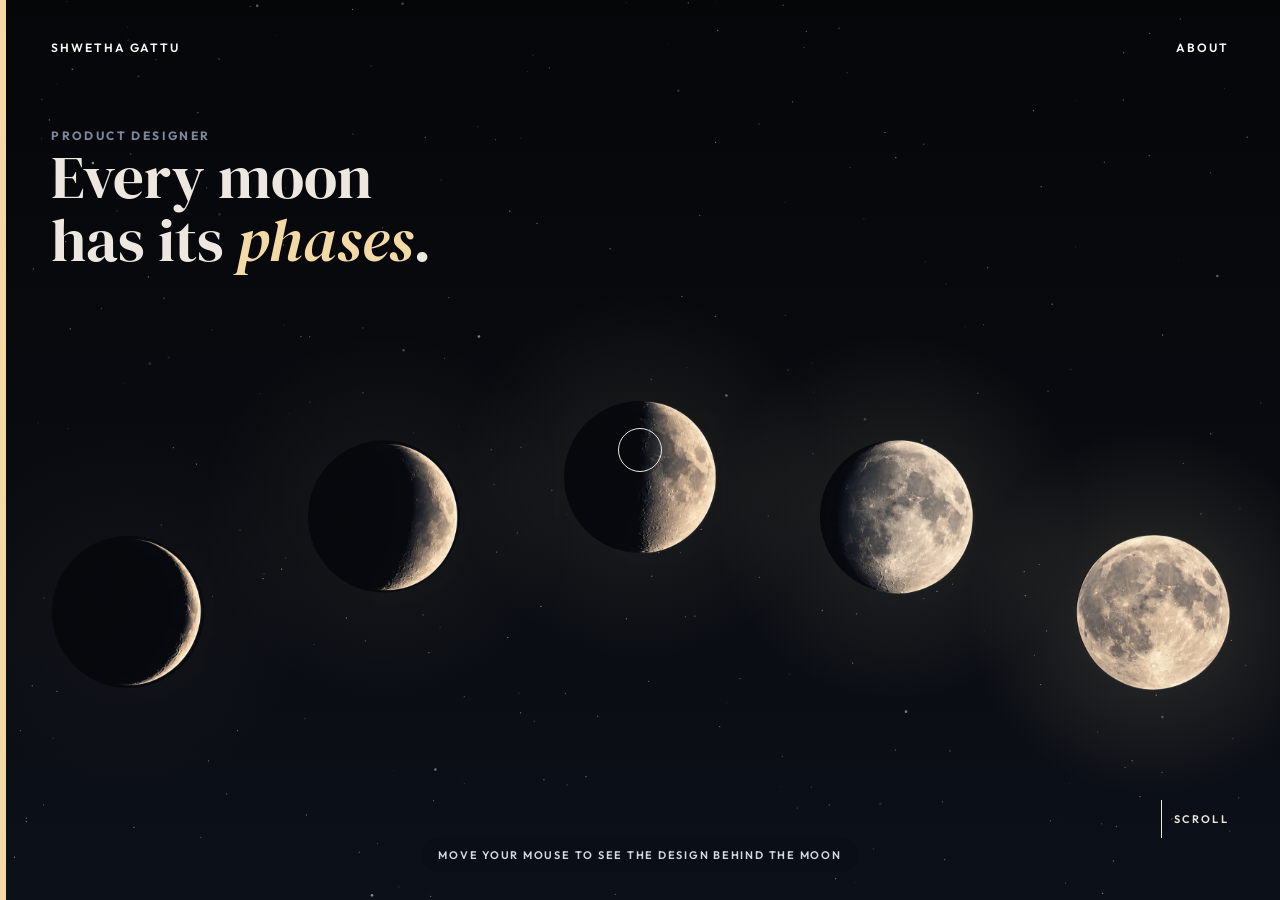
<file: index.html>
<!doctype html>
<html lang="en">
<head>
<meta charset="utf-8">
<meta name="viewport" content="width=device-width, initial-scale=1, viewport-fit=cover">
<title>Shwetha Gattu Portfolio</title>
<meta name="description" content="Shwetha Gattu is a product designer with 8+ years of UI/UX experience across healthcare, property and finance.">
<meta name="claude:viewport-fit-sides" content="cover">
<link rel="preconnect" href="https://fonts.googleapis.com">
<link rel="preconnect" href="https://fonts.gstatic.com" crossorigin>
<link rel="stylesheet" href="https://fonts.googleapis.com/css2?family=DM+Serif+Display:ital@0;1&family=Outfit:wght@300;400;500;600;700&display=swap">
<style>
/* Layout: one screen at a time, moved by wheel, swipe or keys.
   Intro (name + speech bubble) → one full-colour screen per project with a curved image track → contact. */
:root{
  --bg:#0D0D0D; --fg:#F4F2EE; --title:#6E8FB3; --strip:#6E8FB3;
  --f-display:"DM Serif Display",Georgia,"Times New Roman",serif;
  --f-body:"Outfit",system-ui,-apple-system,"Segoe UI",sans-serif;
  --ease:cubic-bezier(.77,0,.18,1); --out:cubic-bezier(.2,.8,.2,1);
  color-scheme:dark;
}
*{box-sizing:border-box}
html,body{height:100%;overflow:hidden;margin:0}
body{background:var(--bg);color:var(--fg);font-family:var(--f-body);-webkit-font-smoothing:antialiased;transition:background-color 1s var(--ease),color .8s var(--ease);touch-action:none}
a{color:inherit;text-decoration:none}
button{font:inherit;color:inherit;background:none;border:0;padding:0;cursor:pointer}
:focus-visible{outline:2px solid currentColor;outline-offset:4px;border-radius:2px}
.gut{padding-left:max(clamp(20px,4vw,80px),env(safe-area-inset-left,0px));padding-right:max(clamp(20px,4vw,80px),env(safe-area-inset-right,0px))}

/* coloured edge on the left, like the reference */
.strip{position:fixed;left:0;top:0;bottom:0;width:6px;background:var(--strip);z-index:30;transition:background-color 1s var(--ease)}

header{position:fixed;inset:0 0 auto;z-index:20;display:flex;justify-content:space-between;align-items:center;padding-top:calc(env(safe-area-inset-top,0px) + 40px);font-size:12px;font-weight:600;letter-spacing:.16em;text-transform:uppercase;transition:opacity .6s}
.brand{transition:opacity .6s}
header nav{display:flex;gap:32px}
header a{position:relative}
header a::after{content:"";position:absolute;left:0;right:0;bottom:-5px;height:1px;background:currentColor;transform:scaleX(0);transform-origin:right;transition:transform .5s var(--out)}
header a:hover::after{transform:scaleX(1);transform-origin:left}

.screen{position:fixed;inset:0;z-index:5;pointer-events:none;opacity:0;visibility:hidden;transition:opacity .7s var(--ease),visibility 0s .7s}
.screen.on{opacity:1;visibility:visible;pointer-events:auto;transition:opacity .9s var(--ease) .15s,visibility 0s}

/* intro: moon hero (drawn by moon.js) */
.moon,.moon canvas{position:absolute;inset:0;width:100%;height:100%;display:block}
.sr{position:absolute;width:1px;height:1px;overflow:hidden;clip:rect(0 0 0 0);white-space:nowrap;margin:0}
.peek{position:absolute;left:0;right:0;margin-inline:auto;width:max-content;max-width:calc(100vw - 32px);box-sizing:border-box;bottom:calc(env(safe-area-inset-bottom,0px) + 28px);font-size:11px;font-weight:600;letter-spacing:.16em;text-transform:uppercase;color:#D5D8E0;background:rgba(10,14,24,.72);-webkit-backdrop-filter:blur(8px);backdrop-filter:blur(8px);padding:10px 16px;border-radius:99px;white-space:nowrap;pointer-events:none;animation:fade 1s 1.2s var(--out) both}
.peek b{font-weight:600}.peek .t{display:none}
@media (hover:none){.peek .m{display:none}.peek .t{display:inline}}
#intro .hint{color:#EDE8DF}
/* name and links turn dark over the light reveal */
body.at-intro header{mix-blend-mode:difference;color:#fff}
@media (max-width:760px){#intro .hint{display:none}}
/* intro (old) */
#intro .in{position:absolute;inset:0;display:grid;grid-template-rows:auto 1fr auto;padding-block:calc(env(safe-area-inset-top,0px) + 40px) calc(env(safe-area-inset-bottom,0px) + 56px)}
.name{font-family:var(--f-display);font-weight:400;font-size:clamp(48px,6.6vw,104px);line-height:1;letter-spacing:-.02em;margin:0;color:var(--title)}
.name .w{display:inline-block;overflow:hidden;vertical-align:top;padding-bottom:.08em}
.name .c{display:inline-block;animation:up 1.1s var(--out) both}
@keyframes up{from{transform:translateY(105%)}to{transform:none}}
.role{margin:14px 0 0 3px;font-size:12px;font-weight:600;letter-spacing:.18em;text-transform:uppercase;animation:fade 1s .7s var(--out) both}
@keyframes fade{from{opacity:0;transform:translateY(12px)}to{opacity:1;transform:none}}
.bubble{align-self:end;justify-self:start;max-width:340px;background:#262626;color:#E9E6E1;border-radius:20px 20px 20px 4px;padding:18px 22px;font-size:14px;font-style:italic;line-height:1.45;animation:fade 1s 1.1s var(--out) both;min-height:3.7em}
.bubble span{display:block;transition:opacity .5s,transform .5s var(--out)}
.bubble span.out{opacity:0;transform:translateY(-8px)}
.hint{position:absolute;right:max(clamp(20px,4vw,80px),env(safe-area-inset-right,0px));bottom:calc(env(safe-area-inset-bottom,0px) + 62px);font-size:11px;font-weight:600;letter-spacing:.2em;text-transform:uppercase;opacity:.5;display:flex;align-items:center;gap:12px;animation:fade 1s 1.4s var(--out) both}
.hint i{width:1px;height:38px;background:currentColor;transform-origin:top;animation:drip 1.8s var(--ease) infinite}
@keyframes drip{0%{transform:scaleY(0)}50%{transform:scaleY(1);transform-origin:top}51%{transform-origin:bottom}100%{transform:scaleY(0);transform-origin:bottom}}

/* project screens */
#gl,#fallback{position:fixed;inset:0;width:100%;height:100%;z-index:3;pointer-events:none;opacity:0;transition:opacity .8s var(--ease)}
body.at-work #gl,body.at-work #fallback{opacity:1}
#fallback{perspective:1400px}
#fallback figure{position:absolute;margin:0;border-radius:2px;overflow:hidden;transform-origin:50% 50%;transition:transform 1.2s var(--ease),filter 1s,top 1.2s var(--ease)}
#fallback img{width:100%;height:100%;object-fit:cover;display:block}
#fallback figure::after{content:"";position:absolute;inset:0;background:var(--bg);opacity:var(--tint,0);transition:opacity 1s,background-color 1s}

#work{z-index:6;pointer-events:none}
#work.on .copy a,#work.on .dots button,#work.on .hit{pointer-events:auto}
#work .copy{position:absolute;left:max(clamp(20px,4vw,80px),env(safe-area-inset-left,0px));top:50%;transform:translateY(-50%);width:min(44vw,560px);display:grid;gap:26px}
.tstack{display:grid}
.tstack h2{grid-area:1/1;align-self:end;margin:0;font-family:var(--f-display);font-weight:400;font-size:clamp(60px,8.4vw,132px);line-height:.95;letter-spacing:-.02em;color:var(--title);transition:color 1s var(--ease)}
.tstack .w{display:inline-block;overflow:hidden;vertical-align:top;padding-bottom:.1em;margin-bottom:-.1em}
.tstack .c{display:inline-block;transform:translateY(110%)}
.dstack{display:grid}
.dstack p{grid-area:1/1;margin:0;font-size:clamp(16px,1.35vw,19px);line-height:1.55;font-weight:300;max-width:40ch;opacity:0;transform:translateY(14px);transition:opacity .5s var(--out),transform .5s var(--out)}
.dstack p.on{opacity:1;transform:none;transition-delay:.45s}
.open{justify-self:start;display:inline-flex;align-items:center;gap:12px;font-size:12px;font-weight:600;letter-spacing:.18em;text-transform:uppercase;opacity:0;transform:translateY(10px);transition:opacity .5s,transform .5s var(--out)}
#work.on .open{opacity:1;transform:none;transition-delay:.6s}
.open svg{color:var(--title);transition:transform .4s var(--out)}
.open:hover svg{transform:translateX(5px)}
.hit{position:absolute;z-index:4;display:block;-webkit-user-drag:none;user-select:none}

.dots{position:absolute;right:max(clamp(20px,4vw,80px),env(safe-area-inset-right,0px));top:50%;transform:translateY(-50%);display:grid;gap:12px;z-index:7}
.dots button{width:6px;height:14px;border-radius:3px;background:currentColor;opacity:.35;transition:opacity .4s,height .5s var(--out)}
.dots button[aria-current="true"]{opacity:1;height:24px;background:var(--title)}
.dots button:hover{opacity:.8}
.count{position:absolute;left:max(clamp(20px,4vw,80px),env(safe-area-inset-left,0px));bottom:calc(env(safe-area-inset-bottom,0px) + 44px);font-size:12px;font-weight:600;letter-spacing:.18em;font-variant-numeric:tabular-nums;opacity:.6}

/* contact */
#contact .in{position:absolute;inset:0;display:grid;align-content:center;gap:36px;padding-block:120px 56px}
.big{font-family:var(--f-display);font-weight:400;font-size:clamp(48px,8vw,128px);line-height:.98;letter-spacing:-.02em;margin:0;color:var(--title);text-wrap:balance}
.links{display:flex;flex-wrap:wrap;gap:14px 40px;font-size:clamp(18px,2vw,24px)}
.links a{position:relative;padding-bottom:3px}
.links a::after{content:"";position:absolute;left:0;right:0;bottom:0;height:1px;background:currentColor;transform:scaleX(.25);transform-origin:left;transition:transform .5s var(--out)}
.links a:hover::after{transform:scaleX(1)}
.back{justify-self:start;font-size:12px;font-weight:600;letter-spacing:.18em;text-transform:uppercase;opacity:.6}
.back:hover{opacity:1}

/* curtain + cursor */
.curtain{position:fixed;inset:0;z-index:40;pointer-events:none;background:#D4D4D4;clip-path:inset(100% 0 0 0)}
.curtain.out{animation:rise .8s var(--ease) both}
.curtain.fadein{clip-path:none;animation:fadein .5s ease both}
@keyframes fadein{from{opacity:0}to{opacity:1}}
body.opening #work .copy,body.opening .dots,body.opening .count,body.opening header,body.opening .strip{opacity:0;transition:opacity .45s var(--ease)}
body.opening .cursor{opacity:0}
@keyframes rise{from{clip-path:inset(100% 0 0 0)}to{clip-path:inset(0 0 0 0)}}
.cursor{position:fixed;left:0;top:0;z-index:50;width:44px;height:44px;margin:-22px 0 0 -22px;border-radius:50%;border:1px solid currentColor;pointer-events:none;display:grid;place-items:center;transition:width .4s var(--out),height .4s var(--out),margin .4s var(--out),background-color .4s,border-color .4s;opacity:0}
.cursor span{font-size:10px;font-weight:600;letter-spacing:.16em;text-transform:uppercase;opacity:0;transition:opacity .3s;color:var(--bg)}
.cursor.big{width:96px;height:96px;margin:-48px 0 0 -48px;background:var(--fg);border-color:var(--fg)}
.cursor.big span{opacity:1}
.cursor.link{width:16px;height:16px;margin:-8px 0 0 -8px;background:currentColor}
@media (hover:hover) and (pointer:fine){.cursor{opacity:1} body,a,button{cursor:none}}

@media (max-width:760px){
  #work .copy{top:auto;bottom:calc(env(safe-area-inset-bottom,0px) + 70px);transform:none;width:auto;right:max(20px,env(safe-area-inset-right,0px));gap:16px}
  .tstack h2{font-size:clamp(46px,13vw,64px)}
  .dots{top:calc(env(safe-area-inset-top,0px) + 110px);transform:none;grid-auto-flow:column}
  .dots button{width:14px;height:6px}
  .dots button[aria-current="true"]{width:24px;height:6px}
  .count{display:none}
  header{padding-top:calc(env(safe-area-inset-top,0px) + 26px)}
}
@media (prefers-reduced-motion:reduce){
  .peek,.hint,.hint i{animation:none}
  .screen,#gl,#fallback{transition-duration:.01s!important}
}
</style>
</head>
<body class="at-intro">
<div class="strip" aria-hidden="true"></div>
<header class="gut">
  <a class="brand" href="#" id="home">Shwetha Gattu</a>
  <nav aria-label="Main"><a class="pt" href="about.html">About</a></nav>
</header>

<main>
  <section class="screen on" id="intro" aria-label="Introduction">
    <div id="moon" class="moon"></div>
    <h1 class="sr">Shwetha Gattu, product designer. Every moon has its phases. So does every design: listen, sketch, wireframe, design, launch.</h1>
    <span class="peek" aria-hidden="true"><b class="m">Move your mouse to see the design behind the moon</b><b class="t">Touch to see the design</b></span>
    <span class="hint" aria-hidden="true"><i></i>Scroll</span>
  </section>

  <canvas id="gl" aria-hidden="true"></canvas>
  <div id="fallback" aria-hidden="true" hidden></div>

  <section class="screen" id="work" aria-label="Selected projects">
    <a class="hit pt" id="hit" draggable="false" href="merck.html" aria-label="Open the Merck case study"></a>
    <div class="copy">
      <div class="tstack" id="tstack"></div>
      <div class="dstack" id="dstack"></div>
      <a class="open pt" id="open" href="merck.html">Open case study <svg width="16" height="12" viewBox="0 0 16 12" fill="none" aria-hidden="true"><path d="M0 6h14M9 1l5 5-5 5" stroke="currentColor" stroke-width="1.5"/></svg></a>
    </div>
    <nav class="dots" id="dots" aria-label="Projects"></nav>
    <span class="count" id="count">01 / 03</span>
  </section>

  <section class="screen" id="contact" aria-label="Contact">
    <div class="in gut">
      <h2 class="big">Let’s get to know each other.</h2>
      <div class="links">
        <a href="https://www.linkedin.com/in/shwetha-gattu-ab0286190/">LinkedIn</a>
        <a href="https://www.behance.net/shwethagatb5f4">Behance</a>
        <a href="https://www.instagram.com/shwe.uix/">Instagram</a>
        <a class="pt" href="about.html">About me</a>
      </div>
      <button class="back" id="back" type="button">↑ Back to start</button>
    </div>
  </section>
</main>
<div class="curtain" id="curtain" aria-hidden="true"></div>
<div class="cursor" id="cursor" aria-hidden="true"><span>View</span></div>

<script>
(function(){
const INTRO={bg:'#0A0E18',fg:'#EDE8DF',title:'#F2D9A6'};
const P=[
 {name:'Merck',href:'merck.html',img:'merck-home.webp',hero:'#D3DDDA',bg:'#E7EFED',fg:'#14211F',title:'#0F7A6E',
  desc:'A medical portal that gives healthcare professionals one trusted place for information, storage guidance and expert support.'},
 {name:'Property Advisor',href:'property-advisor.html',img:'pa-home2.webp',hero:'#D4D8DF',bg:'#2E4466',fg:'#F1ECE3',title:'#EBD9BA',
  desc:'A real estate platform with verified listings, transparent pricing and direct contact with builders, so buyers can trust what they see.'},
 {name:'Monzo',href:'monzo.html',img:'monzo-home.webp',hero:'#E4D6D3',bg:'#FFFFFF',fg:'#14233C',title:'#FF4F40',
  desc:'A redesign of Monzo’s sign-up that tells newcomers what went wrong and how to fix it, instead of a dead end.'}
];
const CONTACT={bg:'#141414',fg:'#F4F2EE',title:'#E9E6E1'};
const reduce=matchMedia('(prefers-reduced-motion: reduce)').matches;
const $=id=>document.getElementById(id), root=document.documentElement, body=document.body;
const screens={intro:$('intro'),work:$('work'),contact:$('contact')};

/* titles, descriptions, dots */
const tstack=$('tstack'),dstack=$('dstack'),dots=$('dots'),open=$('open'),hit=$('hit');
const titles=P.map((p,i)=>{const h=document.createElement('h2');h.setAttribute('aria-hidden',i?'true':'false');
  p.name.split(' ').forEach((wd,wi,a)=>{const w=document.createElement('span');w.className='w';[...wd].forEach(ch=>{const c=document.createElement('span');c.className='c';c.textContent=ch;w.appendChild(c)});h.appendChild(w);if(wi<a.length-1)h.appendChild(document.createTextNode(' '))});
  tstack.appendChild(h);const d=document.createElement('p');d.textContent=p.desc;dstack.appendChild(d);
  const b=document.createElement('button');b.type='button';b.setAttribute('aria-label',p.name);b.addEventListener('click',()=>go(i+1));dots.appendChild(b);return h});
function roll(i,inn,dir){const cs=[...titles[i].querySelectorAll('.c')];
  cs.forEach((c,k)=>{if(inn){c.style.transition='none';c.style.transform=`translateY(${dir>0?110:-110}%)`;c.offsetWidth;
      c.style.transition=`transform ${reduce?.01:.9}s cubic-bezier(.2,.8,.2,1) ${reduce?0:.3+k*.04}s`;c.style.transform='none'}
    else{c.style.transition=`transform ${reduce?.01:.55}s cubic-bezier(.77,0,.18,1) ${reduce?0:k*.02}s`;c.style.transform=`translateY(${dir>0?-110:110}%)`}});
  titles[i].setAttribute('aria-hidden',inn?'false':'true');}

function theme(t){root.style.setProperty('--bg',t.bg);root.style.setProperty('--fg',t.fg);root.style.setProperty('--title',t.title);root.style.setProperty('--strip',t.title)}

/* ---------- curved image track (WebGL, with a CSS 3D fallback) ---------- */
const canvas=$('gl');let gl=null;try{gl=canvas.getContext('webgl',{alpha:true,premultipliedAlpha:false,antialias:true})}catch(e){}
const T={pos:0,target:0,vel:0,bgc:[.05,.05,.05],bgt:[.05,.05,.05],t:0,hov:0,hovT:0,mx:.5,my:.5};
let prog,U={},tex=[],imgs=[],grid,gridN=0,ready=false;
const VS=`precision highp float;attribute vec2 a;uniform vec2 uR;uniform vec4 uRect;uniform float uBend,uRot,uVel,uT;varying vec2 vUv;varying float vDepth;
void main(){vUv=a;vec2 p=a-.5;float x=p.x*uRect.z,y=-p.y*uRect.w;
 float z=-uBend*(p.x*p.x)*uRect.z*.55+uVel*sin(a.y*3.14159)*260.+uVel*sin(a.x*6.2832+uT*3.)*40.;
 float c=cos(uRot),s=sin(uRot);vec3 q=vec3(x*c+z*s,y,-x*s+z*c);
 q.y+=q.x*-.06;q.x+=y*uVel*.18;
 float k=1400./(1400.-q.z);vec2 sp=vec2(uRect.x+q.x*k,uRect.y-q.y*k);
 vDepth=k;gl_Position=vec4(sp.x/uR.x*2.-1.,1.-sp.y/uR.y*2.,0.,1.);}`;
const FS=`#ifdef GL_FRAGMENT_PRECISION_HIGH
precision highp float;
#else
precision mediump float;
#endif
varying vec2 vUv;varying float vDepth;uniform sampler2D t;uniform float uTA,uRA,uTint,uVel,uHov,uT;uniform vec3 uBg;uniform vec2 uM;
void main(){vec2 s=uRA>uTA?vec2(1.,uTA/uRA):vec2(uRA/uTA,1.);vec2 uv=(vUv-.5)*s*(.94+.06*(1.-uTint))+.5;
 float d=distance(vUv,uM);uv+=normalize(vUv-uM+.0001)*sin(d*26.-uT*5.)*.004*uHov*exp(-d*3.);
 float sh=uVel*.03;vec3 c=vec3(texture2D(t,uv+vec2(sh,0)).r,texture2D(t,uv).g,texture2D(t,uv-vec2(sh,0)).b);
 float l=dot(c,vec3(.299,.587,.114));c=mix(c,vec3(l),uTint);c=mix(c,uBg,uTint*.45);c*=.92+.08*clamp((vDepth-.9)*4.,0.,1.);gl_FragColor=vec4(c,1.);}`;
function sh(type,src){const s=gl.createShader(type);gl.shaderSource(s,src);gl.compileShader(s);if(!gl.getShaderParameter(s,gl.COMPILE_STATUS))throw gl.getShaderInfoLog(s);return s}
function initGL(){
  prog=gl.createProgram();gl.attachShader(prog,sh(gl.VERTEX_SHADER,VS));gl.attachShader(prog,sh(gl.FRAGMENT_SHADER,FS));gl.linkProgram(prog);if(!gl.getProgramParameter(prog,gl.LINK_STATUS))throw gl.getProgramInfoLog(prog);gl.useProgram(prog);
  const N=40,v=[];for(let j=0;j<N;j++)for(let i=0;i<N;i++){const a=i/N,b=j/N,c=(i+1)/N,d=(j+1)/N;v.push(a,b,c,b,a,d,c,b,c,d,a,d)}
  gridN=v.length/2;grid=gl.createBuffer();gl.bindBuffer(gl.ARRAY_BUFFER,grid);gl.bufferData(gl.ARRAY_BUFFER,new Float32Array(v),gl.STATIC_DRAW);
  const al=gl.getAttribLocation(prog,'a');gl.enableVertexAttribArray(al);gl.vertexAttribPointer(al,2,gl.FLOAT,false,0,0);
  ['uR','uRect','uBend','uRot','uVel','t','uTA','uRA','uTint','uBg','uHov','uM','uT'].forEach(n=>U[n]=gl.getUniformLocation(prog,n));
  tex=imgs.map(im=>{const t=gl.createTexture();gl.bindTexture(gl.TEXTURE_2D,t);gl.texImage2D(gl.TEXTURE_2D,0,gl.RGBA,gl.RGBA,gl.UNSIGNED_BYTE,im);
    gl.texParameteri(gl.TEXTURE_2D,gl.TEXTURE_WRAP_S,gl.CLAMP_TO_EDGE);gl.texParameteri(gl.TEXTURE_2D,gl.TEXTURE_WRAP_T,gl.CLAMP_TO_EDGE);gl.texParameteri(gl.TEXTURE_2D,gl.TEXTURE_MIN_FILTER,gl.LINEAR);return t});
}
let L={};
function layout(){
  const W=innerWidth,H=innerHeight,mob=W<760;
  const w=mob?W*.86:Math.min(W*.42,720),h=w*.66;
  L={W,H,w,h,cx:mob?W/2:W*.69,cy:mob?H*.33:H*.47,gap:mob?H*.75:h*1.16,mob};
  const dpr=Math.min(devicePixelRatio||1,2);canvas.width=W*dpr;canvas.height=H*dpr;if(gl)gl.viewport(0,0,canvas.width,canvas.height);
  Object.assign(hit.style,{left:(L.cx-w/2)+'px',top:(L.cy-h/2)+'px',width:w+'px',height:h+'px'});
}
function hex(c){const n=parseInt(c.slice(1),16);return[(n>>16&255)/255,(n>>8&255)/255,(n&255)/255]}
function frame(now){
  T.t=now/1000;const prev=T.pos;T.pos+=(T.target-T.pos)*(reduce||T.drag?(T.drag?.4:1):.075);T.vel+=((T.pos-prev)*12-T.vel)*.18;
  T.hov+=(T.hovT-T.hov)*.08;for(let k=0;k<3;k++)T.bgc[k]+=(T.bgt[k]-T.bgc[k])*.06;
  const vel=reduce?0:Math.max(-1,Math.min(1,T.vel));
  if(gl&&ready){
    gl.clearColor(0,0,0,0);gl.clear(gl.COLOR_BUFFER_BIT);
    const dpr=canvas.width/innerWidth;gl.uniform2f(U.uR,canvas.width,canvas.height);gl.uniform3f(U.uBg,...T.bgc);gl.uniform1f(U.uT,T.t);
    const o=openE();
    P.forEach((p,i)=>{const d=i-T.pos;if(Math.abs(d)>1.8)return;if(o>0&&i!==T.openI)return;
      const y=L.cy+d*L.gap,ad=Math.min(1,Math.abs(d))*(1-o);
      const cx=L.cx+(innerWidth/2-L.cx)*o,cy=y+(innerHeight/2-y)*o,w=L.w+(innerWidth-L.w)*o,h=L.h+(innerHeight-L.h)*o;
      gl.activeTexture(gl.TEXTURE0);gl.bindTexture(gl.TEXTURE_2D,tex[i]);gl.uniform1i(U.t,0);
      gl.uniform4f(U.uRect,cx*dpr,cy*dpr,w*dpr,h*dpr);
      gl.uniform1f(U.uBend,((L.mob?.18:.32)+Math.abs(vel)*.4)*(1-o)+Math.sin(o*3.1416)*.25);gl.uniform1f(U.uRot,(L.mob?-.08:-.22-d*.05)*(1-o));gl.uniform1f(U.uVel,vel*(1-o));
      gl.uniform1f(U.uTA,imgs[i].naturalWidth/imgs[i].naturalHeight);gl.uniform1f(U.uRA,w/h);gl.uniform1f(U.uTint,ad);
      gl.uniform1f(U.uHov,i===Math.round(T.pos)?T.hov:0);gl.uniform2f(U.uM,T.mx,T.my);
      gl.drawArrays(gl.TRIANGLES,0,gridN)});
  }else if(ready&&T.openI<0){
    figs.forEach((f,i)=>{const d=i-T.pos;f.style.width=L.w+'px';f.style.height=L.h+'px';f.style.left=(L.cx-L.w/2)+'px';f.style.top=(L.cy-L.h/2+d*L.gap)+'px';
      f.style.transform=`rotateY(${L.mob?-6:-16}deg) rotateX(${vel*-8}deg) skewY(-2deg)`;f.style.setProperty('--tint',Math.min(1,Math.abs(d))*.62)})
  }
  requestAnimationFrame(frame);
}
let figs=[];
/* open a project: the image flattens and grows to fill the screen, then the case study loads */
T.openI=-1;T.open0=0;
function openE(){if(T.openI<0)return 0;const t=Math.min(1,(performance.now()-T.open0)/950);return t<.5?4*t*t*t:1-Math.pow(-2*t+2,3)/2}
function openProject(i,href){
  if(T.openI>=0)return;
  if(reduce){location.href=href;return}
  T.openI=i;T.open0=performance.now();T.hovT=0;body.classList.add('opening');
  if(!gl&&figs[i]){const f=figs[i];f.style.transition='all .95s cubic-bezier(.77,0,.18,1)';Object.assign(f.style,{left:'0px',top:'0px',width:innerWidth+'px',height:innerHeight+'px',transform:'none'});f.style.setProperty('--tint',0);figs.forEach((g,k)=>{if(k!==i)g.style.opacity=0})}
  setTimeout(()=>{const c=document.getElementById('curtain');c.style.background=P[i].hero;c.className='curtain fadein'},900);
  setTimeout(()=>{location.href=href},1400);
}
[hit,open].forEach(a=>a.addEventListener('click',e=>{if(e.defaultPrevented||e.metaKey||e.ctrlKey)return;e.preventDefault();e.stopImmediatePropagation();openProject(cur,a.getAttribute('href'))}));

/* ---------- steps: 0 intro, 1..3 projects, 4 contact ---------- */
let step=0,busy=false,cur=-1;
const secOf=k=>k===0?'intro':k===P.length+1?'contact':'work';
function setProject(i,dir){
  if(cur>=0&&cur!==i)roll(cur,false,dir);roll(i,true,dir);cur=i;
  [...dstack.children].forEach((d,k)=>d.classList.toggle('on',k===i));
  [...dots.children].forEach((b,k)=>b.setAttribute('aria-current',k===i?'true':'false'));
  open.href=hit.href=P[i].href;hit.setAttribute('aria-label','Open the '+P[i].name+' case study');
  $('count').textContent=String(i+1).padStart(2,'0')+' / '+String(P.length).padStart(2,'0');
}
function go(n){
  n=Math.max(0,Math.min(P.length+1,n));if(n===step||busy)return;
  const from=step,dir=n>from?1:-1;step=n;busy=true;setTimeout(()=>busy=false,reduce?250:1000);
  const s=secOf(n);Object.entries(screens).forEach(([k,el])=>{const on=k===s;el.classList.toggle('on',on);el.inert=!on;on?el.removeAttribute('aria-hidden'):el.setAttribute('aria-hidden','true')});
  body.classList.toggle('at-intro',s==='intro');body.classList.toggle('at-work',s==='work');
  const t=s==='intro'?INTRO:s==='contact'?CONTACT:P[n-1];theme(t);T.bgt=hex(t.bg);
  if(s==='work'){setProject(n-1,dir);T.target=n-1}else T.target=s==='intro'?-1.2:P.length+.2;
}
screens.work.inert=true;screens.contact.inert=true;
let wl=false,wt;
addEventListener('wheel',e=>{e.preventDefault();clearTimeout(wt);wt=setTimeout(()=>wl=false,220);if(wl||busy){wl=true;return}if(Math.abs(e.deltaY)<6)return;wl=true;go(step+(e.deltaY>0?1:-1))},{passive:false});
let ty=null;addEventListener('touchstart',e=>{ty=e.touches[0].clientY},{passive:true});
addEventListener('touchend',e=>{if(ty===null||T.drag||dragMoved)return;const d=ty-e.changedTouches[0].clientY;if(Math.abs(d)>40)go(step+(d>0?1:-1));ty=null});
/* flick the image: grab, drag, release */
let dragY=0,dragPos=0,dragMoved=false,lastY=0,lastT=0,flickV=0;
function onImg(x,y){return step>0&&step<=P.length&&Math.abs(x-L.cx)<L.w/2&&Math.abs(y-L.cy)<L.h/2}
addEventListener('pointerdown',e=>{if(!onImg(e.clientX,e.clientY)||busy)return;T.drag=true;dragMoved=false;dragY=lastY=e.clientY;lastT=performance.now();dragPos=T.target;flickV=0;
});
addEventListener('pointermove',e=>{if(!T.drag)return;const dy=e.clientY-dragY;if(Math.abs(dy)>6)dragMoved=true;
  const now=performance.now();flickV=(e.clientY-lastY)/Math.max(1,now-lastT);lastY=e.clientY;lastT=now;
  T.target=Math.max(-.4,Math.min(P.length-.6,dragPos-dy/L.gap*1.1))});
function endDrag(){if(!T.drag)return;T.drag=false;const moved=T.target-dragPos;
  const dir=(Math.abs(moved)>.18||Math.abs(flickV)>.45)?(Math.abs(moved)>.18?Math.sign(moved):-Math.sign(flickV)):0;
  const n=Math.max(1,Math.min(P.length,step+dir));if(n!==step&&dir)go(n);else T.target=step-1;}
addEventListener('pointerup',endDrag);addEventListener('pointercancel',endDrag);
hit.addEventListener('click',e=>{if(dragMoved){e.preventDefault();e.stopImmediatePropagation();dragMoved=false}},true);
addEventListener('keydown',e=>{if(['ArrowDown','PageDown',' '].includes(e.key)){e.preventDefault();go(step+1)}if(['ArrowUp','PageUp'].includes(e.key)){e.preventDefault();go(step-1)}});
$('home').addEventListener('click',e=>{e.preventDefault();go(0)});$('back').addEventListener('click',()=>go(0));

/* curtain to the next page */
document.querySelectorAll('a.pt').forEach(a=>a.addEventListener('click',e=>{if(reduce||e.metaKey||e.ctrlKey)return;e.preventDefault();
  $('curtain').style.background=a.getAttribute('href')==='about.html'?'#1B1B1B':'#D4D4D4';$('curtain').className='curtain out';setTimeout(()=>location.href=a.href,760)}));
addEventListener('pageshow',e=>{$('curtain').className='curtain';if(e.persisted&&T.openI>=0){T.openI=-1;body.classList.remove('opening')}});

/* cursor */
const cu=$('cursor');let cx=innerWidth/2,cy=innerHeight/2,tx=cx,ty2=cy;
addEventListener('pointermove',e=>{tx=e.clientX;ty2=e.clientY;
  const inImg=step>0&&step<=P.length&&Math.abs(e.clientX-L.cx)<L.w/2&&Math.abs(e.clientY-L.cy)<L.h/2;
  T.hovT=inImg?1:0;if(inImg){T.mx=(e.clientX-L.cx)/L.w+.5;T.my=(e.clientY-L.cy)/L.h+.5}
  const over=e.target.closest&&e.target.closest('a,button');cu.classList.toggle('big',inImg);cu.classList.toggle('link',!!over&&!inImg)});
(function loop(){cx+=(tx-cx)*.2;cy+=(ty2-cy)*.2;cu.style.transform=`translate3d(${cx}px,${cy}px,0)`;requestAnimationFrame(loop)})();

/* boot */
T.pos=T.target=-1.2;theme(INTRO);layout();addEventListener('resize',layout);
/* arriving from 'See my work': open straight on the first project */
if(location.hash==='#work'){go(1);T.pos=0;history.replaceState(null,'',location.pathname)}
Promise.all(P.map(p=>new Promise(r=>{const im=new Image();im.onload=()=>r(im);im.onerror=()=>r(null);im.src=p.img}))).then(list=>{
  imgs=list;let ok=gl&&list.every(Boolean);
  if(ok){try{initGL()}catch(e){ok=false}}
  if(!ok){gl=null;canvas.hidden=true;const fb=$('fallback');fb.hidden=false;
    figs=P.map((p,i)=>{const f=document.createElement('figure');const im=document.createElement('img');im.src=p.img;im.alt='';f.appendChild(im);fb.appendChild(f);return f})}
  ready=true;requestAnimationFrame(frame);
});
})();
</script>
<script src="moon.js"></script>
</body>
</html>
</file>
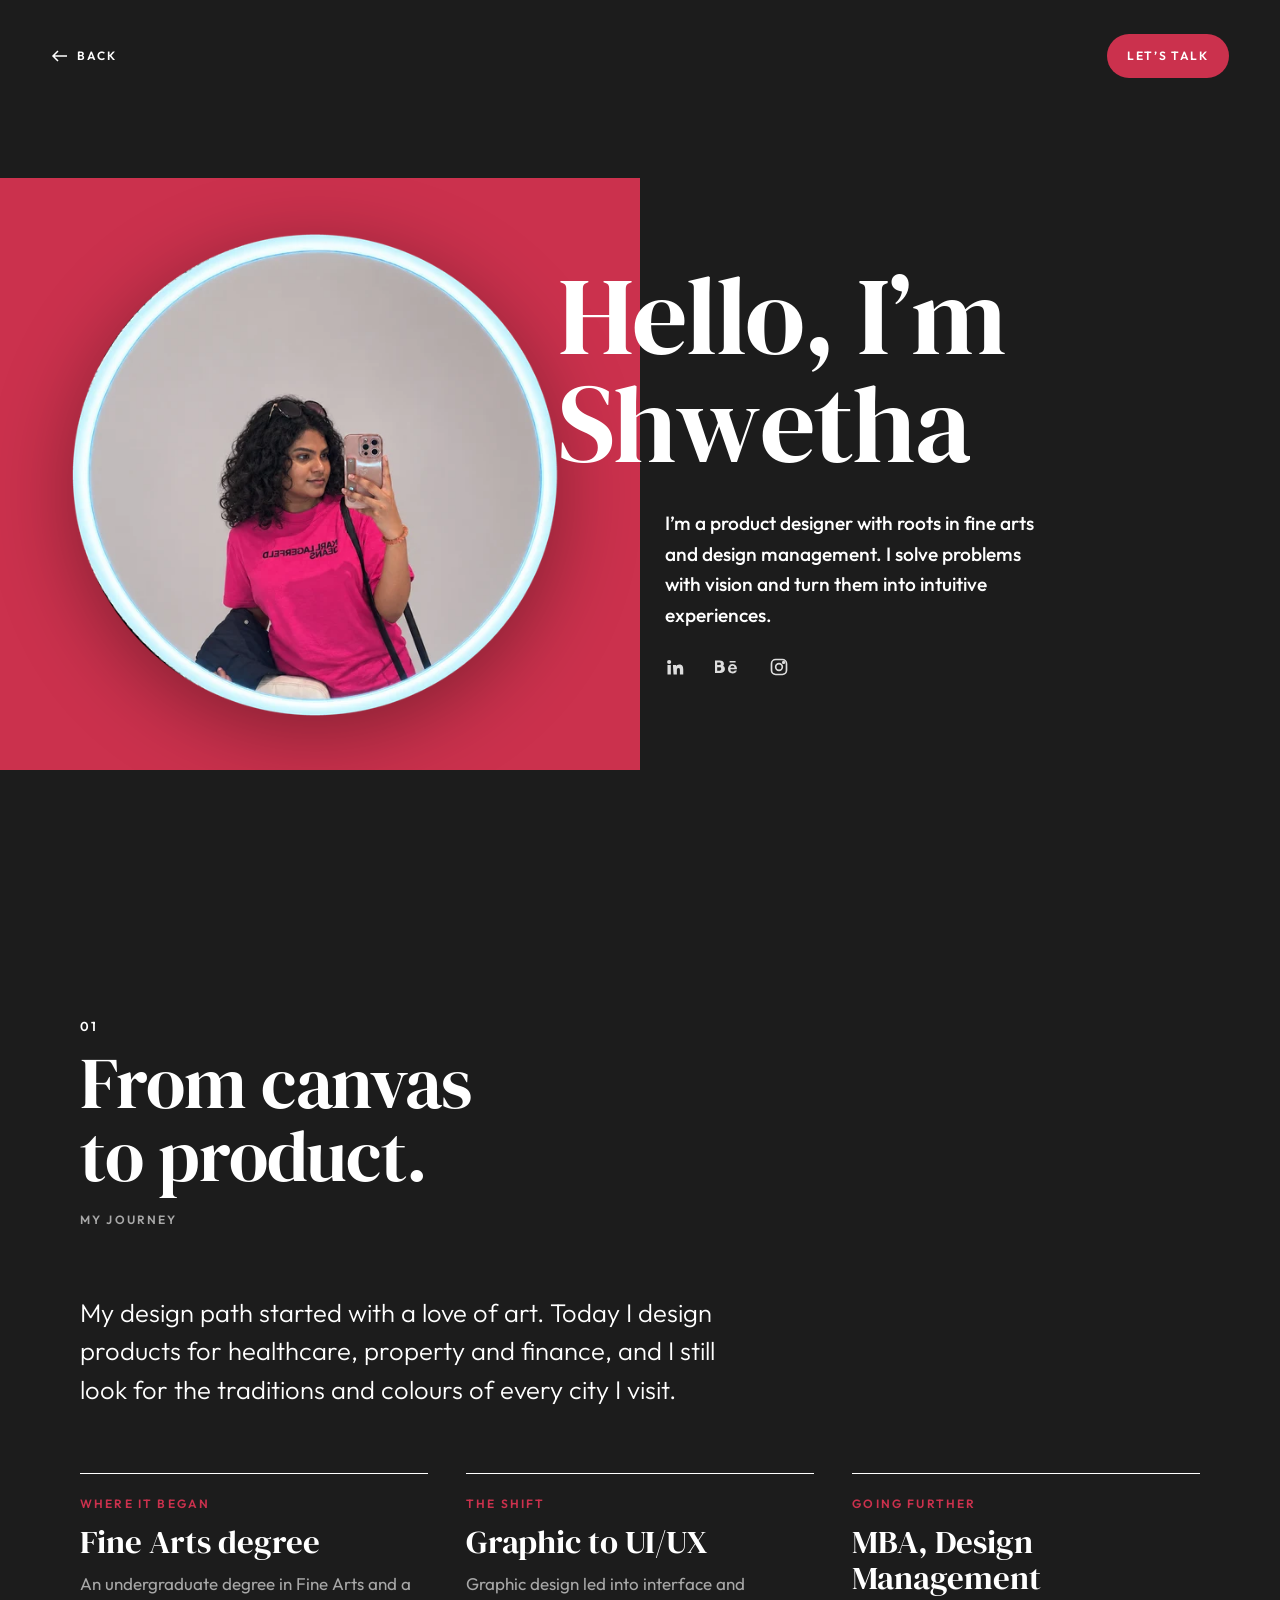
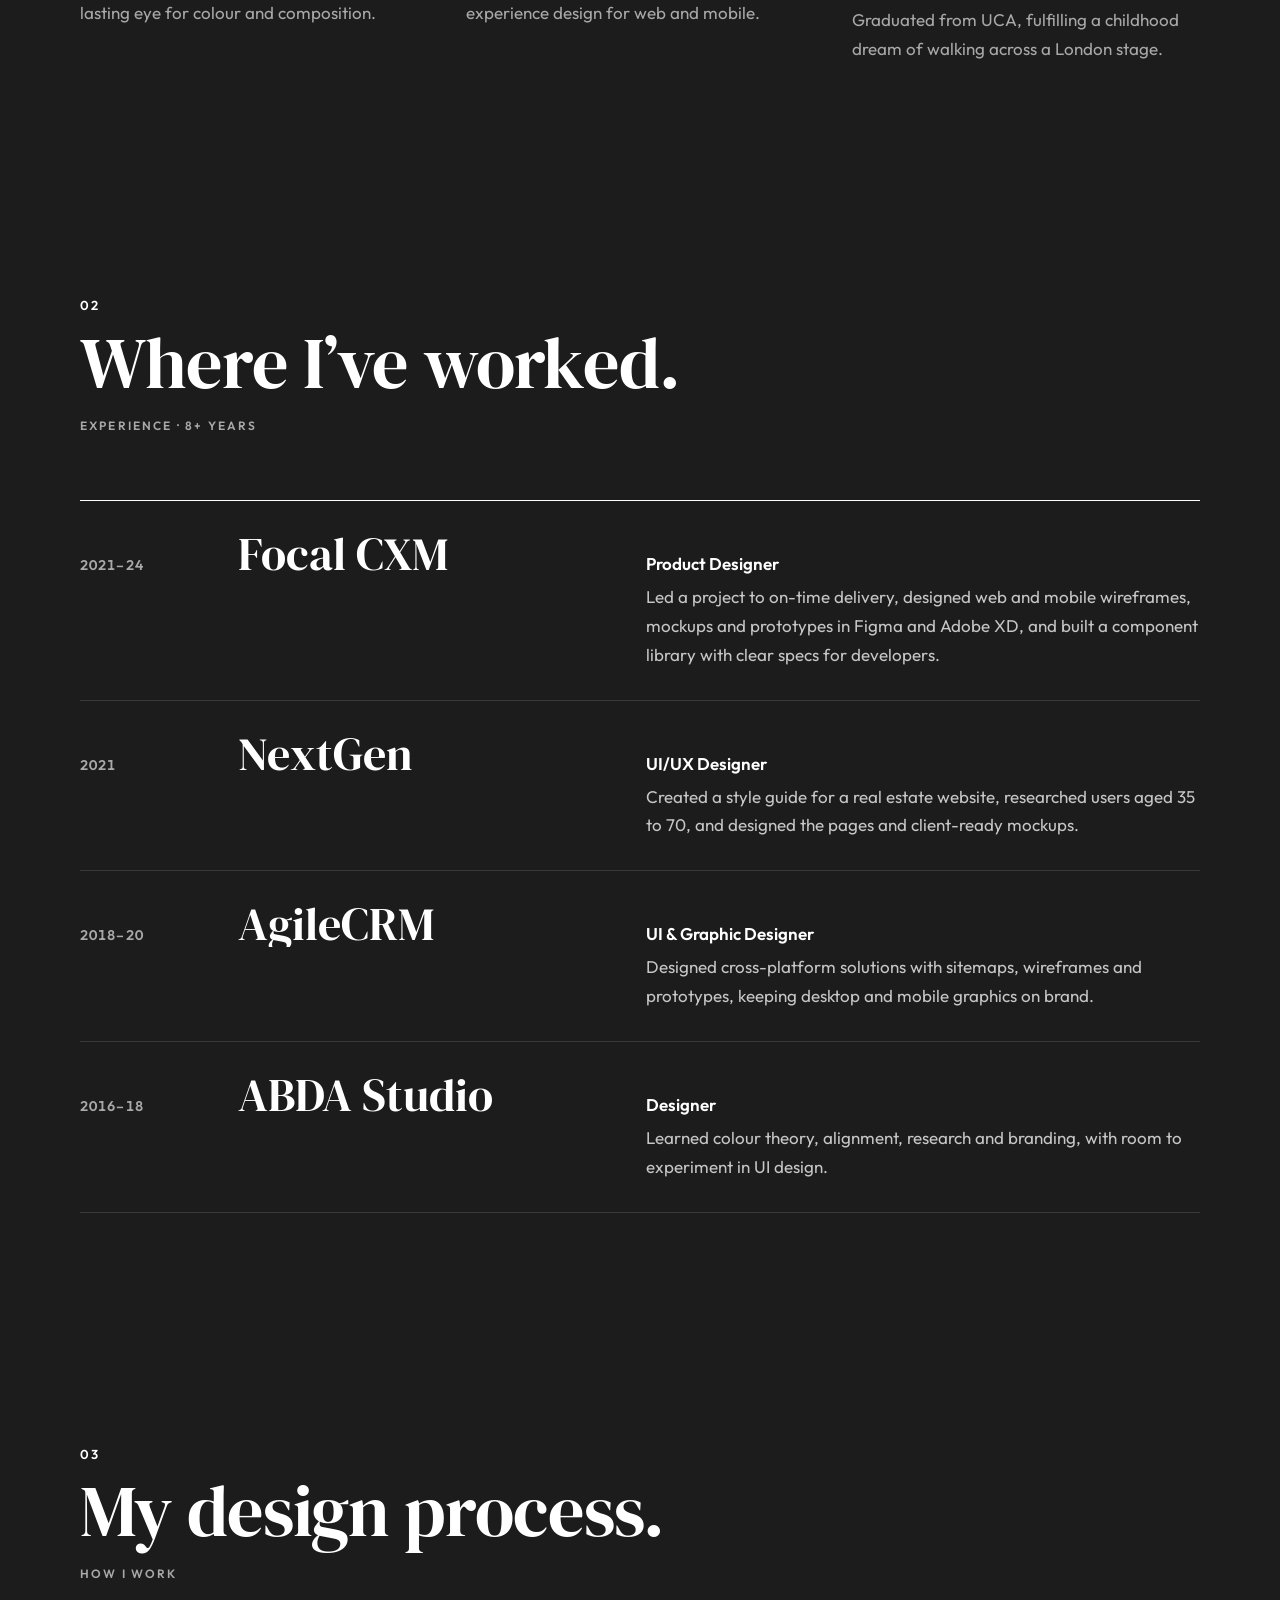
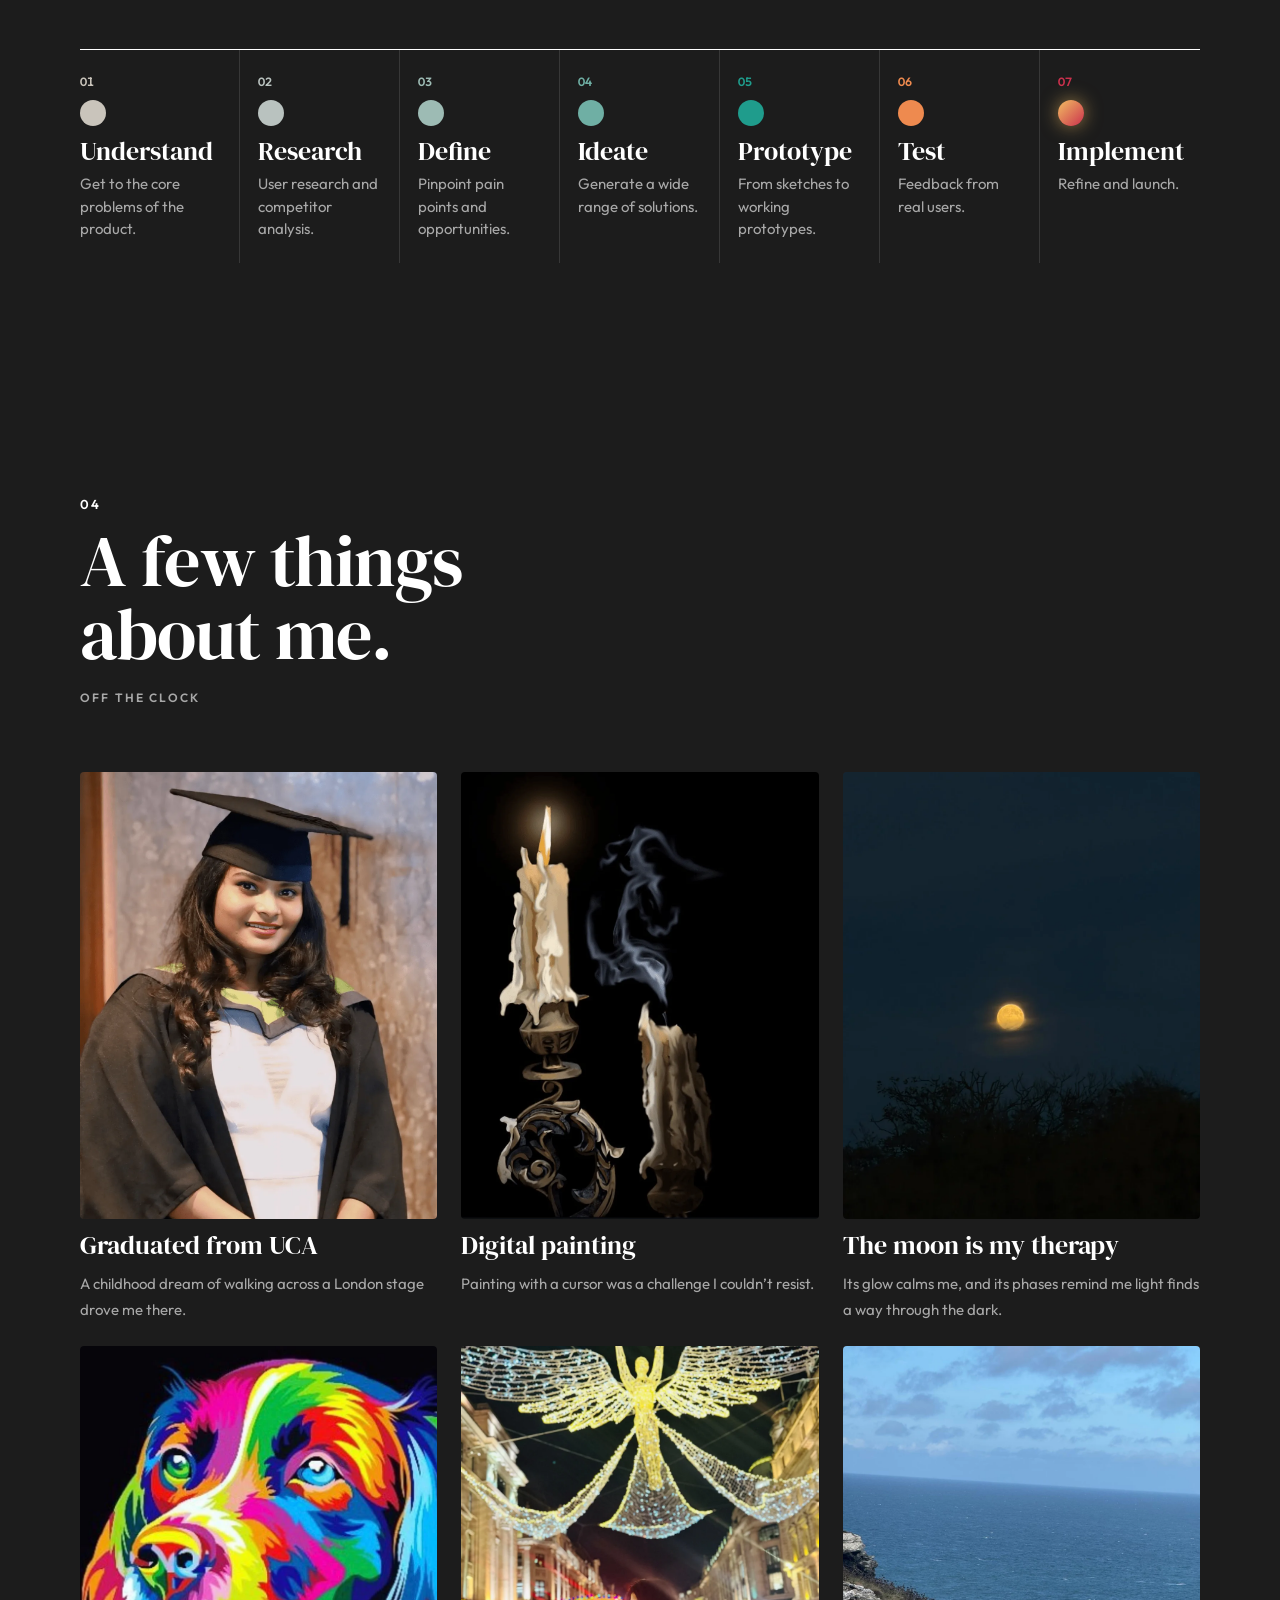
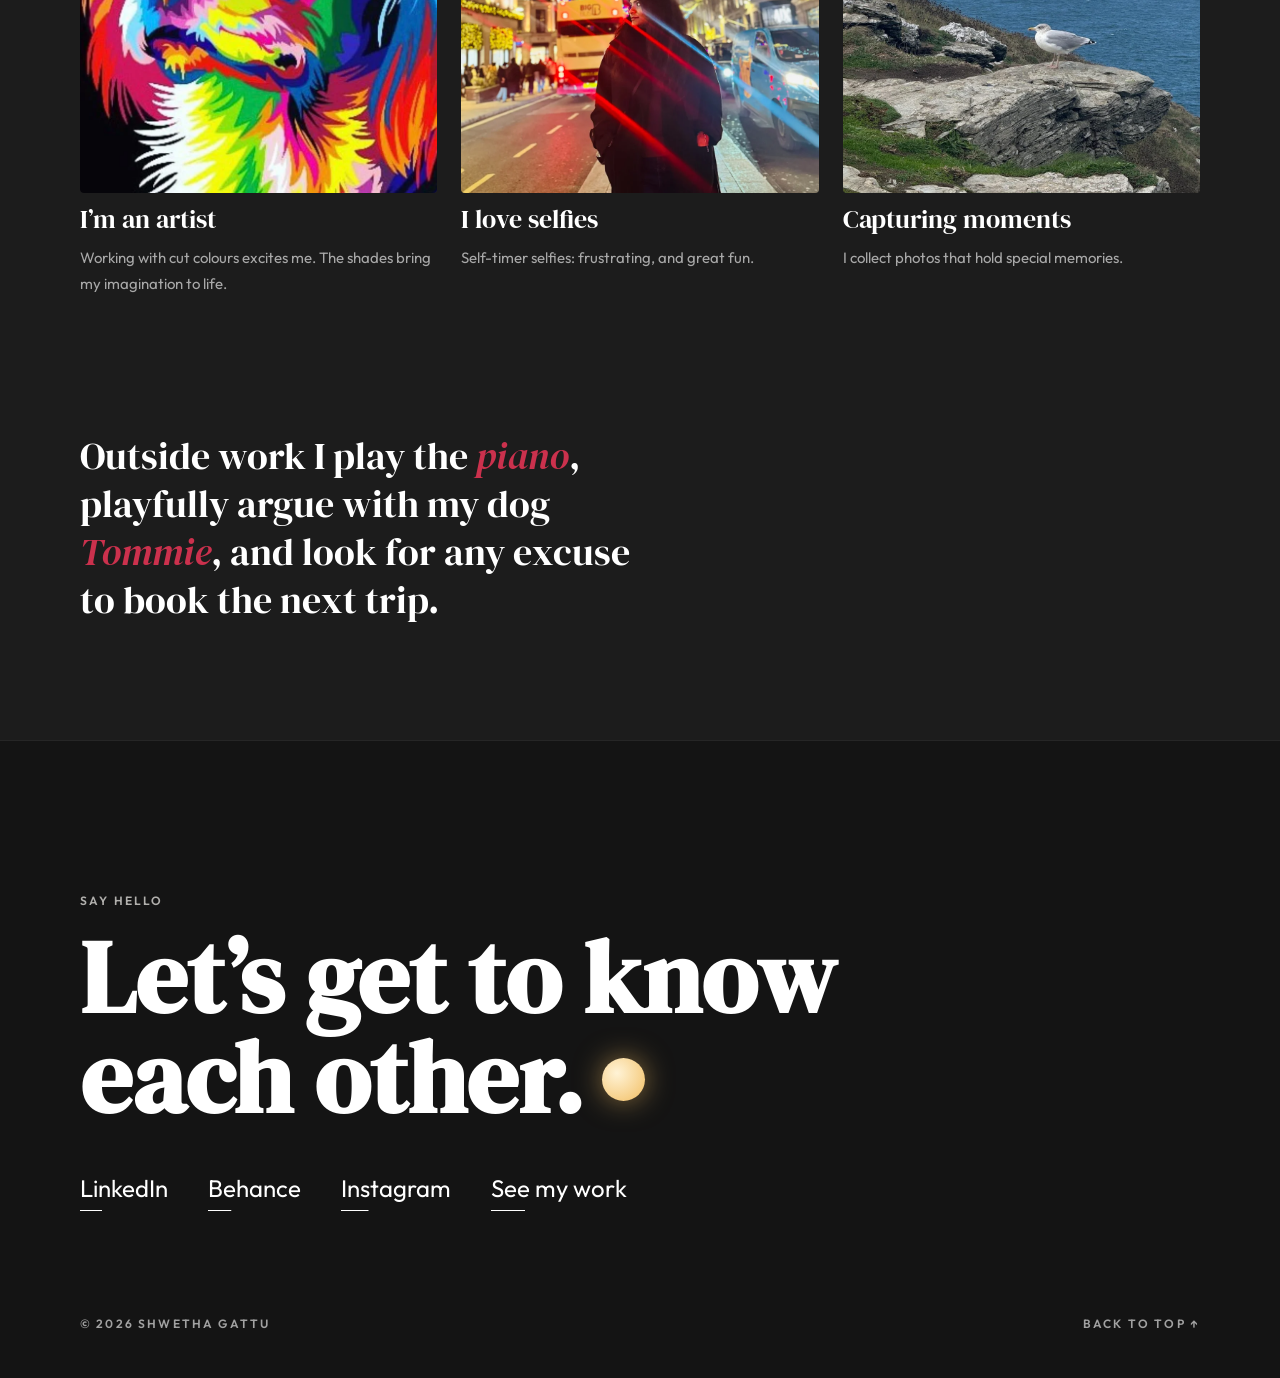
<file: about.html>
<!doctype html>
<html lang="en">
<head>
<meta charset="utf-8">
<meta name="viewport" content="width=device-width, initial-scale=1, viewport-fit=cover">
<title>About Shwetha Gattu</title>
<meta name="description" content="Shwetha Gattu is a product designer with a background in fine arts and design management.">
<meta name="claude:viewport-fit-sides" content="cover">
<link rel="preconnect" href="https://fonts.googleapis.com">
<link rel="preconnect" href="https://fonts.gstatic.com" crossorigin>
<link rel="stylesheet" href="https://fonts.googleapis.com/css2?family=DM+Serif+Display:ital@0;1&family=Outfit:wght@300;400;500;600;700&display=swap">
<link rel="stylesheet" href="case.css">
<style>
/* Layout: the reference's dark "Bonjour" screen (photo on a colour block, big serif greeting),
   then the rest of the story on the light editorial page. */
:root{--accent:#CB314D;--hero:#1C1C1C;--page:#1C1C1C;--ink:#FFFFFF;--mut:rgba(255,255,255,.62);--line:rgba(255,255,255,.12);--soft:#262626;color-scheme:dark;--gold:#F2D9A6;--teal:#1F9C8C;--night:#0A0E18}
.about-hero{background:#1C1C1C;color:#FFFFFF;min-height:100vh;min-height:100dvh;display:grid;align-items:center;position:relative;overflow:hidden;padding-block:120px 72px}
.about-hero .grid{display:grid;grid-template-columns:minmax(0,1fr) minmax(0,1fr);align-items:center;position:relative}
.photo{position:relative;margin:0 0 0 calc(-1 * max(clamp(20px,4vw,80px),env(safe-area-inset-left,0px)));background:#CB314D;aspect-ratio:1.08;overflow:hidden;clip-path:inset(0 100% 0 0);animation:open 1.3s .2s var(--ease) forwards}
.photo img{position:absolute;left:18%;bottom:0;width:66%;height:auto;object-fit:cover;transform:scale(1.08);animation:settle 1.8s .2s var(--out) forwards}
@keyframes open{to{clip-path:inset(0 0 0 0)}}
@keyframes settle{to{transform:none}}
.hello{position:relative;z-index:2;margin-left:-14%;display:grid;gap:30px}
.hello h1{font-family:var(--f-display);font-weight:400;font-size:clamp(60px,8.6vw,138px);line-height:.98;letter-spacing:-.015em;margin:0;color:#FFFFFF}
.hello .txt{margin-left:16%;display:grid;gap:26px;animation:fade 1s 1.1s var(--out) both}
.hello p{margin:0;font-size:clamp(17px,1.5vw,20px);line-height:1.6;max-width:30ch;font-weight:500}
.icons{display:flex;gap:30px;align-items:center}
.icons a{opacity:.85;transition:opacity .3s,transform .4s var(--out)}
.icons a:hover{opacity:1;transform:translateY(-3px)}
.pill{background:var(--accent);color:#fff;border-radius:99px;padding:12px 20px;font-size:12px;font-weight:600;letter-spacing:.14em;text-transform:uppercase;transition:transform .4s var(--out),background .3s}
.pill:hover{transform:scale(1.04)}
.about-head{color:#FFFFFF}
.about-head.solid{background:rgba(28,28,28,.94);box-shadow:0 1px 0 rgba(255,255,255,.08)}
.about-hero .icons a{color:#FFFFFF}
.contact{background:#141414!important;color:#FFFFFF!important;border-top:1px solid rgba(255,255,255,.08)}
.contact .big{color:#FFFFFF!important}
.contact .big::after{content:"";display:inline-block;width:.42em;height:.42em;margin-left:.18em;border-radius:50%;background:radial-gradient(circle at 35% 35%,#FFF3D6,#F2BE62);box-shadow:0 0 28px rgba(242,190,98,.55);vertical-align:.12em}
.contact a:hover{color:var(--gold)}
.readbar{background:linear-gradient(90deg,#D8D4CD,#1F9C8C 70%,#CB314D)!important}
.scrolldown{position:absolute;left:50%;bottom:28px;transform:translateX(-50%);font-size:11px;font-weight:600;letter-spacing:.2em;text-transform:uppercase;opacity:.5;display:grid;justify-items:center;gap:10px}
.scrolldown i{width:1px;height:34px;background:currentColor;animation:drip 1.8s var(--ease) infinite;transform-origin:top}
@keyframes drip{0%{transform:scaleY(0)}50%{transform:scaleY(1)}100%{transform:scaleY(0)}}

/* journey timeline */
.milestones{display:grid;grid-template-columns:repeat(3,minmax(0,1fr));gap:clamp(20px,3vw,40px);list-style:none;margin:0;padding:0}
.milestones li{border-top:1px solid var(--ink);padding-top:20px;display:grid;gap:10px;align-content:start}
.milestones .when{font-size:12px;font-weight:600;letter-spacing:.18em;text-transform:uppercase;color:var(--accent)}
.milestones h3{margin:0;font-family:var(--f-display);font-weight:400;font-size:clamp(26px,2.6vw,36px);line-height:1.08}
.milestones p{margin:0;color:var(--mut)}

/* experience rows */
.xp{list-style:none;margin:0;padding:0;border-top:1px solid var(--ink)}
.xp li{display:grid;grid-template-columns:120px minmax(0,1fr) minmax(0,1.5fr);gap:clamp(16px,3vw,40px);align-items:baseline;padding-block:30px;border-bottom:1px solid var(--line);position:relative;overflow:hidden}
.xp li::before{content:"";position:absolute;inset:0;background:var(--soft);transform:scaleY(0);transform-origin:bottom;transition:transform .55s var(--ease);z-index:-1}
.xp li:hover::before{transform:scaleY(1)}
.xp .yr{font-size:14px;font-weight:600;letter-spacing:.08em;color:var(--mut);font-variant-numeric:tabular-nums}
.xp h3{margin:0;font-family:var(--f-display);font-weight:400;font-size:clamp(30px,3.6vw,52px);line-height:1;display:inline-block;overflow:hidden;position:relative}
.xp h3 span{display:block;transition:transform .6s var(--out)}
.xp h3 span+span{position:absolute;inset:0;transform:translateY(105%);color:var(--accent)}
.xp li:hover h3 span:first-child{transform:translateY(-105%)}
.xp li:hover h3 span+span{transform:none}
.xp p{margin:0;color:rgba(255,255,255,.75)}
.xp .role{display:block;font-weight:600;color:var(--ink);margin-bottom:4px}

/* process steps */
.process{display:grid;grid-template-columns:repeat(auto-fit,minmax(150px,1fr));gap:0;counter-reset:p;list-style:none;margin:0;padding:0;border-top:1px solid var(--ink)}
.process li{counter-increment:p;padding:22px 18px 22px 0;display:grid;gap:8px;align-content:start;border-right:1px solid var(--line);padding-left:18px;transition:background .4s}
.process li:first-child{padding-left:0}
.process li:last-child{border-right:0}
.process li::before{content:counter(p,decimal-leading-zero);font-size:12px;font-weight:600;color:var(--c,var(--accent));font-variant-numeric:tabular-nums}
/* the process goes from grey to colour, like the home page */
.process li h3::before{content:"";display:block;width:26px;height:26px;border-radius:50%;margin-bottom:12px;background:var(--c)}
.process li:nth-child(1){--c:#C9C4BB}.process li:nth-child(2){--c:#B9C2BF}.process li:nth-child(3){--c:#9DBBB4}.process li:nth-child(4){--c:#6FAFA4}.process li:nth-child(5){--c:#1F9C8C}.process li:nth-child(6){--c:#EE8A4F}
.process li:nth-child(7) h3::before{background:linear-gradient(135deg,#F2BE62,#CB314D);box-shadow:0 0 18px rgba(242,190,98,.6)}.process li:nth-child(7){--c:#CB314D}
.process h3{margin:0;font-family:var(--f-display);font-weight:400;font-size:26px;line-height:1.05}
.process p{margin:0;font-size:15px;color:var(--mut);line-height:1.5}

/* moments */
.moments{display:grid;grid-template-columns:repeat(3,minmax(0,1fr));gap:clamp(14px,2vw,24px)}
.m{margin:0;display:grid;gap:12px;align-content:start}
.m .ph{aspect-ratio:4/5;overflow:hidden;border-radius:4px;background:var(--soft);perspective:900px}
.m img{width:100%;height:100%;object-fit:cover;transition:transform .9s var(--out)}
.m:hover img{transform:scale(1.05)}
.m h3{margin:0;font-family:var(--f-display);font-weight:400;font-size:26px;line-height:1.1}
.m p{margin:0;color:var(--mut);font-size:15px}
.m .art{display:grid;place-items:center;height:100%;background:#111111}
.swatches{display:grid;grid-template-columns:repeat(4,40px);gap:8px;transform:rotate(-8deg)}
.swatches i{height:64px;border-radius:3px;background:var(--c)}
.off{margin:clamp(40px,6vw,72px) 0 0;font-family:var(--f-display);font-size:clamp(26px,3vw,40px);line-height:1.25;max-width:30ch}
.off em{font-style:italic;color:var(--accent)}

@media (max-width:860px){
  .about-hero .grid{grid-template-columns:1fr;gap:28px}
  .photo{margin-right:calc(-1 * max(20px,env(safe-area-inset-right,0px)));aspect-ratio:1.2}
  .hello{margin-left:0;margin-top:-90px}
  .hello .txt{margin-left:0}
  .milestones,.xp li{grid-template-columns:1fr}
  .xp li{gap:6px}
  .moments{grid-template-columns:repeat(2,minmax(0,1fr))}
  .process li{border-right:0;border-bottom:1px solid var(--line);padding-left:0}
}
@media (max-width:520px){.moments{grid-template-columns:1fr}}
@media (prefers-reduced-motion:reduce){.photo{animation:none;clip-path:none}.photo img{animation:none;transform:none}.hello .txt{animation:none}}
/* static page: no motion, colours only */
body.static .photo{animation:none;clip-path:none}
body.static .photo img{animation:none;transform:none}
/* round profile picture, centred on the raspberry square */
.photo.round img{left:50%;top:50%;bottom:auto;width:min(82%,520px);height:auto;transform:translate(-50%,-50%)!important;filter:drop-shadow(0 18px 40px rgba(0,0,0,.35))}
@media (max-width:860px){.photo.round img{width:56%;top:40%}}
body.static .hello .txt{animation:none}
body.static .icons a,body.static .icons a:hover,body.static .pill,body.static .pill:hover{transition:none;transform:none}
body.static .xp li::before{display:none}
body.static .xp h3 span{transition:none}
body.static .xp h3 span+span{display:none}
body.static .xp li:hover h3 span:first-child{transform:none}
body.static .m img,body.static .m:hover img{transition:none;transform:none}
body.static .process li{transition:none}
body.static .readbar{display:none}
body.static .site-head{transition:none}
</style>
</head>
<body class="static">
<div class="readbar" aria-hidden="true"></div>
<header class="site-head about-head gut">
  <a class="backlink pt" href="index.html"><svg width="16" height="12" viewBox="0 0 16 12" fill="none" aria-hidden="true"><path d="M16 6H2M7 1 2 6l5 5" stroke="currentColor" stroke-width="1.5"/></svg>Back</a>
  <a class="pill" href="https://www.linkedin.com/in/shwetha-gattu-ab0286190/">Let’s talk</a>
</header>

<main>
  <section class="about-hero hero gut">
    <div class="grid wide-wrap" style="width:100%">
      <figure class="photo round"><img src="me-avatar2.webp" alt="Shwetha Gattu taking a mirror selfie in a pink t-shirt"></figure>
      <div class="hello">
        <h1 class="roll">Hello, I’m Shwetha</h1>
        <div class="txt">
          <p>I’m a product designer with roots in fine arts and design management. I solve problems with vision and turn them into intuitive experiences.</p>
          <div class="icons">
            <a href="https://www.linkedin.com/in/shwetha-gattu-ab0286190/" aria-label="LinkedIn"><svg width="20" height="20" viewBox="0 0 24 24" fill="currentColor" aria-hidden="true"><path d="M4.98 3.5a2.5 2.5 0 1 1 0 5 2.5 2.5 0 0 1 0-5zM3 9.5h4V21H3zM9.5 9.5h3.8v1.6h.05c.53-1 1.83-2.05 3.77-2.05 4.03 0 4.78 2.65 4.78 6.1V21h-4v-5.1c0-1.22-.02-2.79-1.7-2.79-1.7 0-1.96 1.33-1.96 2.7V21h-4z"/></svg></a>
            <a href="https://www.behance.net/shwethagatb5f4" aria-label="Behance"><svg width="24" height="20" viewBox="0 0 24 16" fill="currentColor" aria-hidden="true"><path d="M7.1 7.6c1.2-.6 1.8-1.5 1.8-2.8C8.9 2.2 7 1.5 4.8 1.5H0V14h4.9c2.6 0 5-1.2 5-4 0-1.7-.8-2.9-2.8-3.4zM2.2 3.6h2.1c.8 0 1.5.2 1.5 1.1 0 .8-.6 1.2-1.4 1.2H2.2zm2.3 8.1H2.2V8.3h2.4c1 0 1.6.4 1.6 1.5 0 1-.7 1.9-1.7 1.9zM20.6 2.1h-6V3.6h6zm1.4 7.8c0-2.7-1.6-4.9-4.4-4.9-2.8 0-4.6 2.1-4.6 4.8 0 2.8 1.7 4.7 4.6 4.7 2.2 0 3.6-1 4.3-3h-2.2c-.3.7-1.1 1.1-2 1.1-1.5 0-2.3-.9-2.3-2.4h6.6zm-6.6-1.1c.1-1.2.9-2 2.1-2 1.3 0 1.9.8 2 2z"/></svg></a>
            <a href="https://www.instagram.com/shwe.uix/" aria-label="Instagram"><svg width="20" height="20" viewBox="0 0 24 24" fill="none" stroke="currentColor" stroke-width="2" aria-hidden="true"><rect x="3" y="3" width="18" height="18" rx="5"/><circle cx="12" cy="12" r="4"/><circle cx="17.5" cy="6.5" r="1" fill="currentColor"/></svg></a>
          </div>
        </div>
      </div>
    </div>
      </section>

  <section class="sec gut"><div class="wrap">
    <span class="idx rv">01</span>
    <h2 class="h2 serif rv">From canvas to product.</h2>
    <p class="label kicker rv">My journey</p>
    <div class="body">
      <p class="big-p rv" style="margin:0">My design path started with a love of art. Today I design products for healthcare, property and finance, and I still look for the traditions and colours of every city I visit.</p>
      <ol class="milestones">
        <li class="rv"><span class="when">Where it began</span><h3>Fine Arts degree</h3><p>An undergraduate degree in Fine Arts and a lasting eye for colour and composition.</p></li>
        <li class="rv"><span class="when">The shift</span><h3>Graphic to UI/UX</h3><p>Graphic design led into interface and experience design for web and mobile.</p></li>
        <li class="rv"><span class="when">Going further</span><h3>MBA, Design Management</h3><p>Graduated from UCA, fulfilling a childhood dream of walking across a London stage.</p></li>
      </ol>
    </div>
  </div></section>

  <section class="sec gut"><div class="wrap">
    <span class="idx rv">02</span>
    <h2 class="h2 serif rv">Where I’ve worked.</h2>
    <p class="label kicker rv">Experience · 8+ years</p>
    <div class="body">
      <ul class="xp">
        <li class="rv"><span class="yr">2021–24</span><h3><span>Focal CXM</span><span aria-hidden="true">Focal CXM</span></h3><p><span class="role">Product Designer</span>Led a project to on-time delivery, designed web and mobile wireframes, mockups and prototypes in Figma and Adobe XD, and built a component library with clear specs for developers.</p></li>
        <li class="rv"><span class="yr">2021</span><h3><span>NextGen</span><span aria-hidden="true">NextGen</span></h3><p><span class="role">UI/UX Designer</span>Created a style guide for a real estate website, researched users aged 35 to 70, and designed the pages and client-ready mockups.</p></li>
        <li class="rv"><span class="yr">2018–20</span><h3><span>AgileCRM</span><span aria-hidden="true">AgileCRM</span></h3><p><span class="role">UI & Graphic Designer</span>Designed cross-platform solutions with sitemaps, wireframes and prototypes, keeping desktop and mobile graphics on brand.</p></li>
        <li class="rv"><span class="yr">2016–18</span><h3><span>ABDA Studio</span><span aria-hidden="true">ABDA Studio</span></h3><p><span class="role">Designer</span>Learned colour theory, alignment, research and branding, with room to experiment in UI design.</p></li>
      </ul>
    </div>
  </div></section>

  <section class="sec gut"><div class="wrap">
    <span class="idx rv">03</span>
    <h2 class="h2 serif rv">My design process.</h2>
    <p class="label kicker rv">How I work</p>
    <div class="body">
      <ol class="process rv">
        <li><h3>Understand</h3><p>Get to the core problems of the product.</p></li>
        <li><h3>Research</h3><p>User research and competitor analysis.</p></li>
        <li><h3>Define</h3><p>Pinpoint pain points and opportunities.</p></li>
        <li><h3>Ideate</h3><p>Generate a wide range of solutions.</p></li>
        <li><h3>Prototype</h3><p>From sketches to working prototypes.</p></li>
        <li><h3>Test</h3><p>Feedback from real users.</p></li>
        <li><h3>Implement</h3><p>Refine and launch.</p></li>
      </ol>
    </div>
  </div></section>

  <section class="sec gut"><div class="wrap">
    <span class="idx rv">04</span>
    <h2 class="h2 serif rv">A few things about me.</h2>
    <p class="label kicker rv">Off the clock</p>
    <div class="body">
      <div class="moments">
        <figure class="m rv"><div class="ph"><img src="me-graduation.webp" alt="Shwetha at her UCA graduation" loading="lazy"></div><h3>Graduated from UCA</h3><p>A childhood dream of walking across a London stage drove me there.</p></figure>
        <figure class="m rv"><div class="ph"><img src="me-candles.webp" alt="Digital painting of two candles, one lit and one just blown out" loading="lazy"></div><h3>Digital painting</h3><p>Painting with a cursor was a challenge I couldn’t resist.</p></figure>
        <figure class="m rv"><div class="ph"><img src="me-moonphoto.webp" alt="A glowing full moon rising over dark trees" loading="lazy" style="object-position:50% 60%"></div><h3>The moon is my therapy</h3><p>Its glow calms me, and its phases remind me light finds a way through the dark.</p></figure>
        <figure class="m rv"><div class="ph"><img src="me-art.webp" alt="A colourful cut-colour painting of a dog on a black background" loading="lazy" style="object-position:68% 50%"></div><h3>I’m an artist</h3><p>Working with cut colours excites me. The shades bring my imagination to life.</p></figure>
        <figure class="m rv"><div class="ph"><img src="me-lights.webp" alt="Shwetha under the Regent Street Christmas angel lights in London" loading="lazy" style="object-position:50% 55%"></div><h3>I love selfies</h3><p>Self-timer selfies: frustrating, and great fun.</p></figure>
        <figure class="m rv"><div class="ph"><img src="me-gull.webp" alt="A seagull resting on a cliff edge above the sea" loading="lazy" style="object-position:55% 60%"></div><h3>Capturing moments</h3><p>I collect photos that hold special memories.</p></figure>
      </div>
      <p class="off rv">Outside work I play the <em>piano</em>, playfully argue with my dog <em>Tommie</em>, and look for any excuse to book the next trip.</p>
    </div>
  </div></section>
</main>

<footer class="contact gut"><div class="wrap">
  <p class="label">Say hello</p>
  <h2 class="big">Let’s get to know each other.</h2>
  <div class="links">
    <a class="ul" href="https://www.linkedin.com/in/shwetha-gattu-ab0286190/">LinkedIn</a>
    <a class="ul" href="https://www.behance.net/shwethagatb5f4">Behance</a>
    <a class="ul" href="https://www.instagram.com/shwe.uix/">Instagram</a>
    <a class="ul pt" href="index.html#work">See my work</a>
  </div>
  <div class="foot"><span>© 2026 Shwetha Gattu</span><a href="#" data-top>Back to top ↑</a></div>
</div></footer>
<div class="cursor" aria-hidden="true"><span>Drag</span></div>
<script src="case.js"></script>
</body>
</html>
</file>
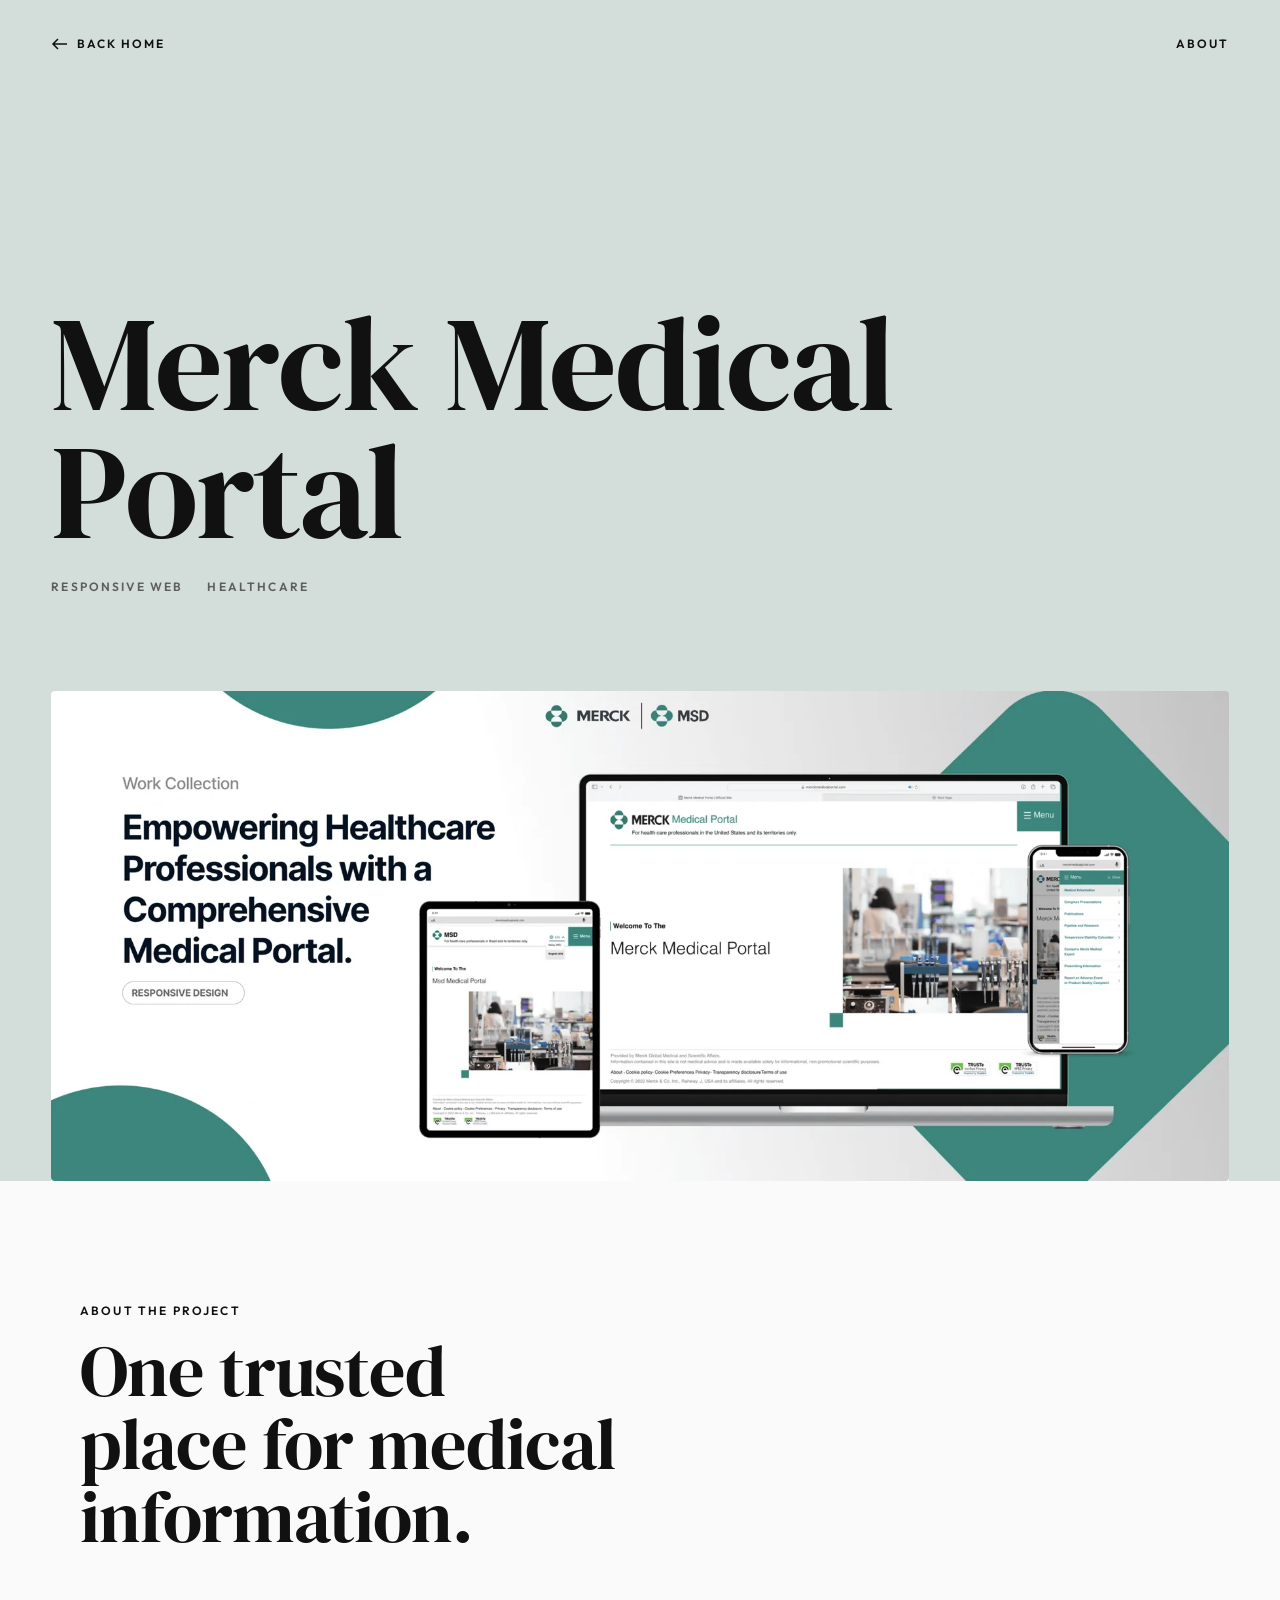
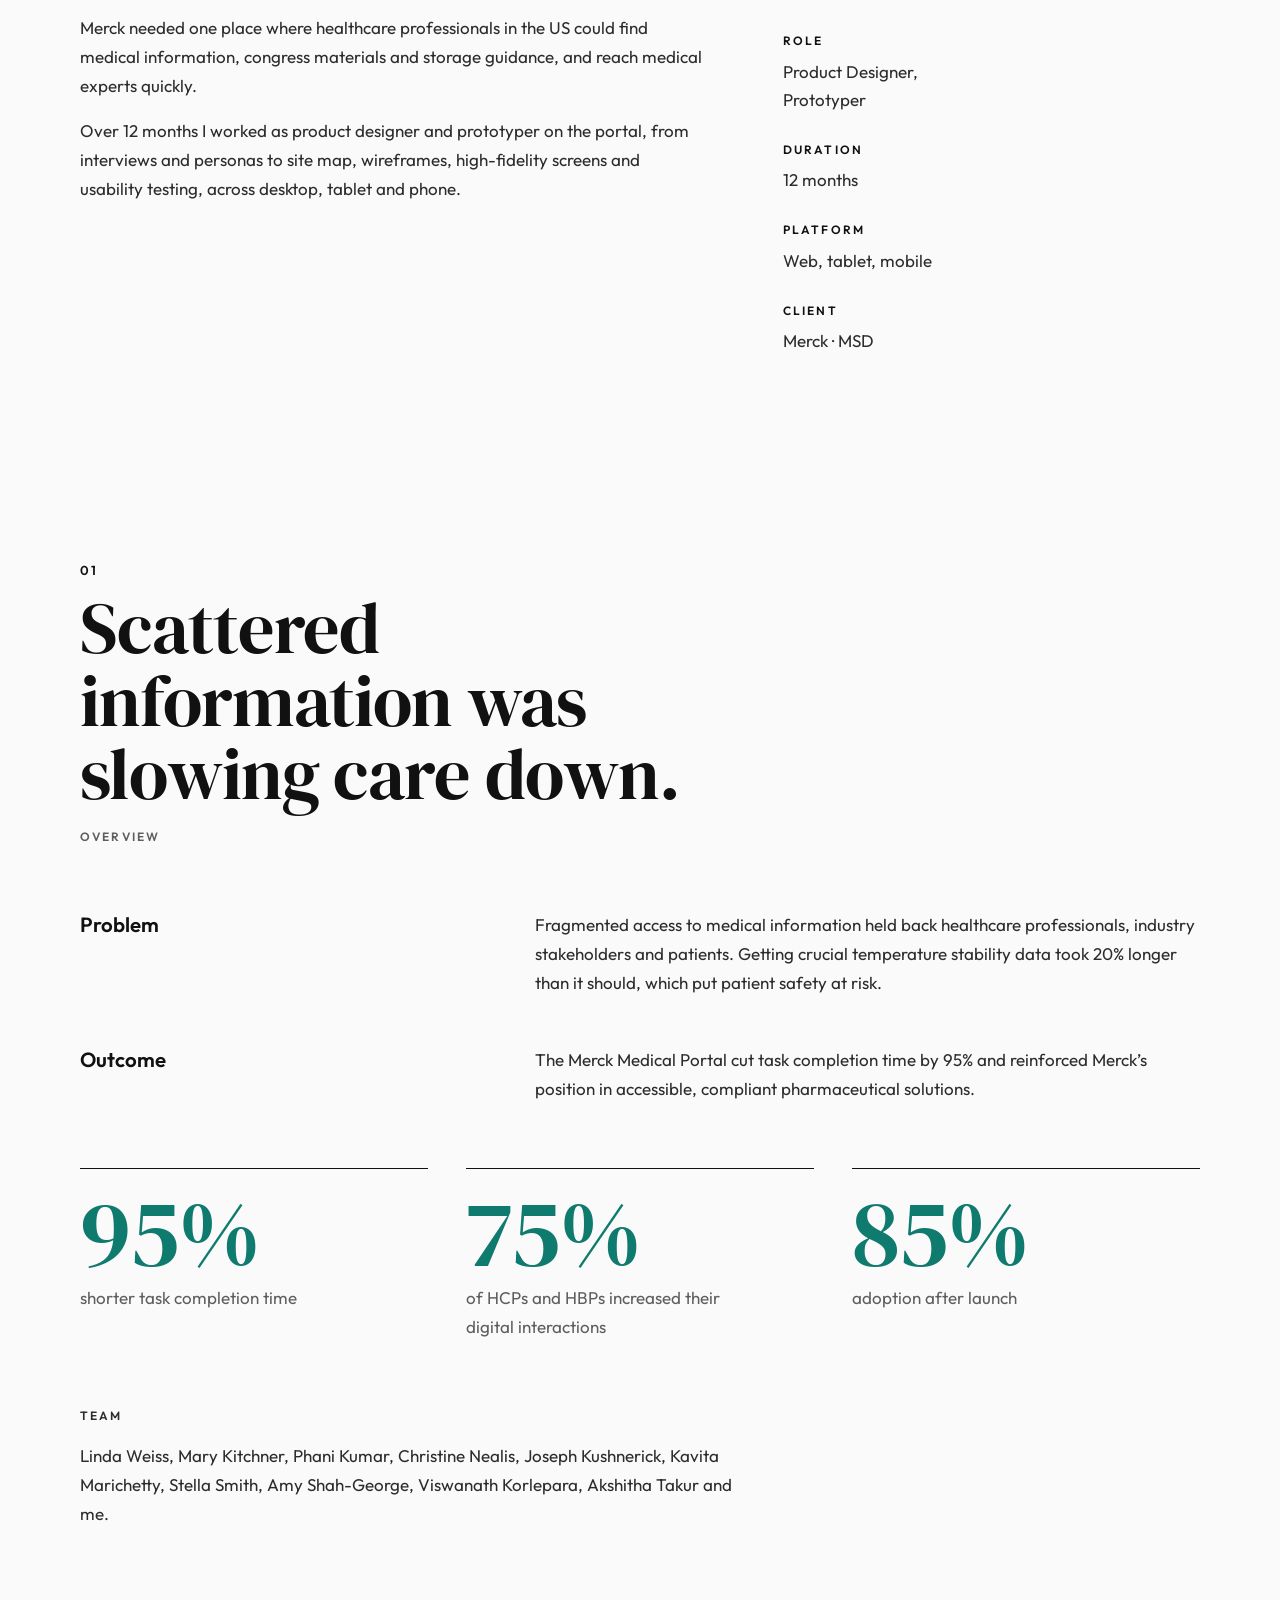
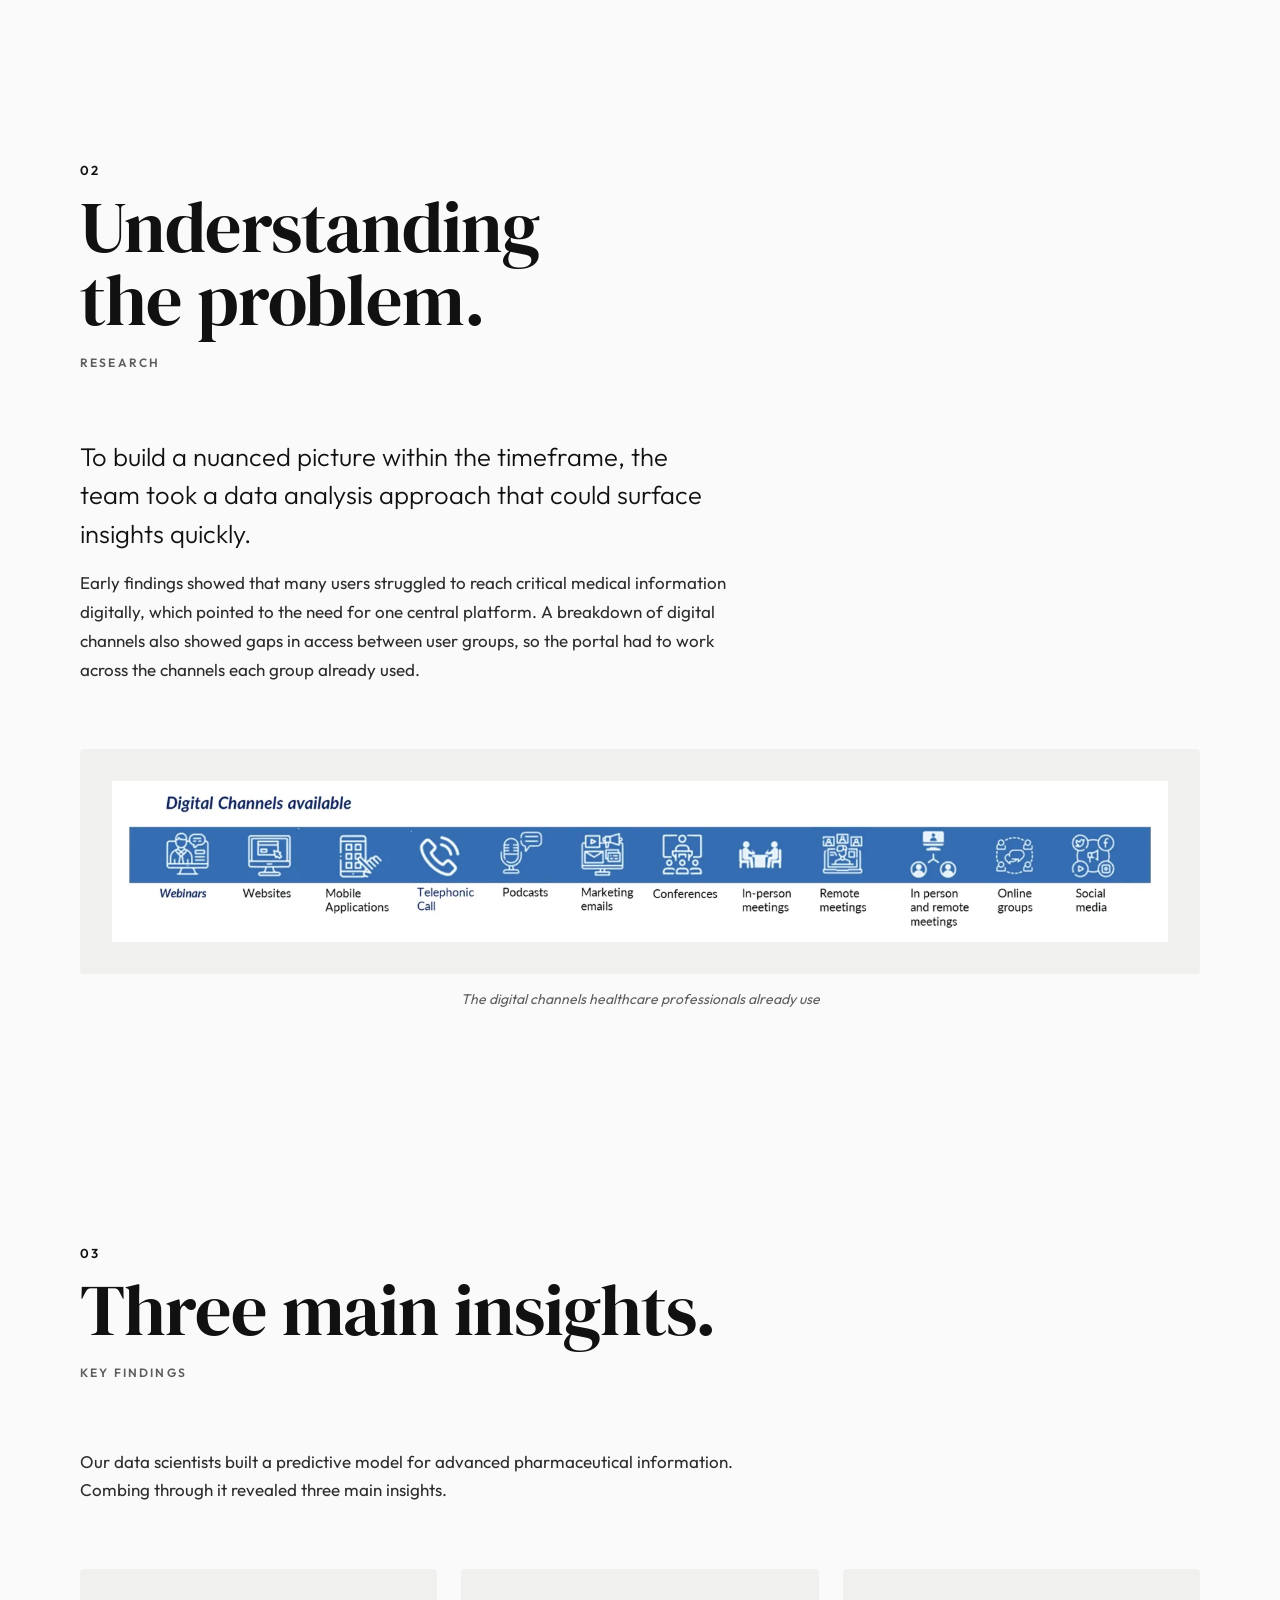
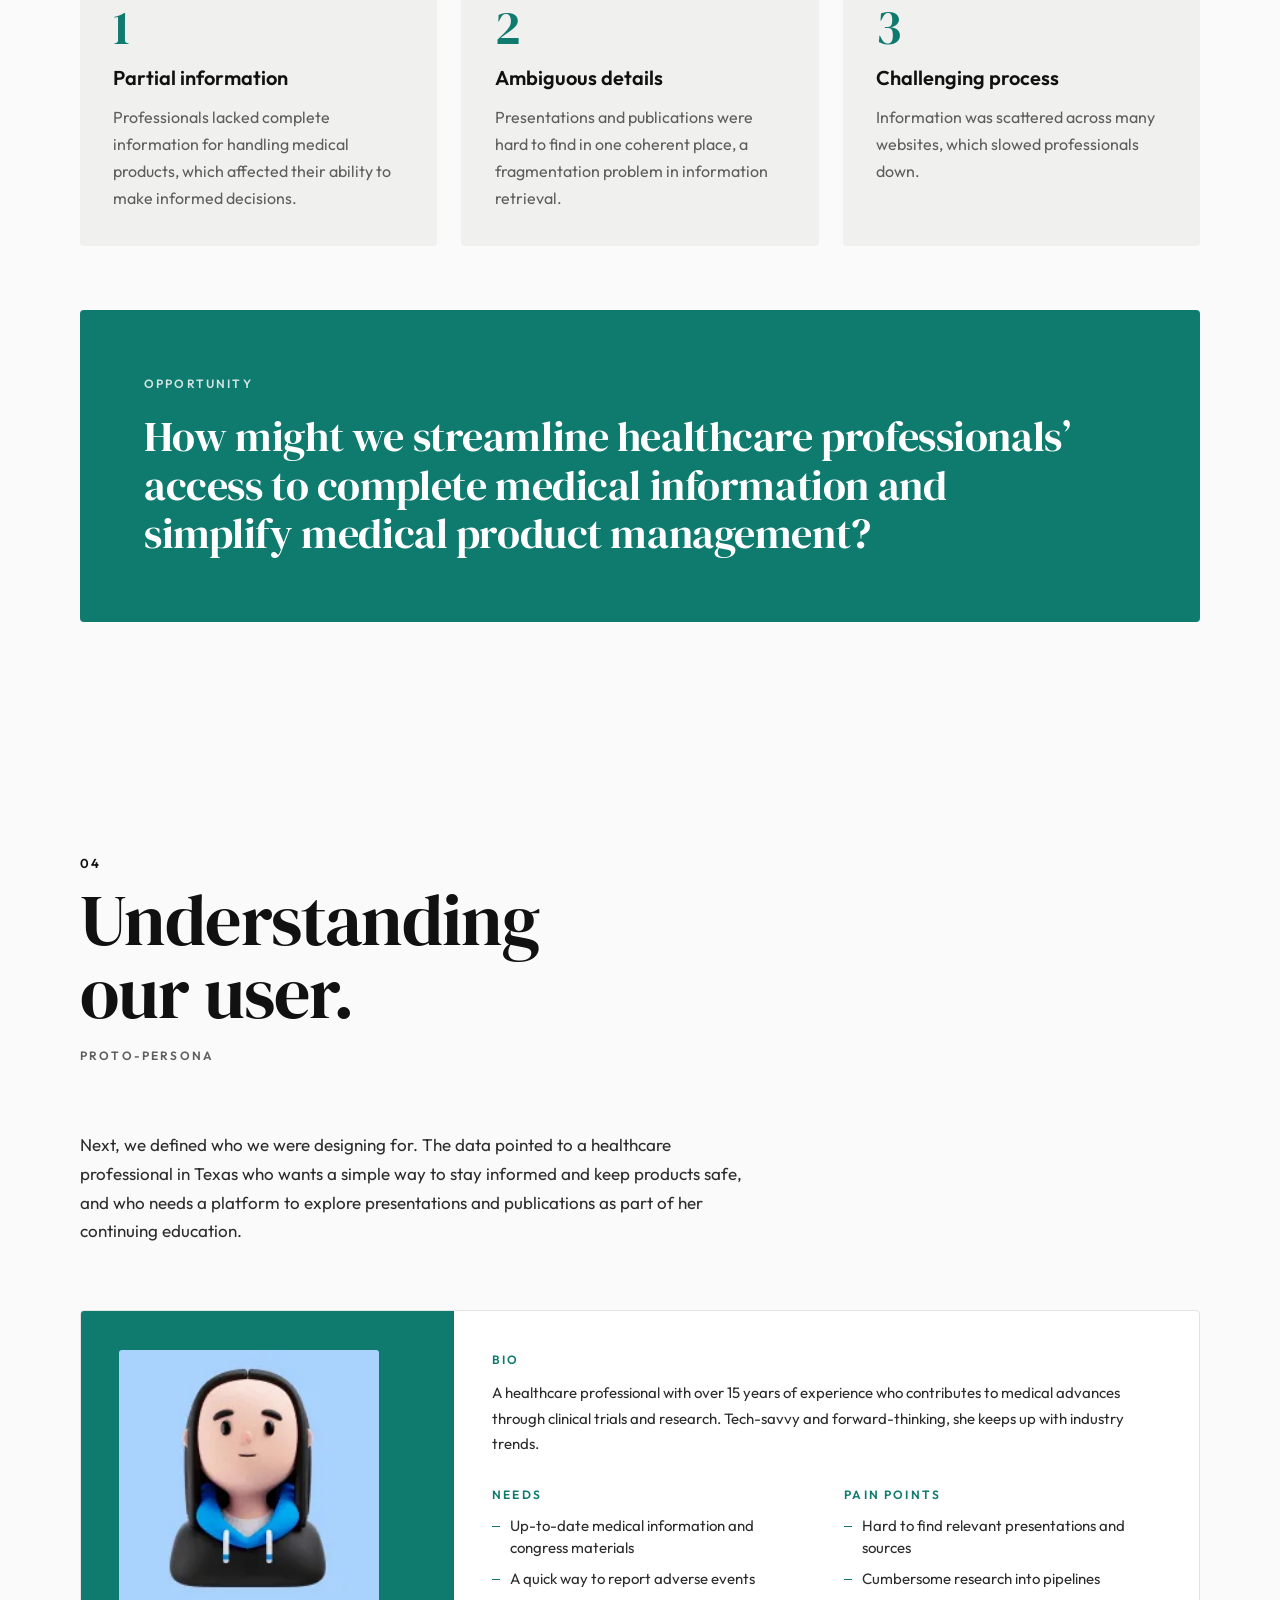
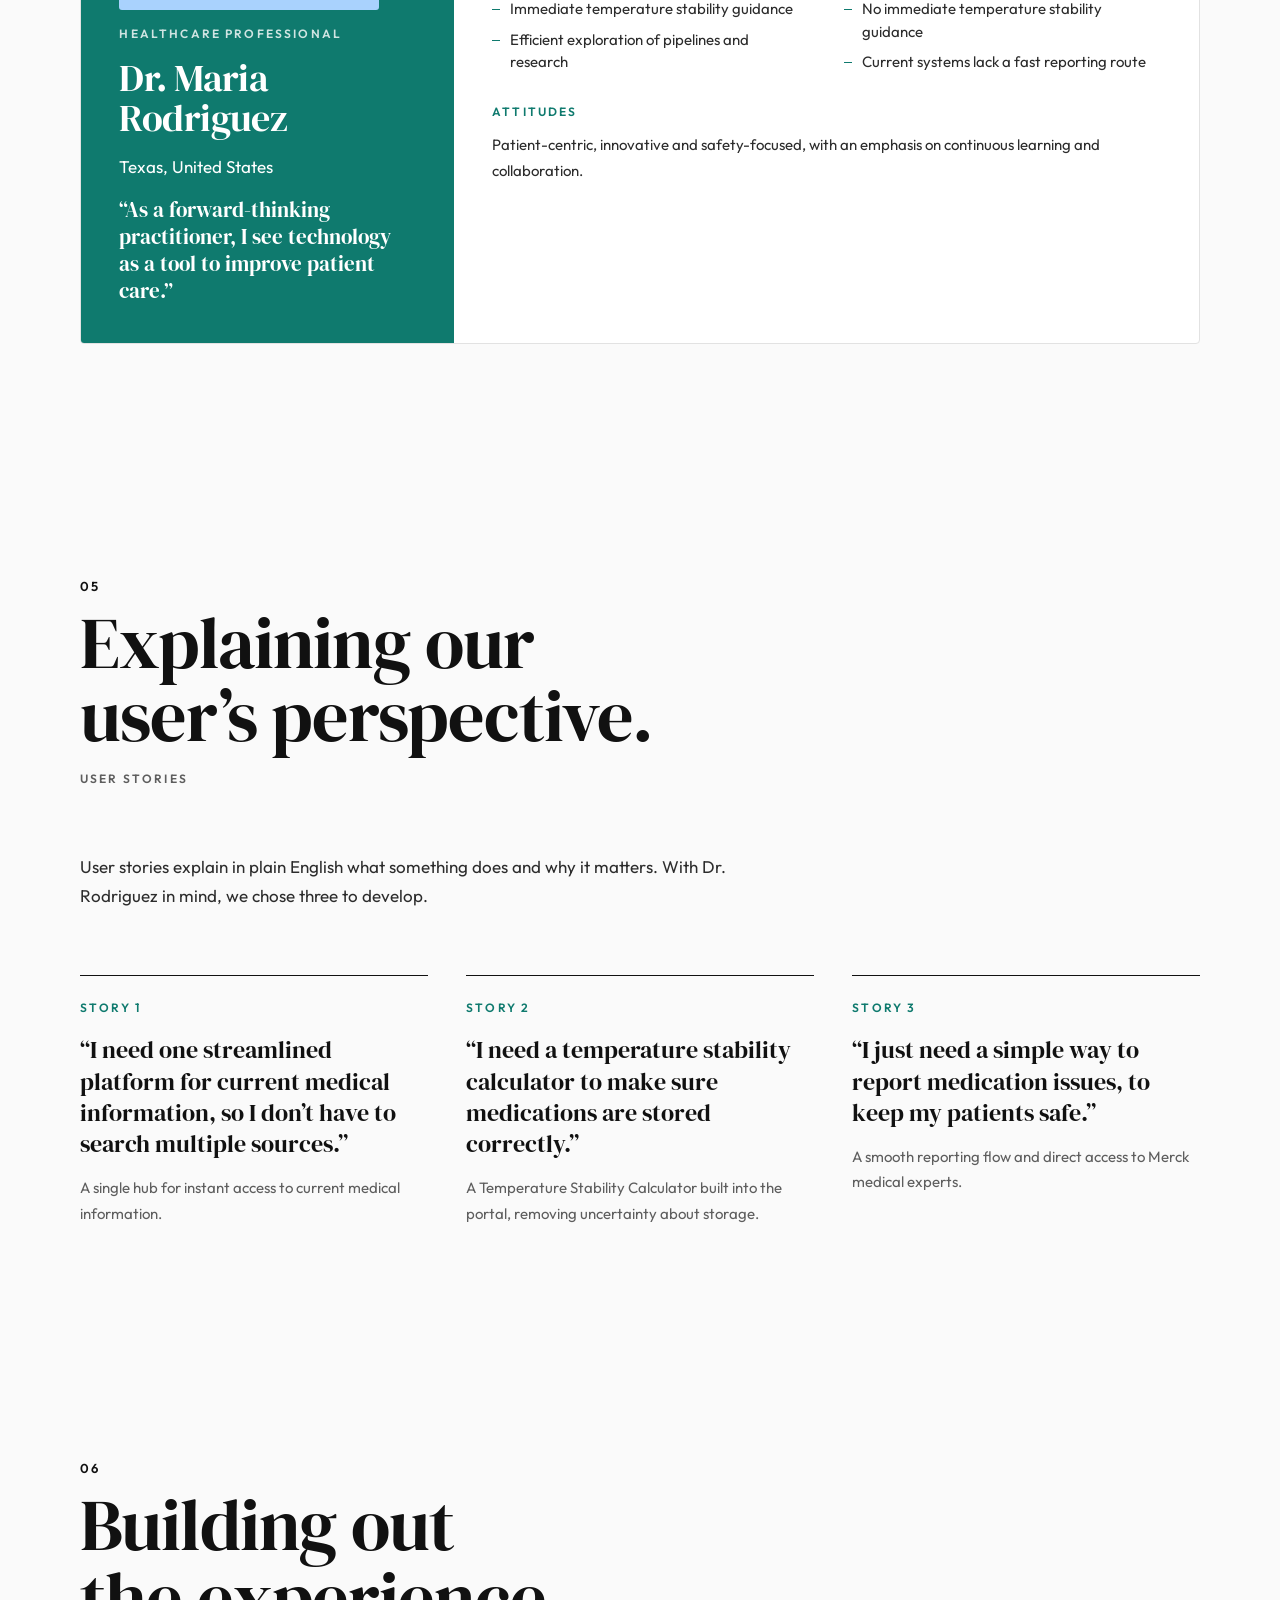
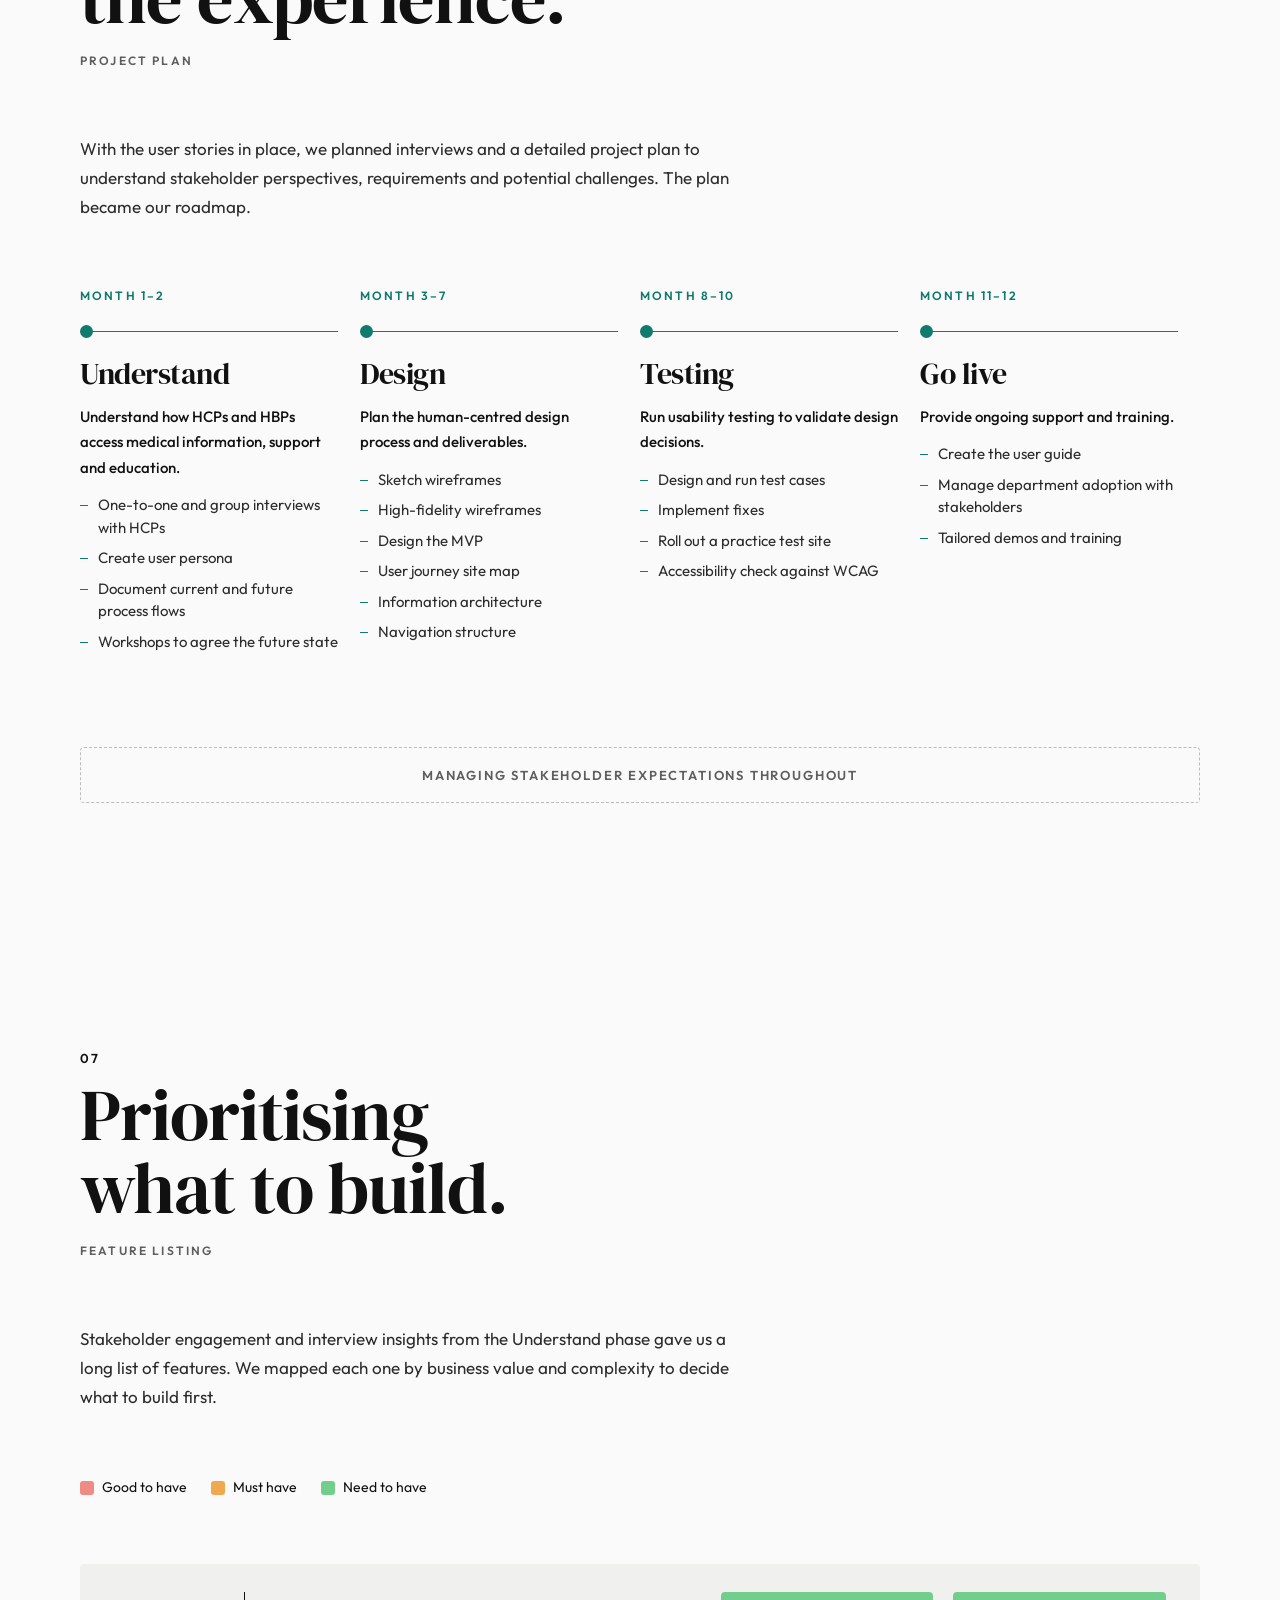
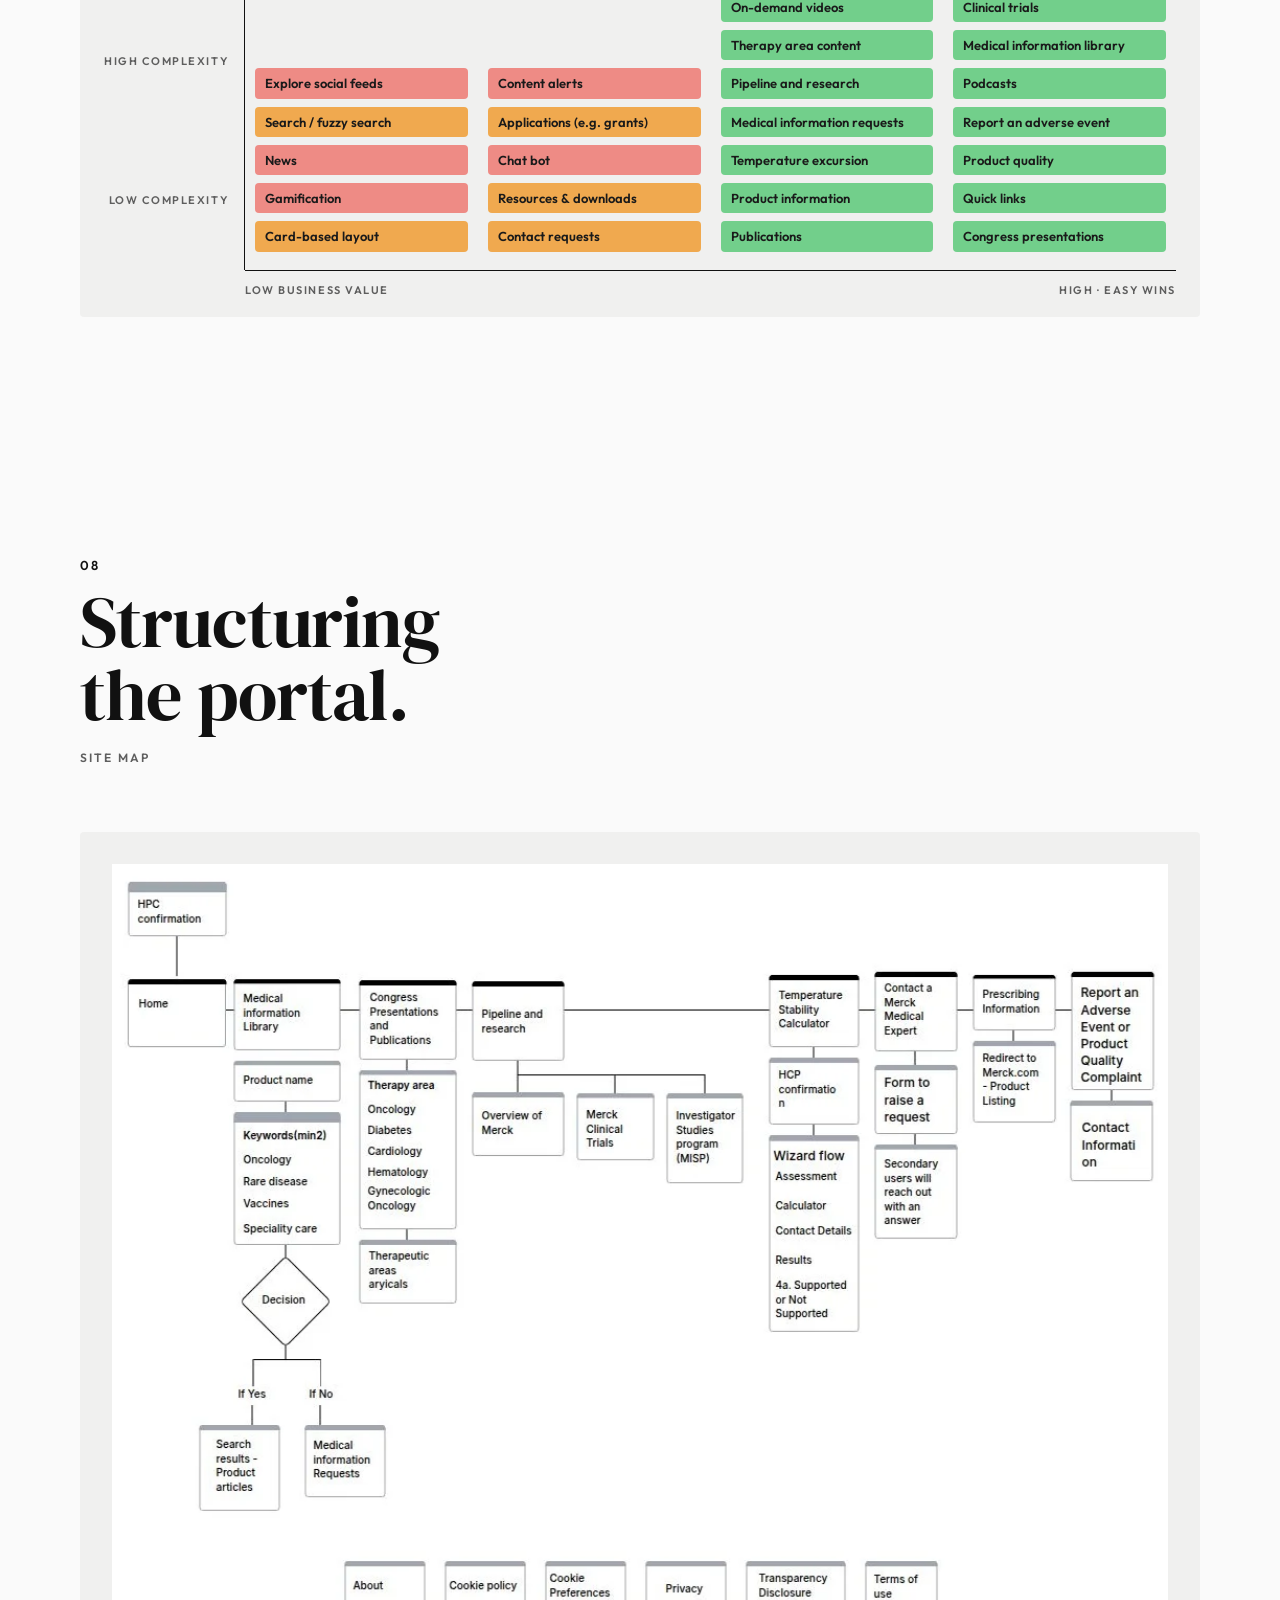
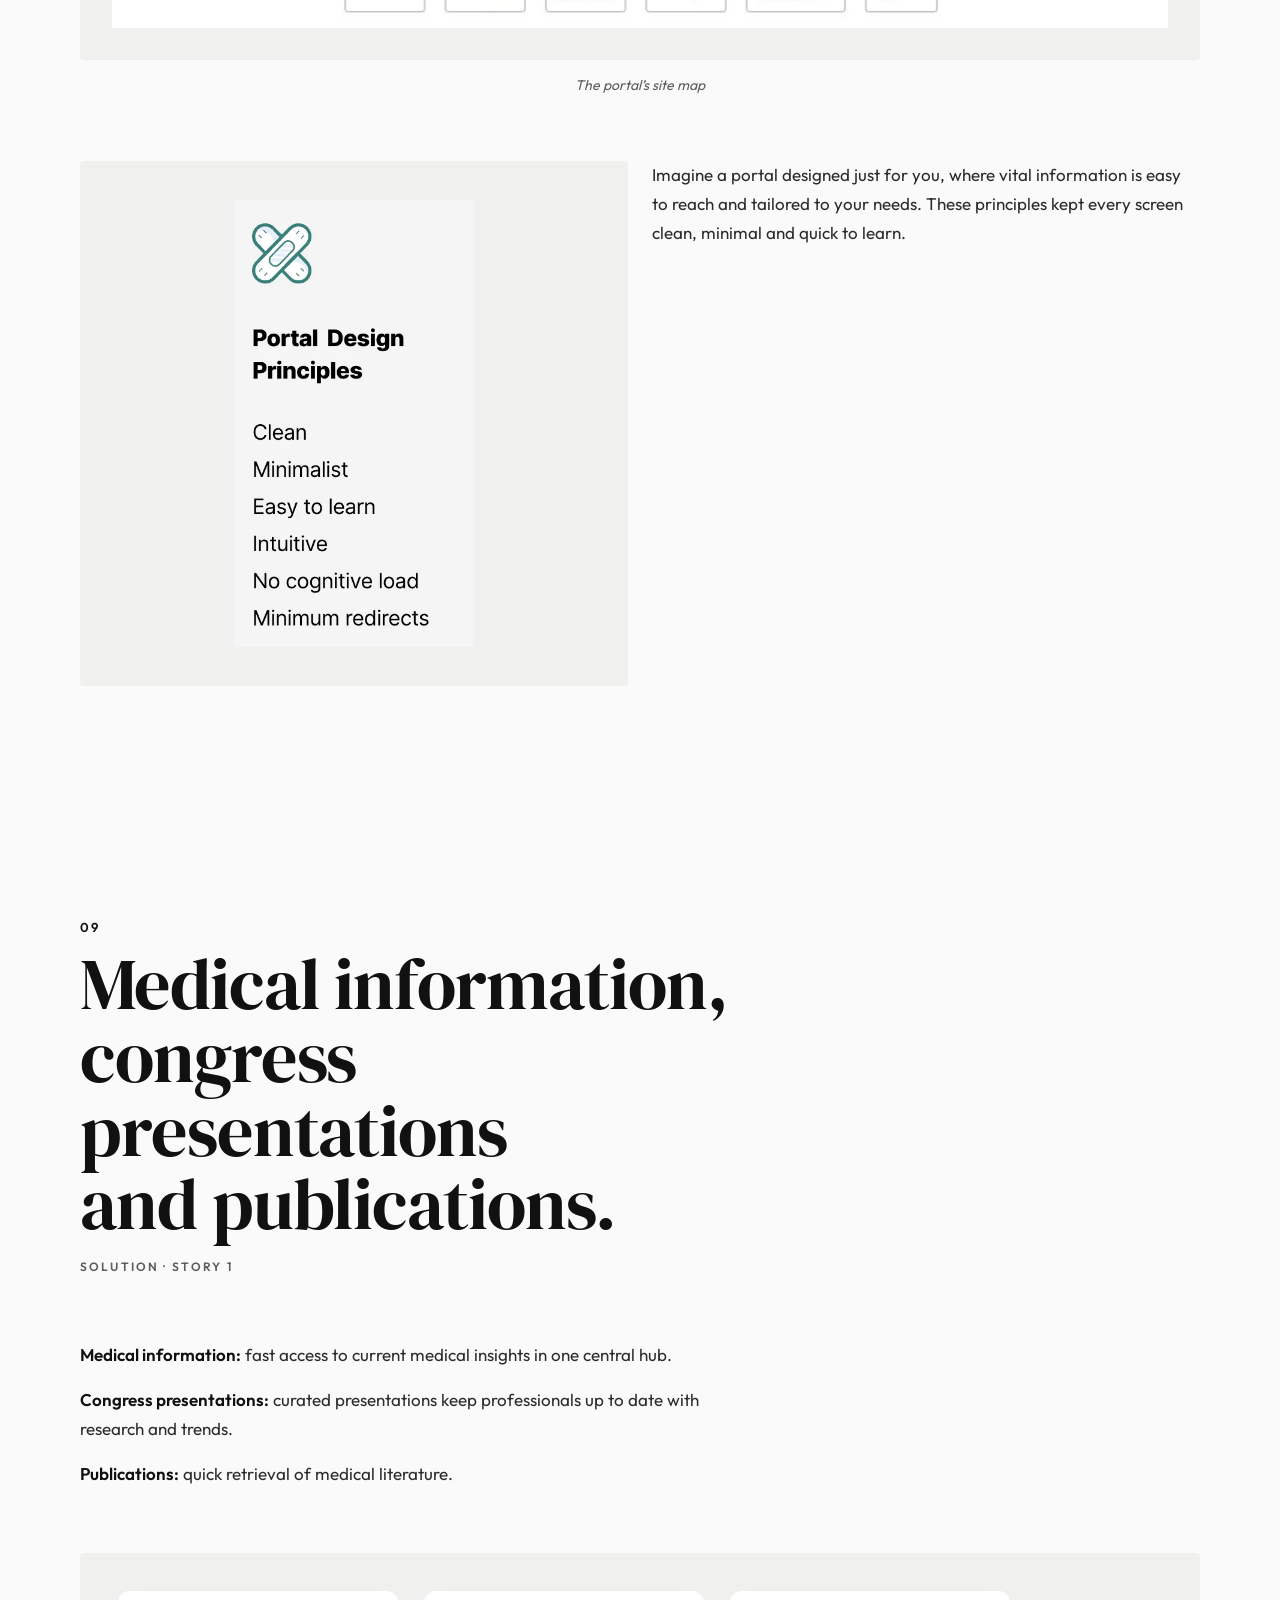
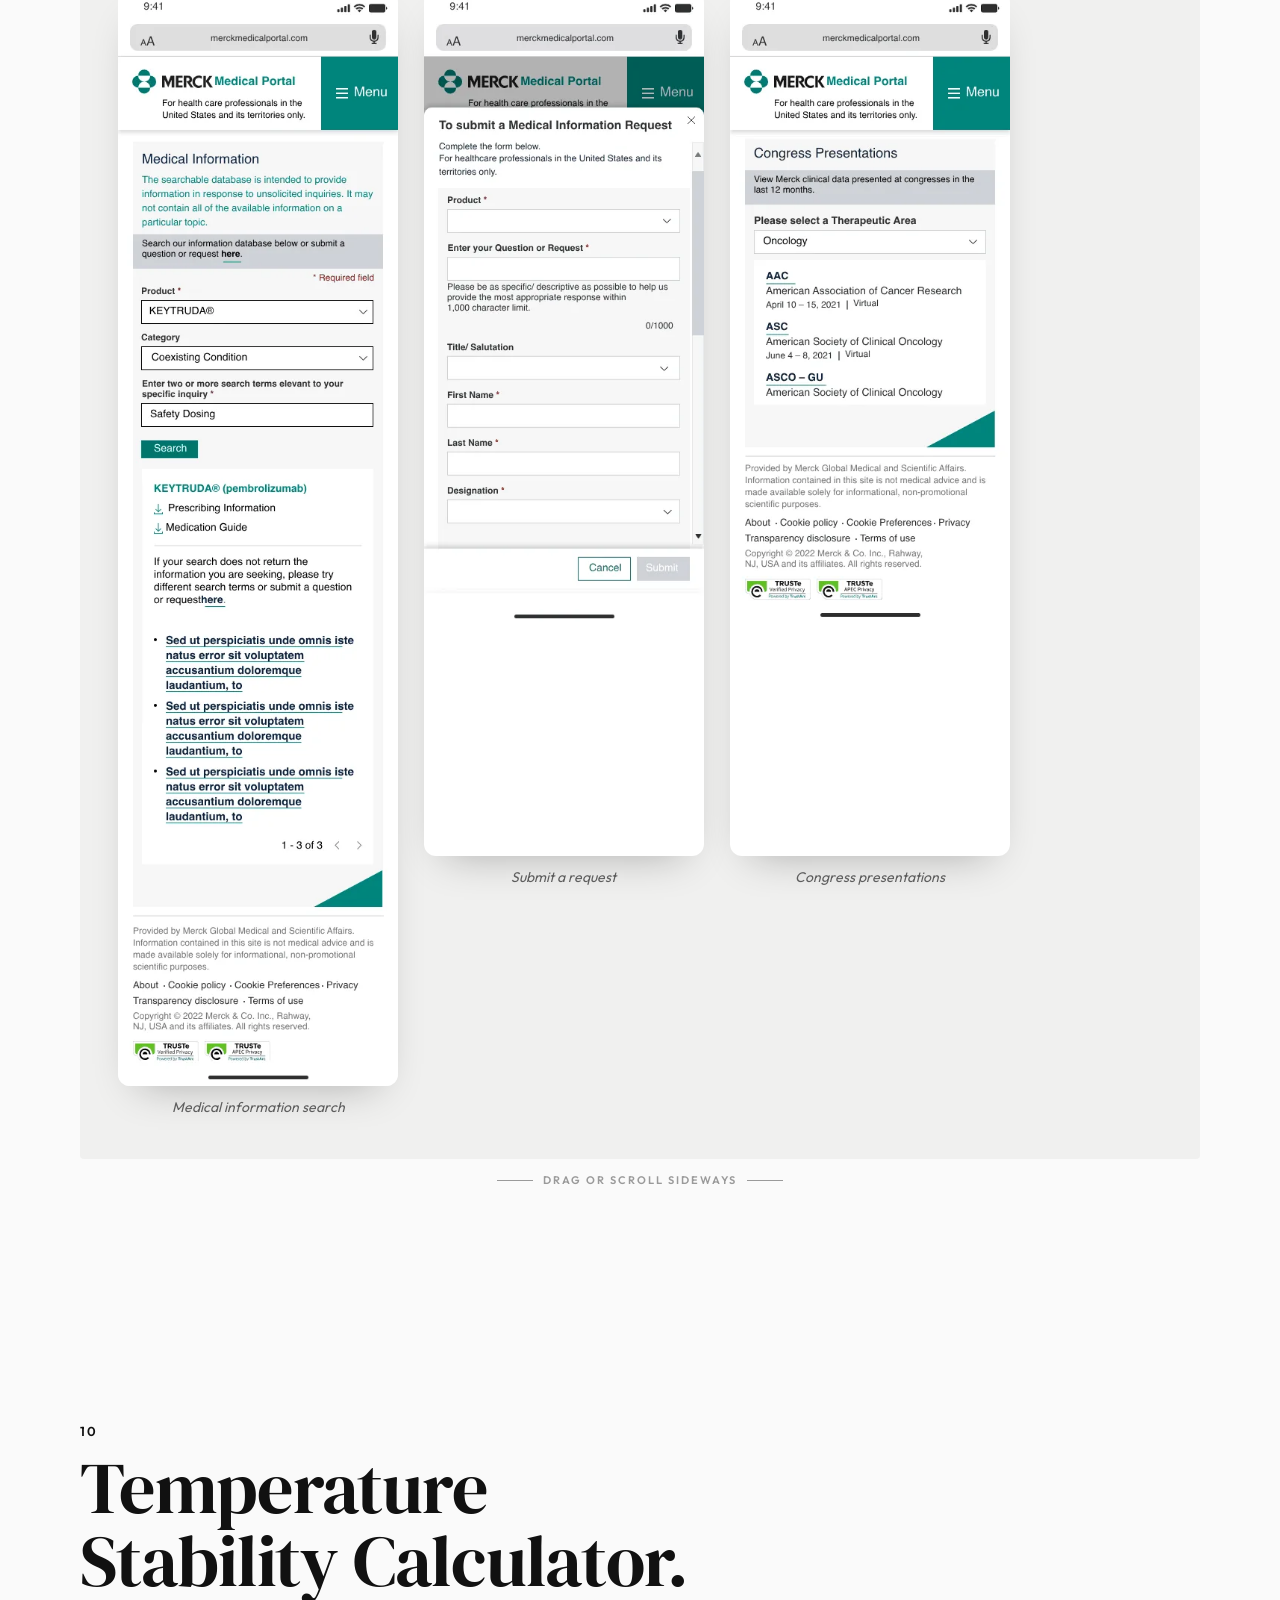
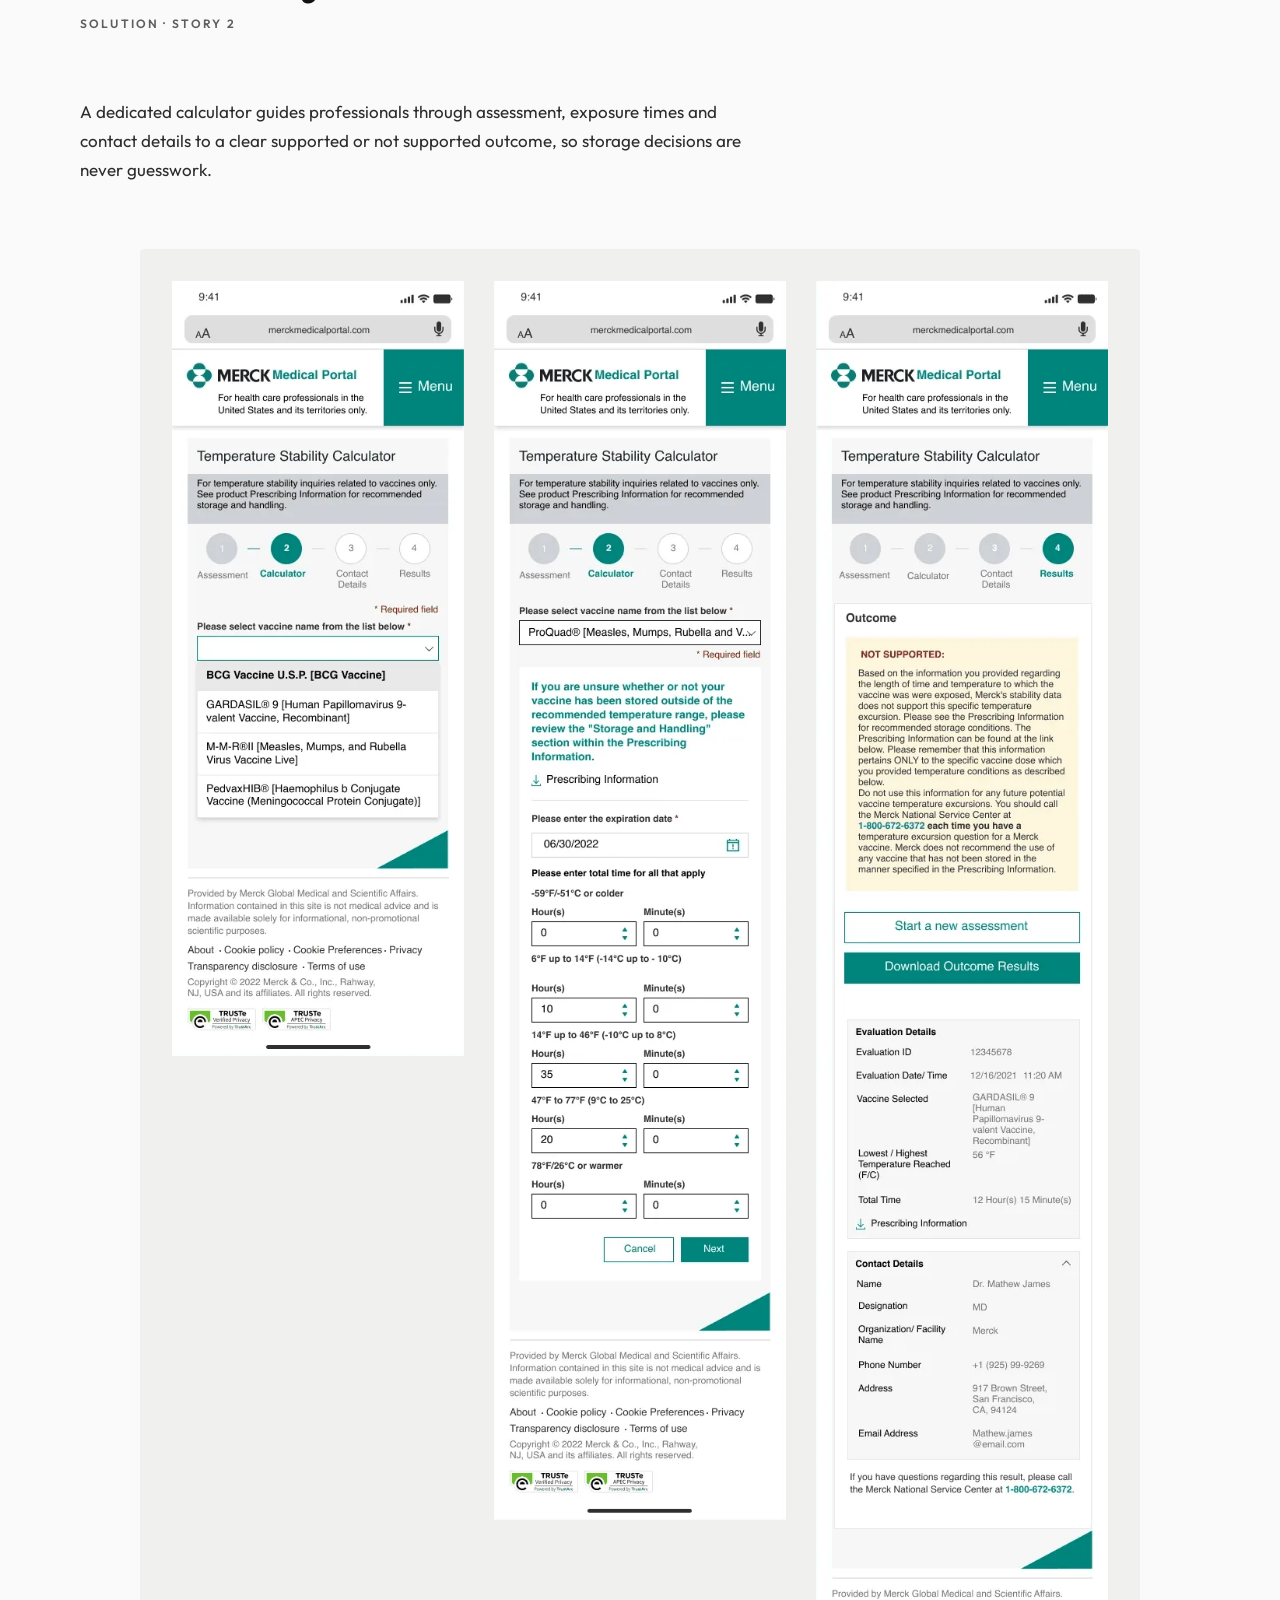
<file: merck.html>
<!doctype html>
<html lang="en">
<head>
<meta charset="utf-8">
<meta name="viewport" content="width=device-width, initial-scale=1, viewport-fit=cover">
<title>Merck · Shwetha Gattu</title>
<meta name="description" content="How Shwetha Gattu designed the Merck Medical Portal for healthcare professionals.">
<meta name="claude:viewport-fit-sides" content="cover">
<link rel="preconnect" href="https://fonts.googleapis.com">
<link rel="preconnect" href="https://fonts.gstatic.com" crossorigin>
<link rel="stylesheet" href="https://fonts.googleapis.com/css2?family=DM+Serif+Display:ital@0;1&family=Outfit:wght@300;400;500;600;700&display=swap">
<link rel="stylesheet" href="case.css">
<style>:root{--accent:#0F7A6E;--hero:#D3DDDA}</style>
</head>
<body class="static">
<div class="readbar" aria-hidden="true"></div>
<header class="site-head gut">
  <a class="backlink pt" href="index.html"><svg width="16" height="12" viewBox="0 0 16 12" fill="none" aria-hidden="true"><path d="M16 6H2M7 1 2 6l5 5" stroke="currentColor" stroke-width="1.5"/></svg>Back home</a>
  <nav aria-label="Main"><a class="pt" href="about.html">About</a></nav>
</header>
<main>
<section class="hero gut"><div class="wide-wrap">
  <h1 class="serif roll">Merck Medical Portal</h1>
  <p class="sub"><span>Responsive web</span><span>Healthcare</span></p>
  <div class="stage"><figure class="tilt"><img src="merck-hero.webp" alt="Merck Medical Portal shown on laptop, tablet and phone"></figure></div>
</div></section>
<section class="intro gut"><div class="wrap">
  <p class="label rv">About the project</p>
  <h2 class="serif rv">One trusted place for medical information.</h2>
  <div class="cols"><div class="rv"><p>Merck needed one place where healthcare professionals in the US could find medical information, congress materials and storage guidance, and reach medical experts quickly.</p><p>Over 12 months I worked as product designer and prototyper on the portal, from interviews and personas to site map, wireframes, high-fidelity screens and usability testing, across desktop, tablet and phone.</p></div><dl class="facts-list rv"><div><dt>Role</dt><dd>Product Designer,<br>Prototyper</dd></div><div><dt>Duration</dt><dd>12 months</dd></div><div><dt>Platform</dt><dd>Web, tablet, mobile</dd></div><div><dt>Client</dt><dd>Merck · MSD</dd></div></dl></div>
</div></section>
<section class="sec gut"><div class="wrap">
  <span class="idx rv">01</span>
  <h2 class="h2 serif rv">Scattered information was slowing care down.</h2>
  <p class="label kicker rv">Overview</p>
  <div class="body"><div class="pair rv"><div><p class="label">Problem</p><p>Fragmented access to medical information held back healthcare professionals, industry stakeholders and patients. Getting crucial temperature stability data took 20% longer than it should, which put patient safety at risk.</p></div><div><p class="label">Outcome</p><p>The Merck Medical Portal cut task completion time by 95% and reinforced Merck’s position in accessible, compliant pharmaceutical solutions.</p></div></div><div class="stats"><div class="stat rv"><b class="num" data-to="95" data-suffix="%">95%</b><span>shorter task completion time</span></div><div class="stat rv"><b class="num" data-to="75" data-suffix="%">75%</b><span>of HCPs and HBPs increased their digital interactions</span></div><div class="stat rv"><b class="num" data-to="85" data-suffix="%">85%</b><span>adoption after launch</span></div></div><div class="prose rv"><p class="label">Team</p><p>Linda Weiss, Mary Kitchner, Phani Kumar, Christine Nealis, Joseph Kushnerick, Kavita Marichetty, Stella Smith, Amy Shah-George, Viswanath Korlepara, Akshitha Takur and me.</p></div></div>
</div></section>
<section class="sec gut"><div class="wrap">
  <span class="idx rv">02</span>
  <h2 class="h2 serif rv">Understanding the problem.</h2>
  <p class="label kicker rv">Research</p>
  <div class="body"><div class="prose rv"><p class="big-p">To build a nuanced picture within the timeframe, the team took a data analysis approach that could surface insights quickly.</p><p>Early findings showed that many users struggled to reach critical medical information digitally, which pointed to the need for one central platform. A breakdown of digital channels also showed gaps in access between user groups, so the portal had to work across the channels each group already used.</p></div><figure class="fig rv"><div class="frame light"><img src="merck-channels.webp" alt="Digital channels available to healthcare professionals: webinars, websites, apps, calls, podcasts, emails, conferences, meetings, online groups, social media" loading="lazy"></div><figcaption>The digital channels healthcare professionals already use</figcaption></figure></div>
</div></section>
<section class="sec gut"><div class="wrap">
  <span class="idx rv">03</span>
  <h2 class="h2 serif rv">Three main insights.</h2>
  <p class="label kicker rv">Key findings</p>
  <div class="body"><div class="prose rv"><p>Our data scientists built a predictive model for advanced pharmaceutical information. Combing through it revealed three main insights.</p></div><ol class="cards"><li class="card rv"><span class="n">1</span><h3>Partial information</h3><p>Professionals lacked complete information for handling medical products, which affected their ability to make informed decisions.</p></li><li class="card rv"><span class="n">2</span><h3>Ambiguous details</h3><p>Presentations and publications were hard to find in one coherent place, a fragmentation problem in information retrieval.</p></li><li class="card rv"><span class="n">3</span><h3>Challenging process</h3><p>Information was scattered across many websites, which slowed professionals down.</p></li></ol><div class="callout rv"><p class="label">Opportunity</p><p>How might we streamline healthcare professionals’ access to complete medical information and simplify medical product management?</p></div></div>
</div></section>
<section class="sec gut"><div class="wrap">
  <span class="idx rv">04</span>
  <h2 class="h2 serif rv">Understanding our user.</h2>
  <p class="label kicker rv">Proto-persona</p>
  <div class="body"><div class="prose rv"><p>Next, we defined who we were designing for. The data pointed to a healthcare professional in Texas who wants a simple way to stay informed and keep products safe, and who needs a platform to explore presentations and publications as part of her continuing education.</p></div><div class="persona rv">
  <div class="id"><img src="merck-persona.webp" alt="Illustrated avatar of Dr. Maria Rodriguez"><p class="role">Healthcare professional</p><h3 class="serif" style="color:var(--paper)">Dr. Maria Rodriguez</h3><p>Texas, United States</p><blockquote>“As a forward-thinking practitioner, I see technology as a tool to improve patient care.”</blockquote></div>
  <div class="facts">
    <div class="wide"><h4>Bio</h4><p>A healthcare professional with over 15 years of experience who contributes to medical advances through clinical trials and research. Tech-savvy and forward-thinking, she keeps up with industry trends.</p></div>
    <div><h4>Needs</h4><ul class="ticks"><li>Up-to-date medical information and congress materials</li><li>A quick way to report adverse events</li><li>Immediate temperature stability guidance</li><li>Efficient exploration of pipelines and research</li></ul></div>
    <div><h4>Pain points</h4><ul class="ticks"><li>Hard to find relevant presentations and sources</li><li>Cumbersome research into pipelines</li><li>No immediate temperature stability guidance</li><li>Current systems lack a fast reporting route</li></ul></div>
    <div class="wide"><h4>Attitudes</h4><p>Patient-centric, innovative and safety-focused, with an emphasis on continuous learning and collaboration.</p></div>
  </div></div></div>
</div></section>
<section class="sec gut"><div class="wrap">
  <span class="idx rv">05</span>
  <h2 class="h2 serif rv">Explaining our user’s perspective.</h2>
  <p class="label kicker rv">User stories</p>
  <div class="body"><div class="prose rv"><p>User stories explain in plain English what something does and why it matters. With Dr. Rodriguez in mind, we chose three to develop.</p></div><div class="quotes"><div class="quote rv"><span class="who">Story 1</span><blockquote>“I need one streamlined platform for current medical information, so I don’t have to search multiple sources.”</blockquote><p>A single hub for instant access to current medical information.</p></div><div class="quote rv"><span class="who">Story 2</span><blockquote>“I need a temperature stability calculator to make sure medications are stored correctly.”</blockquote><p>A Temperature Stability Calculator built into the portal, removing uncertainty about storage.</p></div><div class="quote rv"><span class="who">Story 3</span><blockquote>“I just need a simple way to report medication issues, to keep my patients safe.”</blockquote><p>A smooth reporting flow and direct access to Merck medical experts.</p></div></div></div>
</div></section>
<section class="sec gut"><div class="wrap">
  <span class="idx rv">06</span>
  <h2 class="h2 serif rv">Building out the experience.</h2>
  <p class="label kicker rv">Project plan</p>
  <div class="body"><div class="prose rv"><p>With the user stories in place, we planned interviews and a detailed project plan to understand stakeholder perspectives, requirements and potential challenges. The plan became our roadmap.</p></div><div class="plan rv"><div class="ph"><span class="when">Month 1–2</span><div class="dot"><i></i></div><h3 class="serif">Understand</h3><p class="goal">Understand how HCPs and HBPs access medical information, support and education.</p><ul class="ticks"><li>One-to-one and group interviews with HCPs</li><li>Create user persona</li><li>Document current and future process flows</li><li>Workshops to agree the future state</li></ul></div><div class="ph"><span class="when">Month 3–7</span><div class="dot"><i></i></div><h3 class="serif">Design</h3><p class="goal">Plan the human-centred design process and deliverables.</p><ul class="ticks"><li>Sketch wireframes</li><li>High-fidelity wireframes</li><li>Design the MVP</li><li>User journey site map</li><li>Information architecture</li><li>Navigation structure</li></ul></div><div class="ph"><span class="when">Month 8–10</span><div class="dot"><i></i></div><h3 class="serif">Testing</h3><p class="goal">Run usability testing to validate design decisions.</p><ul class="ticks"><li>Design and run test cases</li><li>Implement fixes</li><li>Roll out a practice test site</li><li>Accessibility check against WCAG</li></ul></div><div class="ph"><span class="when">Month 11–12</span><div class="dot"><i></i></div><h3 class="serif">Go live</h3><p class="goal">Provide ongoing support and training.</p><ul class="ticks"><li>Create the user guide</li><li>Manage department adoption with stakeholders</li><li>Tailored demos and training</li></ul></div></div><p class="band">Managing stakeholder expectations throughout</p></div>
</div></section>
<section class="sec gut"><div class="wrap">
  <span class="idx rv">07</span>
  <h2 class="h2 serif rv">Prioritising what to build.</h2>
  <p class="label kicker rv">Feature listing</p>
  <div class="body"><div class="prose rv"><p>Stakeholder engagement and interview insights from the Understand phase gave us a long list of features. We mapped each one by business value and complexity to decide what to build first.</p></div><div class="legend rv"><span><i style="--c:var(--good)"></i>Good to have</span><span><i style="--c:var(--must)"></i>Must have</span><span><i style="--c:var(--need)"></i>Need to have</span></div><div class="scrollx rv"><div class="matrix"><div class="yax"><span>High complexity</span><span>Low complexity</span></div><div class="col" style="grid-row:1/3"><span class="chip" style="--c:var(--good)">Explore social feeds</span><span class="chip" style="--c:var(--must)">Search / fuzzy search</span><span class="chip" style="--c:var(--good)">News</span><span class="chip" style="--c:var(--good)">Gamification</span><span class="chip" style="--c:var(--must)">Card-based layout</span></div><div class="col" style="grid-row:1/3"><span class="chip" style="--c:var(--good)">Content alerts</span><span class="chip" style="--c:var(--must)">Applications (e.g. grants)</span><span class="chip" style="--c:var(--good)">Chat bot</span><span class="chip" style="--c:var(--must)">Resources &amp; downloads</span><span class="chip" style="--c:var(--must)">Contact requests</span></div><div class="col" style="grid-row:1/3"><span class="chip" style="--c:var(--need)">On-demand videos</span><span class="chip" style="--c:var(--need)">Therapy area content</span><span class="chip" style="--c:var(--need)">Pipeline and research</span><span class="chip" style="--c:var(--need)">Medical information requests</span><span class="chip" style="--c:var(--need)">Temperature excursion</span><span class="chip" style="--c:var(--need)">Product information</span><span class="chip" style="--c:var(--need)">Publications</span></div><div class="col" style="grid-row:1/3"><span class="chip" style="--c:var(--need)">Clinical trials</span><span class="chip" style="--c:var(--need)">Medical information library</span><span class="chip" style="--c:var(--need)">Podcasts</span><span class="chip" style="--c:var(--need)">Report an adverse event</span><span class="chip" style="--c:var(--need)">Product quality</span><span class="chip" style="--c:var(--need)">Quick links</span><span class="chip" style="--c:var(--need)">Congress presentations</span></div><div class="xax"><span>Low business value</span><span></span><span></span><span>High · easy wins</span></div></div></div></div>
</div></section>
<section class="sec gut"><div class="wrap">
  <span class="idx rv">08</span>
  <h2 class="h2 serif rv">Structuring the portal.</h2>
  <p class="label kicker rv">Site map</p>
  <div class="body"><figure class="fig rv"><div class="frame light"><img src="merck-sitemap.webp" alt="Site map of the Merck Medical Portal, from HCP confirmation and home through medical information, congress presentations, pipeline, temperature calculator, expert contact, prescribing information and adverse event reporting" loading="lazy"></div><figcaption>The portal’s site map</figcaption></figure><div class="two"><div class="fig rv"><div class="frame light pad"><img src="merck-principles.webp" alt="Portal design principles: clean, minimalist, easy to learn, intuitive, no cognitive load, minimum redirects" style="max-width:240px" loading="lazy"></div></div><div class="prose rv"><p>Imagine a portal designed just for you, where vital information is easy to reach and tailored to your needs. These principles kept every screen clean, minimal and quick to learn.</p></div></div></div>
</div></section>
<section class="sec gut"><div class="wrap">
  <span class="idx rv">09</span>
  <h2 class="h2 serif rv">Medical information, congress presentations and publications.</h2>
  <p class="label kicker rv">Solution · Story 1</p>
  <div class="body"><div class="prose rv"><p><strong>Medical information:</strong> fast access to current medical insights in one central hub.</p><p><strong>Congress presentations:</strong> curated presentations keep professionals up to date with research and trends.</p><p><strong>Publications:</strong> quick retrieval of medical literature.</p></div><div class="rv"><div class="rail" tabindex="0" aria-label="Screens, scroll sideways"><figure class=""><div class="frame"><img src="merck-medinfo.webp" alt="Medical information search screen" loading="lazy" draggable="false"></div><figcaption>Medical information search</figcaption></figure><figure class=""><div class="frame"><img src="merck-request.webp" alt="Form to submit a medical information request" loading="lazy" draggable="false"></div><figcaption>Submit a request</figcaption></figure><figure class=""><div class="frame"><img src="merck-congress.webp" alt="Congress presentations by therapeutic area" loading="lazy" draggable="false"></div><figcaption>Congress presentations</figcaption></figure></div><p class="railhint"><i></i>Drag or scroll sideways<i></i></p></div></div>
</div></section>
<section class="sec gut"><div class="wrap">
  <span class="idx rv">10</span>
  <h2 class="h2 serif rv">Temperature Stability Calculator.</h2>
  <p class="label kicker rv">Solution · Story 2</p>
  <div class="body"><div class="prose rv"><p>A dedicated calculator guides professionals through assessment, exposure times and contact details to a clear supported or not supported outcome, so storage decisions are never guesswork.</p></div><figure class="fig rv"><div class="frame light" style="max-width:1000px;margin-inline:auto"><img src="merck-calculator.webp" alt="Three steps of the Temperature Stability Calculator: choose vaccine, enter exposure times, see outcome" loading="lazy"></div><figcaption>From vaccine selection to outcome</figcaption></figure></div>
</div></section>
<section class="sec gut"><div class="wrap">
  <span class="idx rv">11</span>
  <h2 class="h2 serif rv">Contact an expert, report an adverse event.</h2>
  <p class="label kicker rv">Solution · Story 3</p>
  <div class="body"><div class="prose rv"><p><strong>Contact a Merck medical expert:</strong> a direct route to personalised support.</p><p><strong>Report an adverse event or product quality complaint:</strong> a simple reporting path that supports patient safety.</p></div><div class="rv"><div class="rail" tabindex="0" aria-label="Screens, scroll sideways"><figure class=""><div class="frame"><img src="merck-expert.webp" alt="Contact a Merck medical expert form" loading="lazy" draggable="false"></div><figcaption>Contact a medical expert</figcaption></figure><figure class=""><div class="frame"><img src="merck-modal.webp" alt="Immediate assistance phone number dialog" loading="lazy" draggable="false"></div><figcaption>Immediate help, 24/7</figcaption></figure><figure class=""><div class="frame"><img src="merck-adverse.webp" alt="Report an adverse event screen" loading="lazy" draggable="false"></div><figcaption>Report an adverse event</figcaption></figure></div><p class="railhint"><i></i>Drag or scroll sideways<i></i></p></div></div>
</div></section>
<section class="sec gut"><div class="wrap">
  <span class="idx rv">12</span>
  <h2 class="h2 serif rv">Final thoughts.</h2>
  <p class="label kicker rv">Takeaways</p>
  <div class="body"><div class="prose rv"><p>Looking back, collaboration and user-centricity were at the core of this project.</p></div><ol class="cards"><li class="card rv"><span class="n">1</span><h3>User-centric agility</h3><p>Put user needs first and iterate, so the solution keeps matching what people expect.</p></li><li class="card rv"><span class="n">2</span><h3>Innovative problem solving</h3><p>Stay flexible and inventive when challenges appear.</p></li><li class="card rv"><span class="n">3</span><h3>Stakeholder involvement</h3><p>Keep collaborating with users and stakeholders for alignment.</p></li></ol><div class="callout rv"><p class="label">Result</p><p>85% adoption and steady growth. Up-to-date content across therapy areas helps healthcare professionals make informed decisions and improve patient outcomes.</p></div></div>
</div></section>
<a class="fab pt" href="property-advisor.html" data-color="#D4D8DF" aria-label="Next project: Property Advisor"><span>Next · Property Advisor</span><svg width="14" height="14" viewBox="0 0 14 14" fill="none" aria-hidden="true"><path d="M2 12 12 2M4 2h8v8" stroke="currentColor" stroke-width="1.6"/></svg></a>
<a class="next gut pt" href="property-advisor.html" data-color="#D4D8DF" style="--next-bg:#D4D8DF"><div class="wrap">
  <p class="label">Next project</p>
  <h2 class="nm"><span>Property Advisor</span><span aria-hidden="true">Property Advisor</span></h2>
  <div><span class="go">Open case study <svg width="16" height="12" viewBox="0 0 16 12" fill="none" aria-hidden="true"><path d="M0 6h14M9 1l5 5-5 5" stroke="currentColor" stroke-width="1.5"/></svg></span></div>
</div><div class="peek"><img src="pa-laptop.webp" alt="" loading="lazy"></div></a>
</main>
<footer class="contact gut"><div class="wrap">
  <p class="label">Say hello</p>
  <h2 class="big">Let’s get to know each other.</h2>
  <div class="links">
    <a class="ul" href="https://www.linkedin.com/in/shwetha-gattu-ab0286190/">LinkedIn</a>
    <a class="ul" href="https://www.behance.net/shwethagatb5f4">Behance</a>
    <a class="ul" href="https://www.instagram.com/shwe.uix/">Instagram</a>
  </div>
  <div class="foot"><span>© 2026 Shwetha Gattu</span><a href="#" data-top>Back to top ↑</a></div>
</div></footer>
<div class="cursor" aria-hidden="true"><span>Drag</span></div>
<script src="case.js"></script>
</body>
</html>
</file>
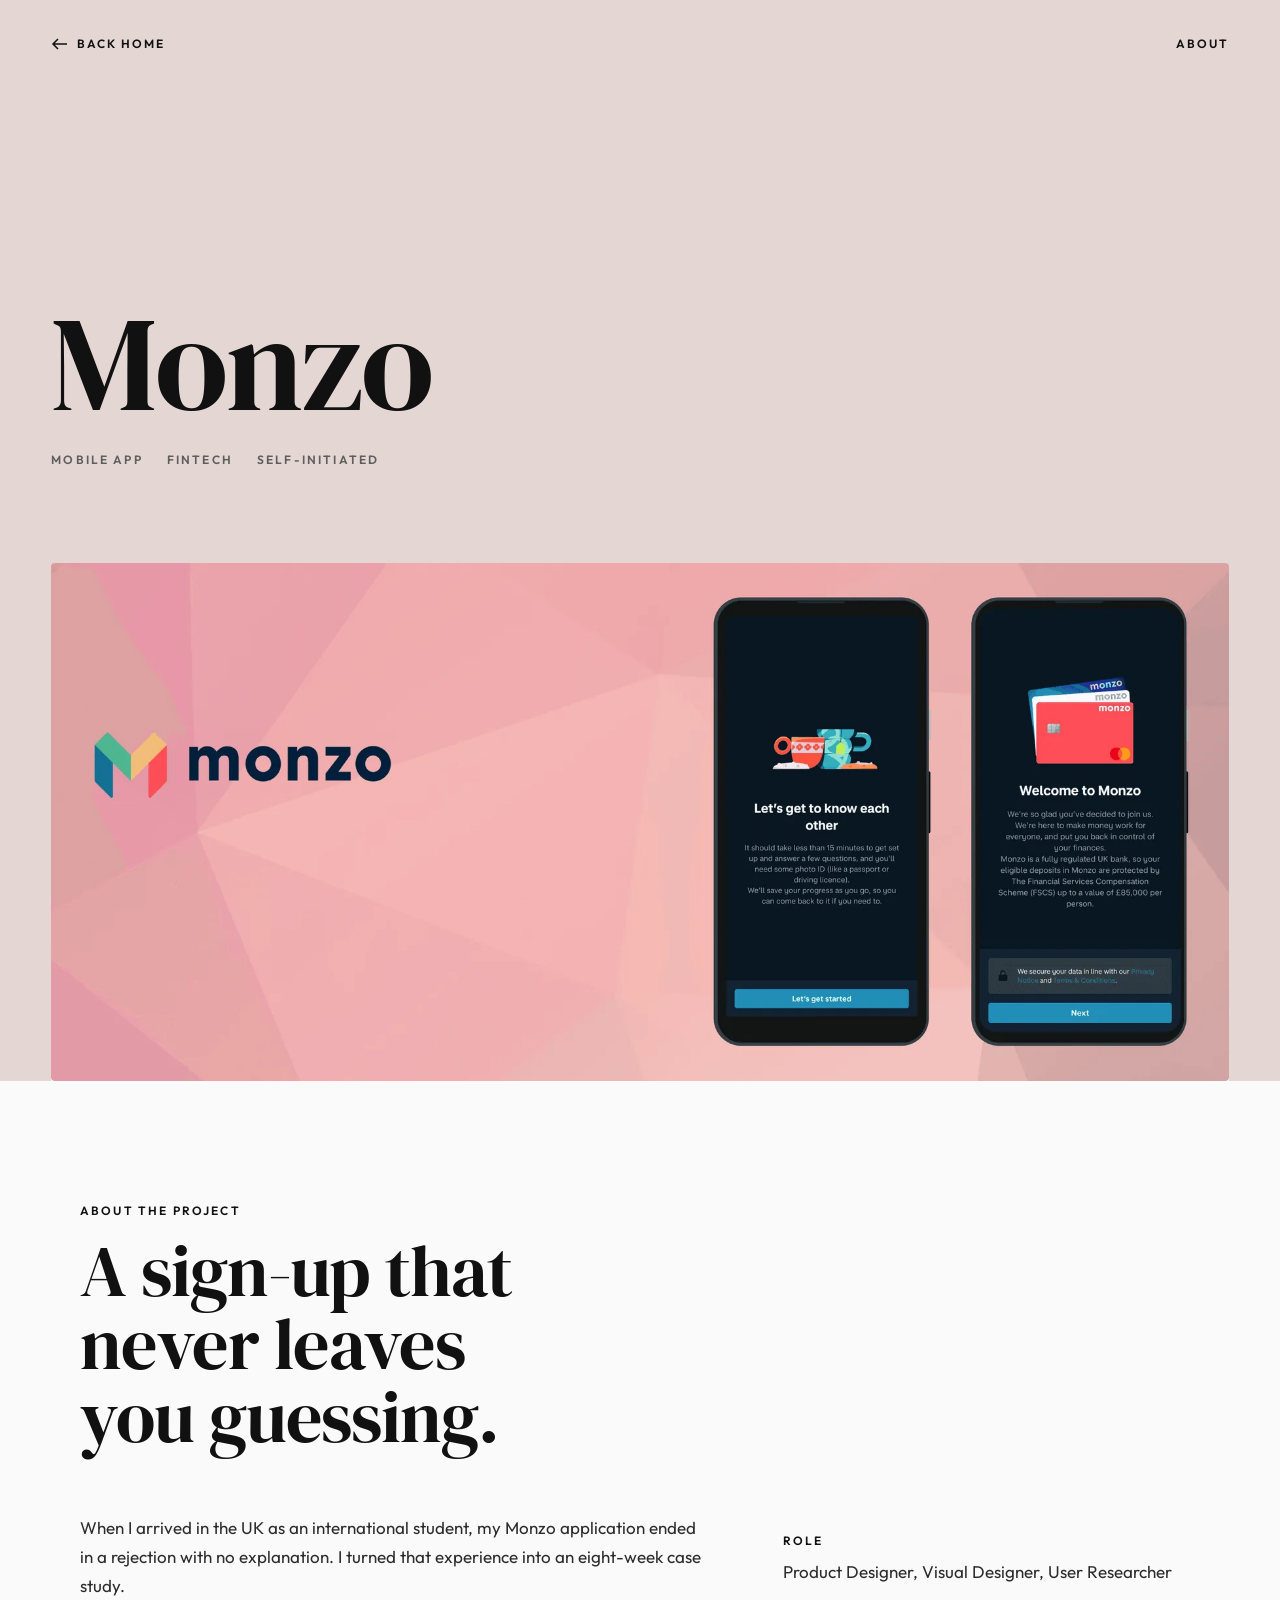
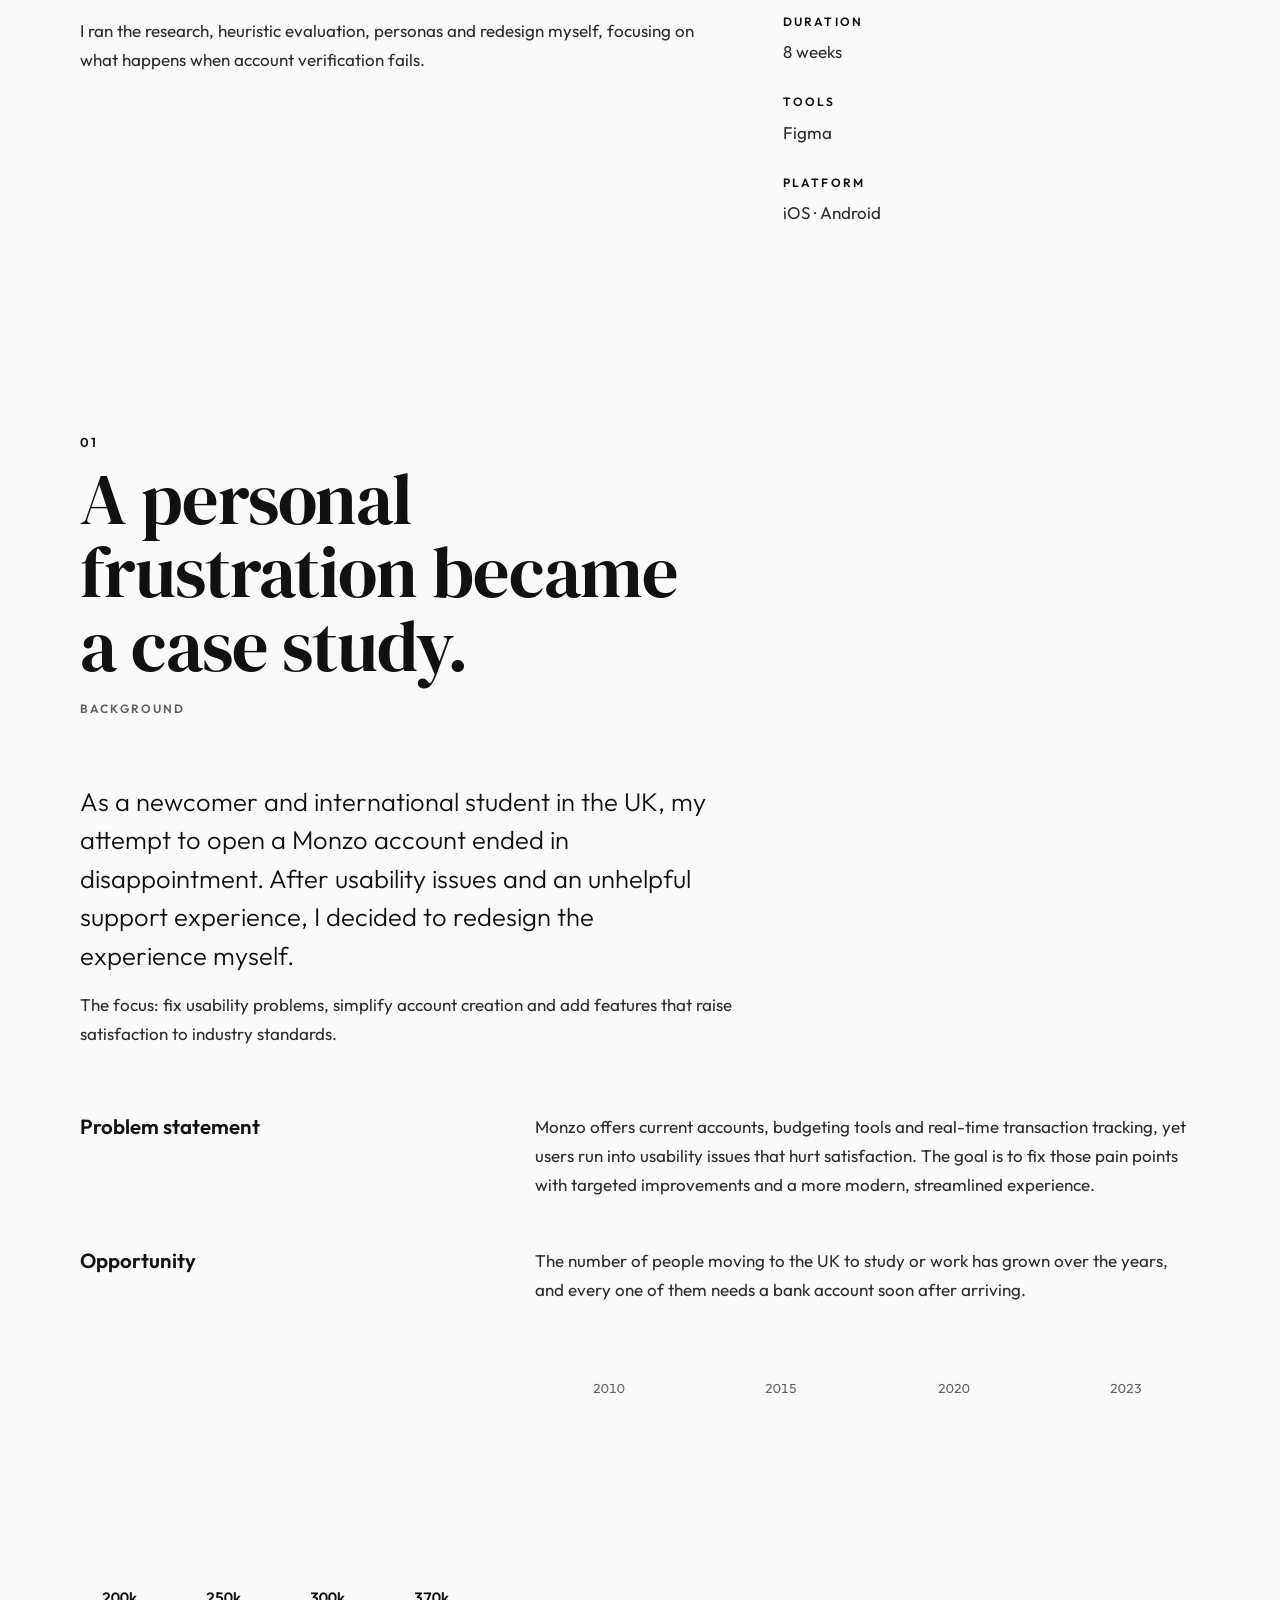
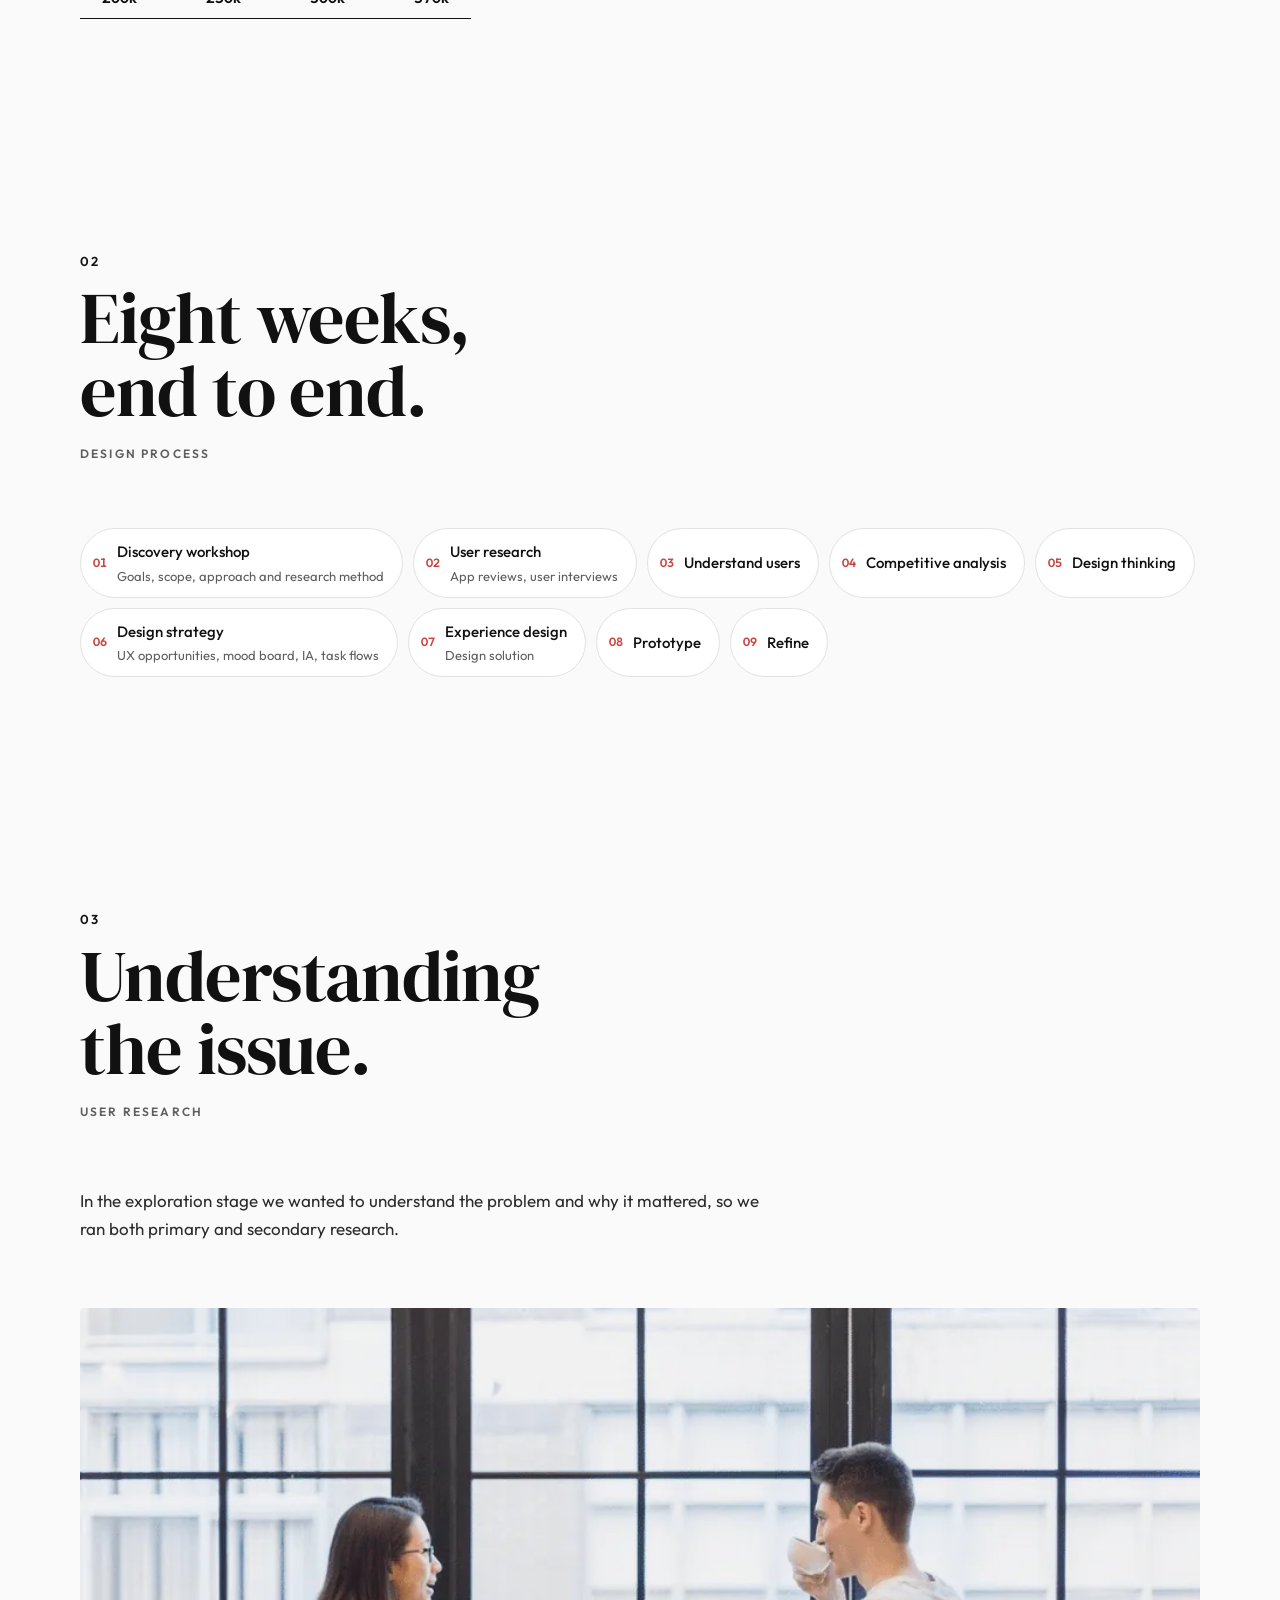
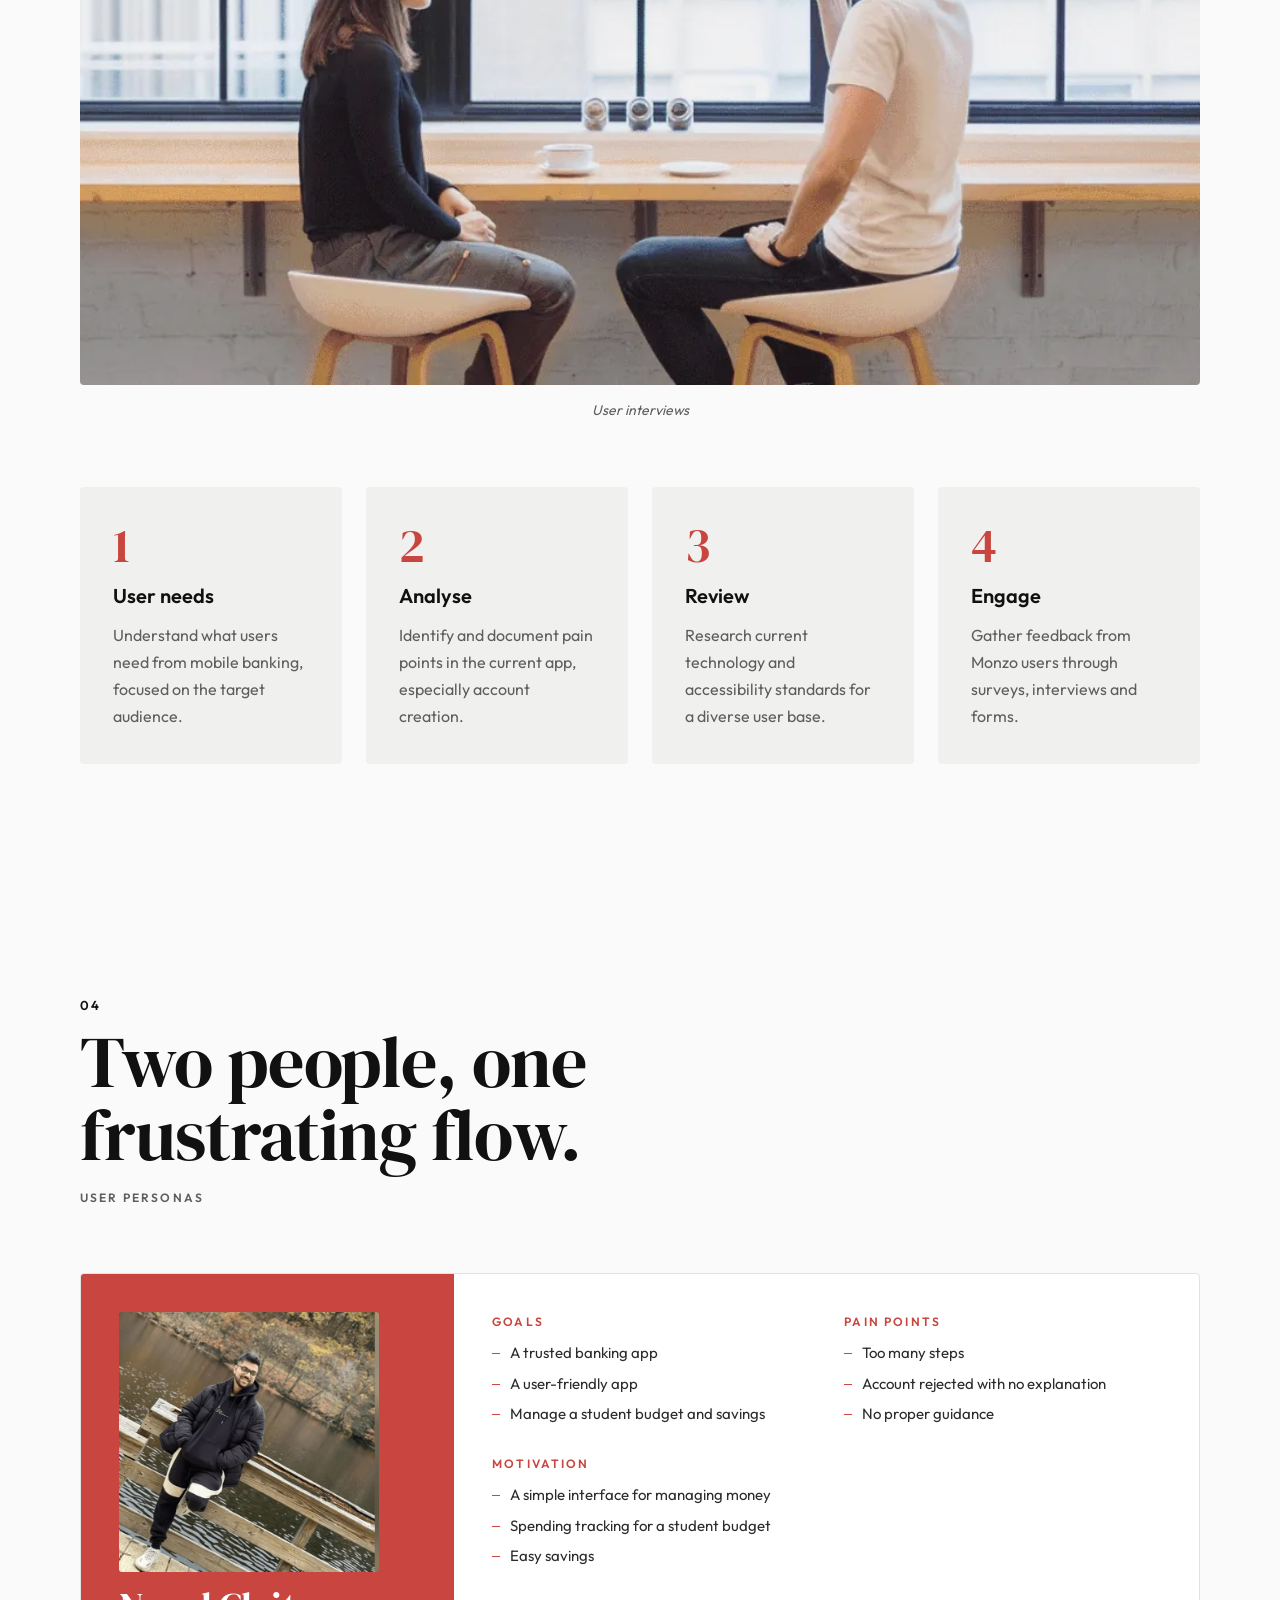
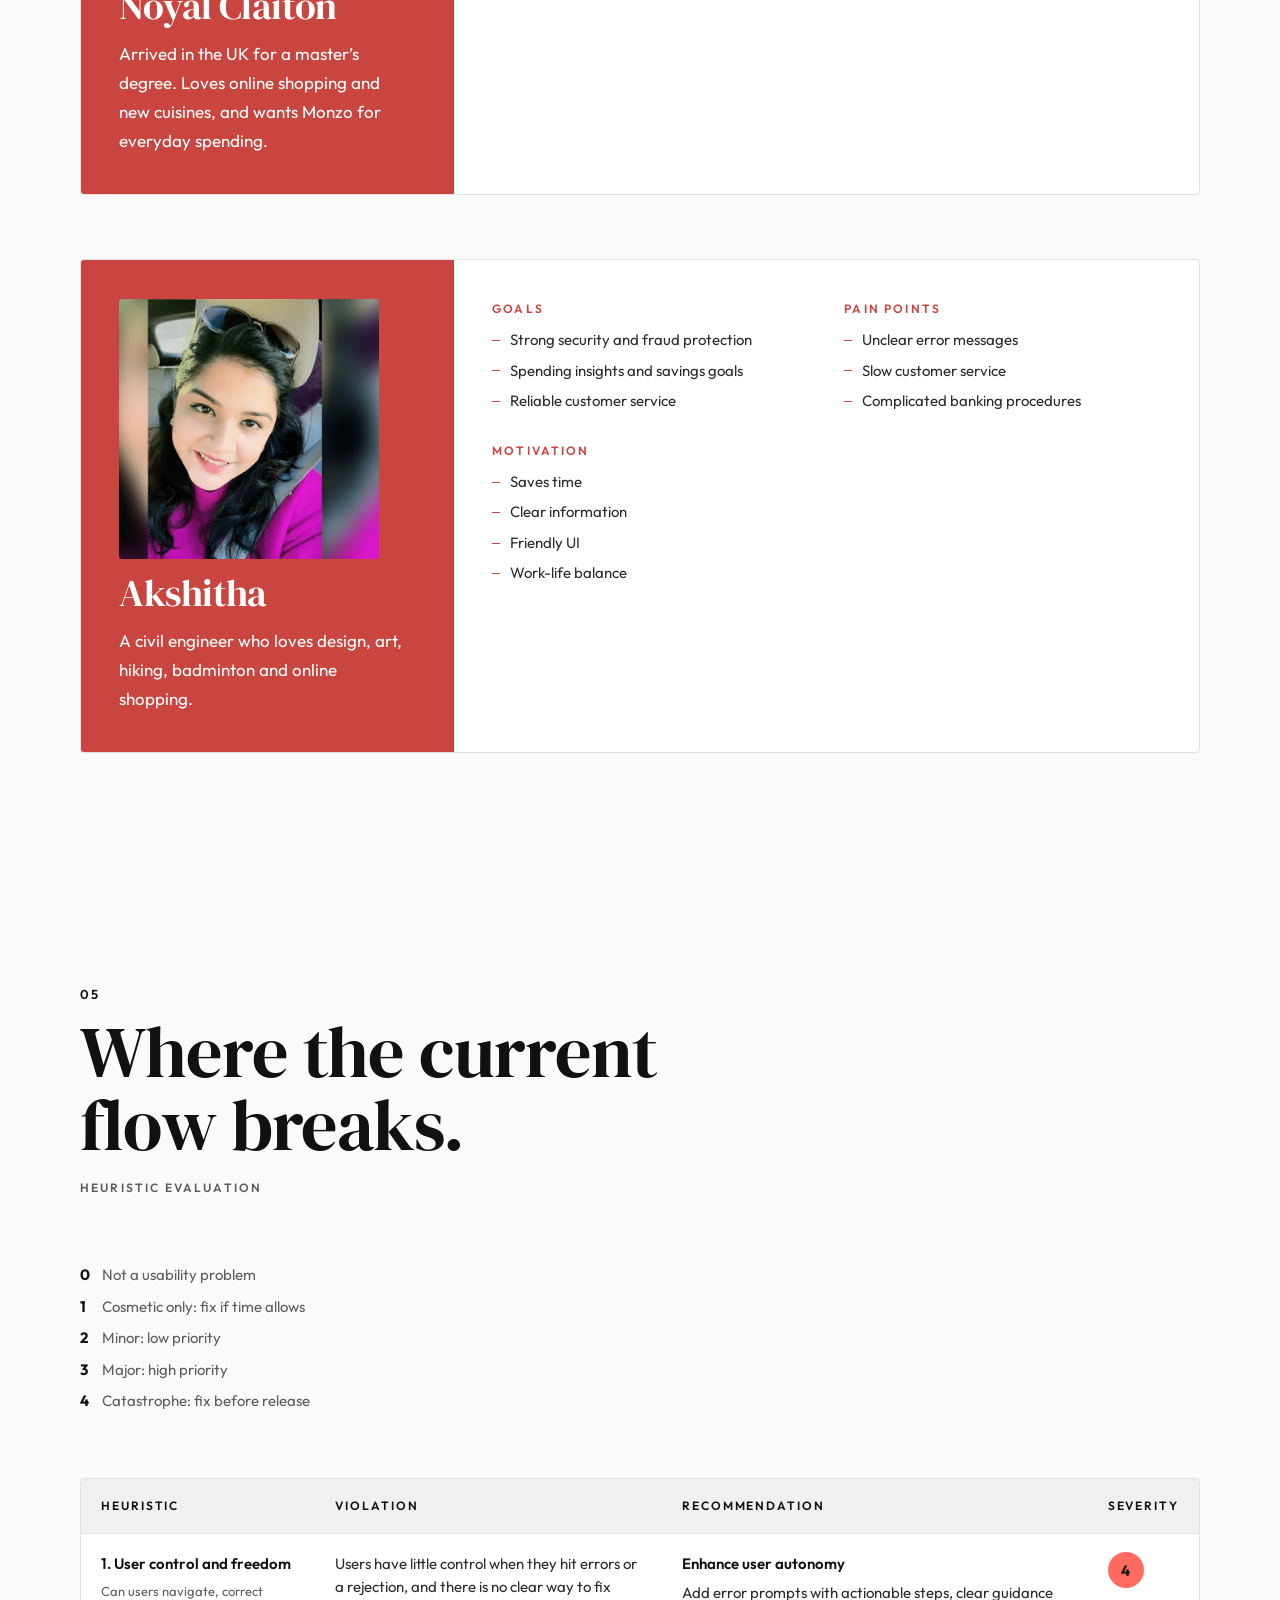
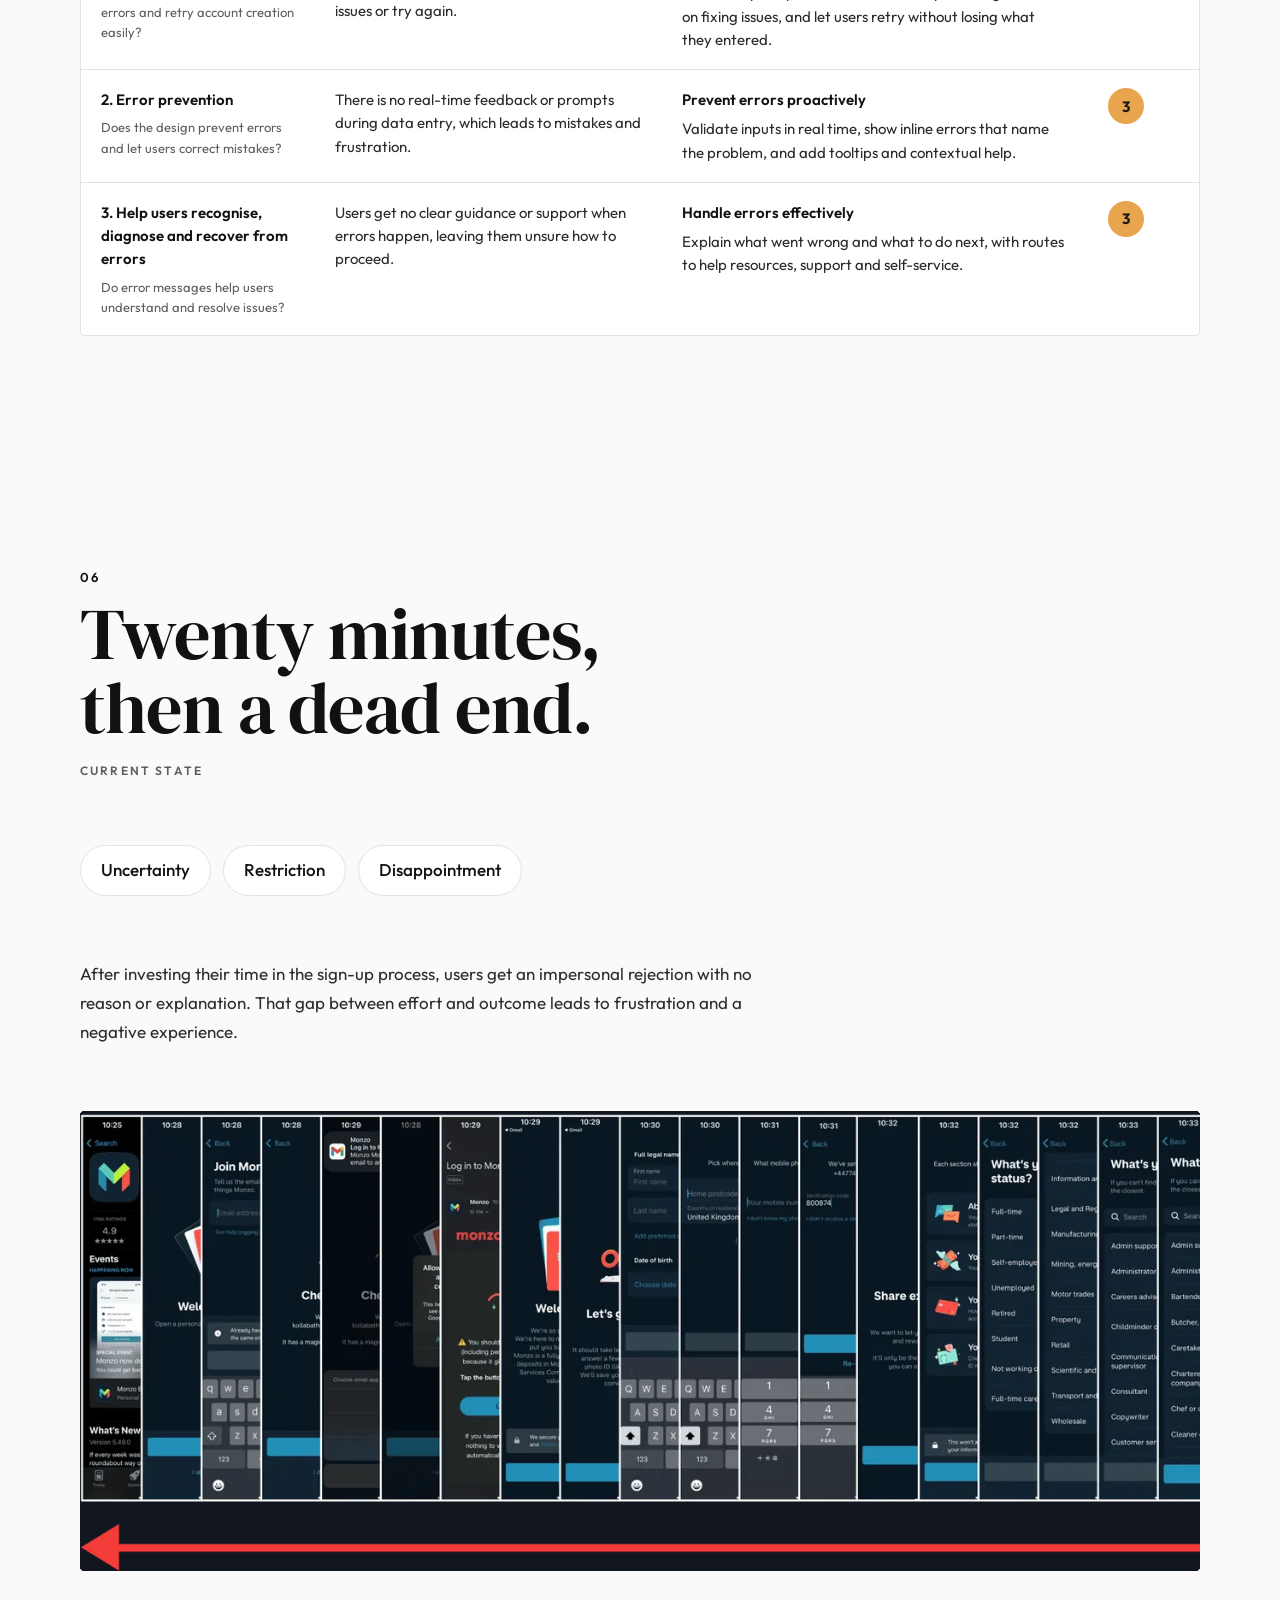
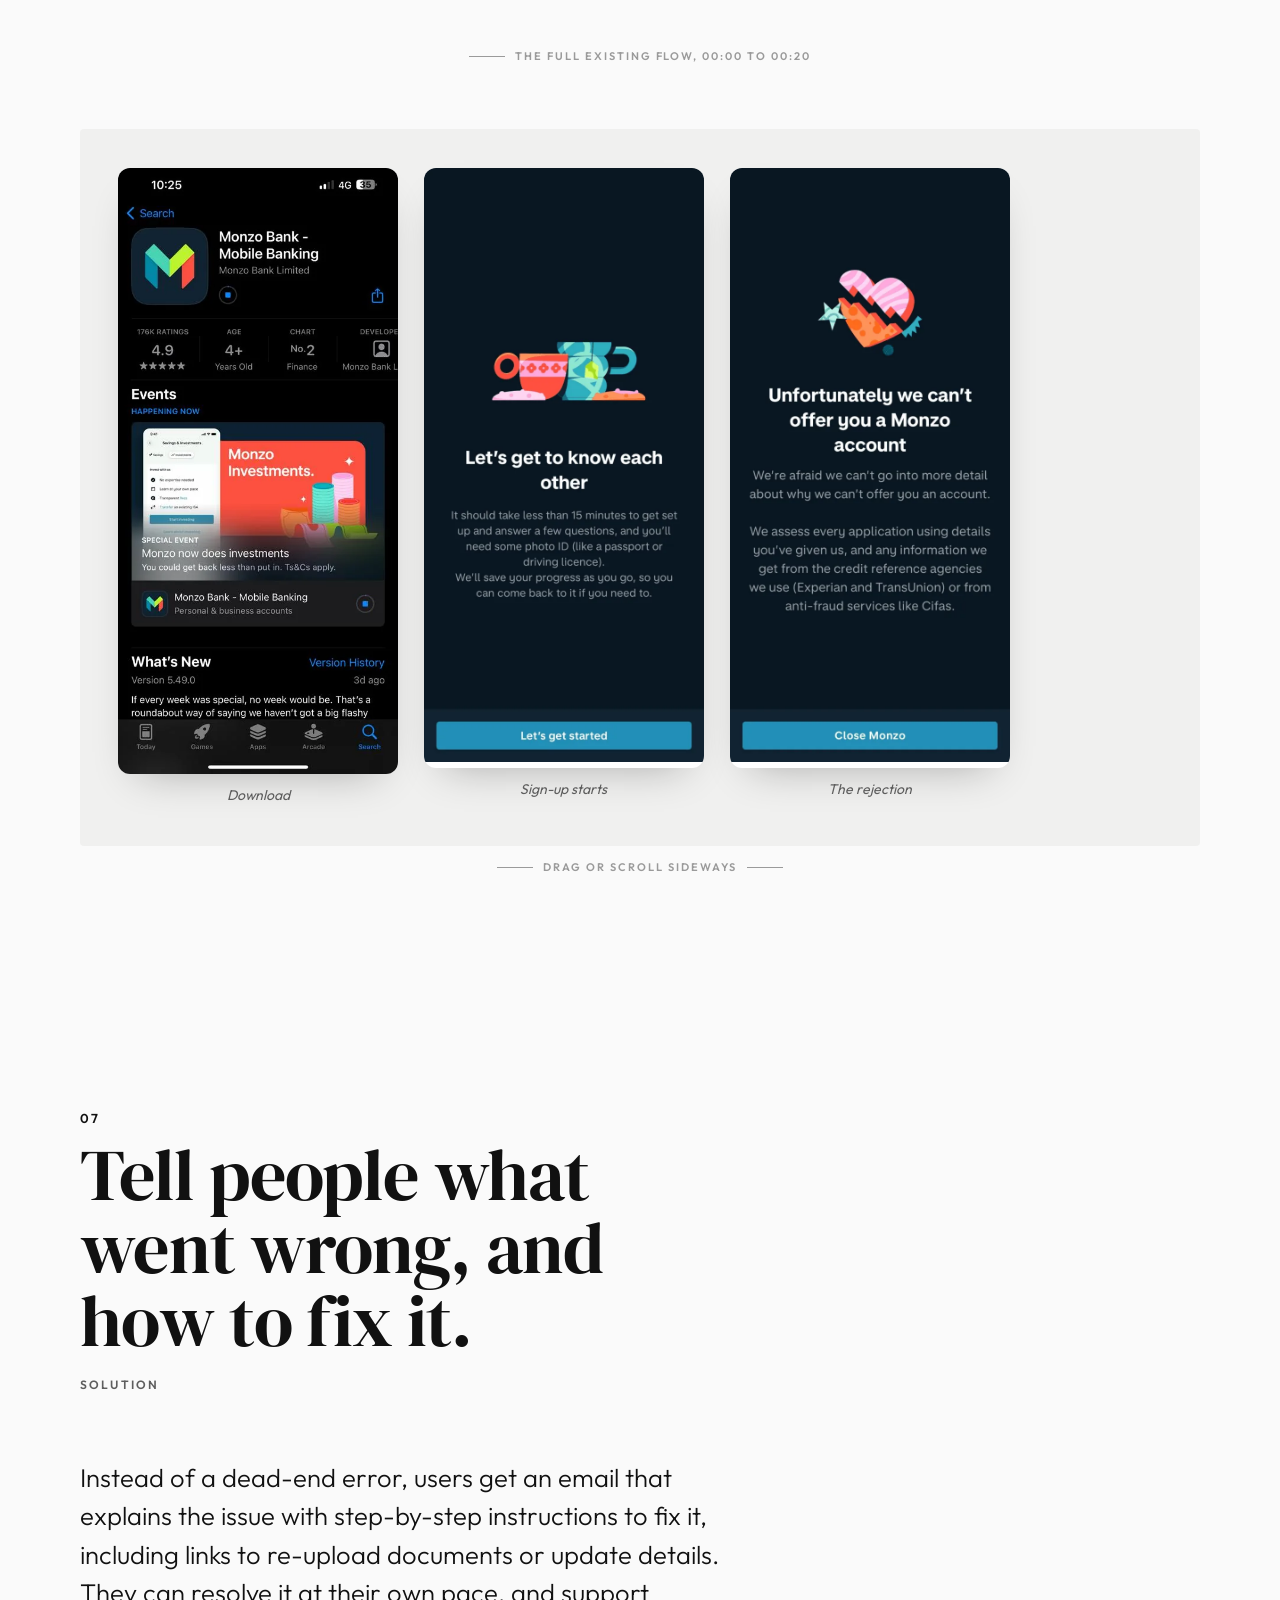
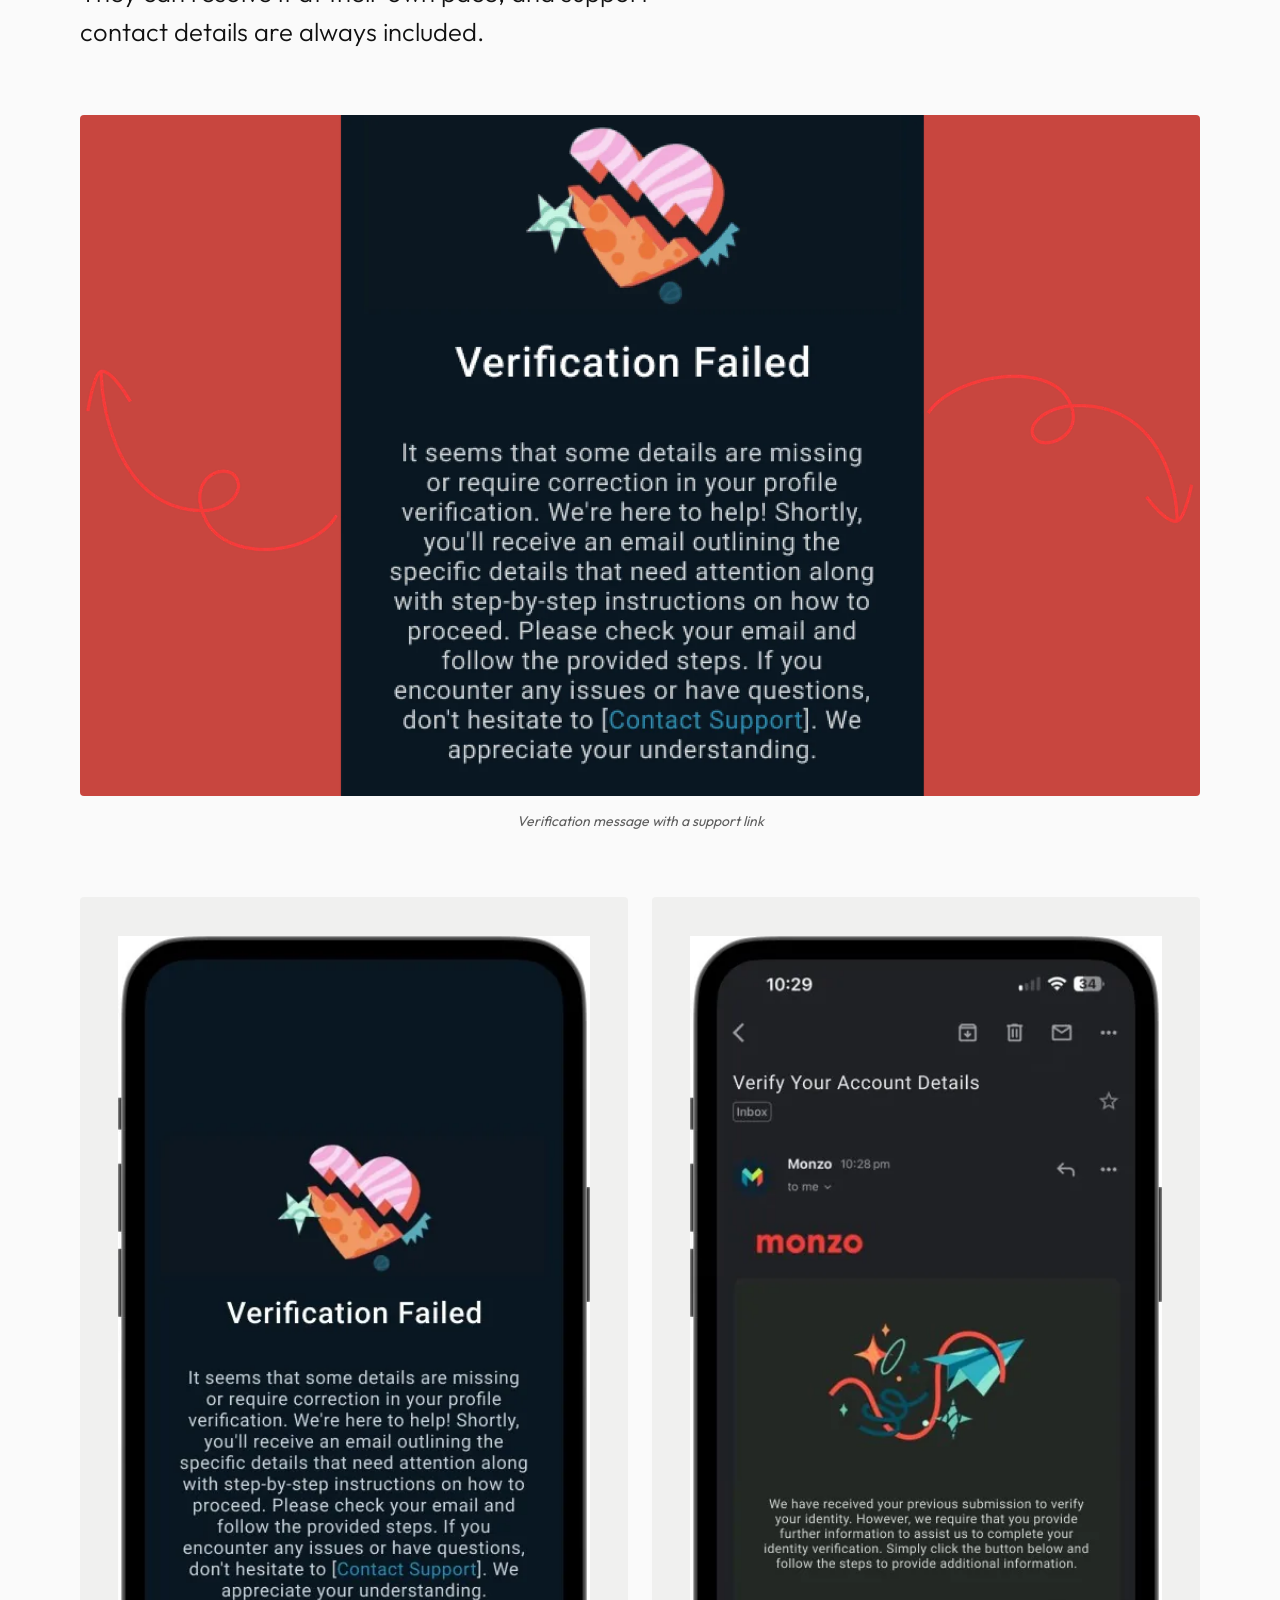
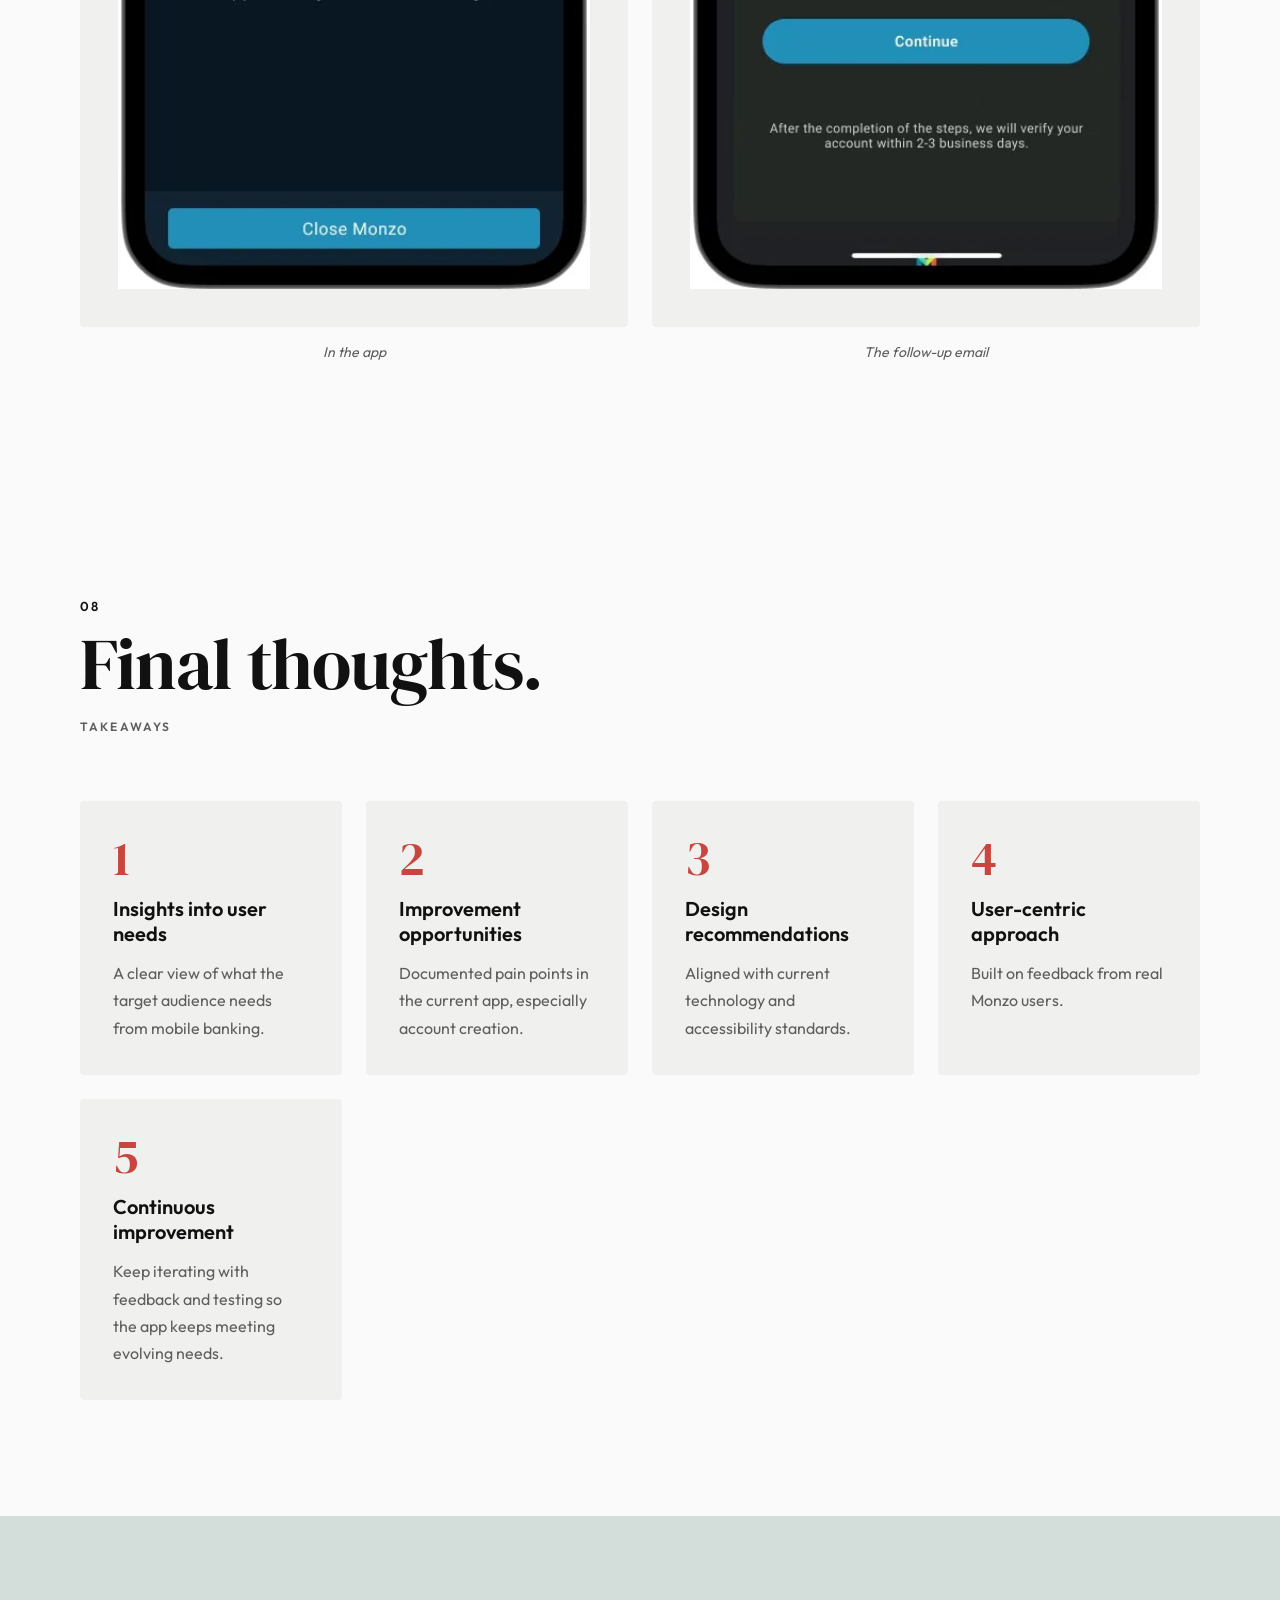
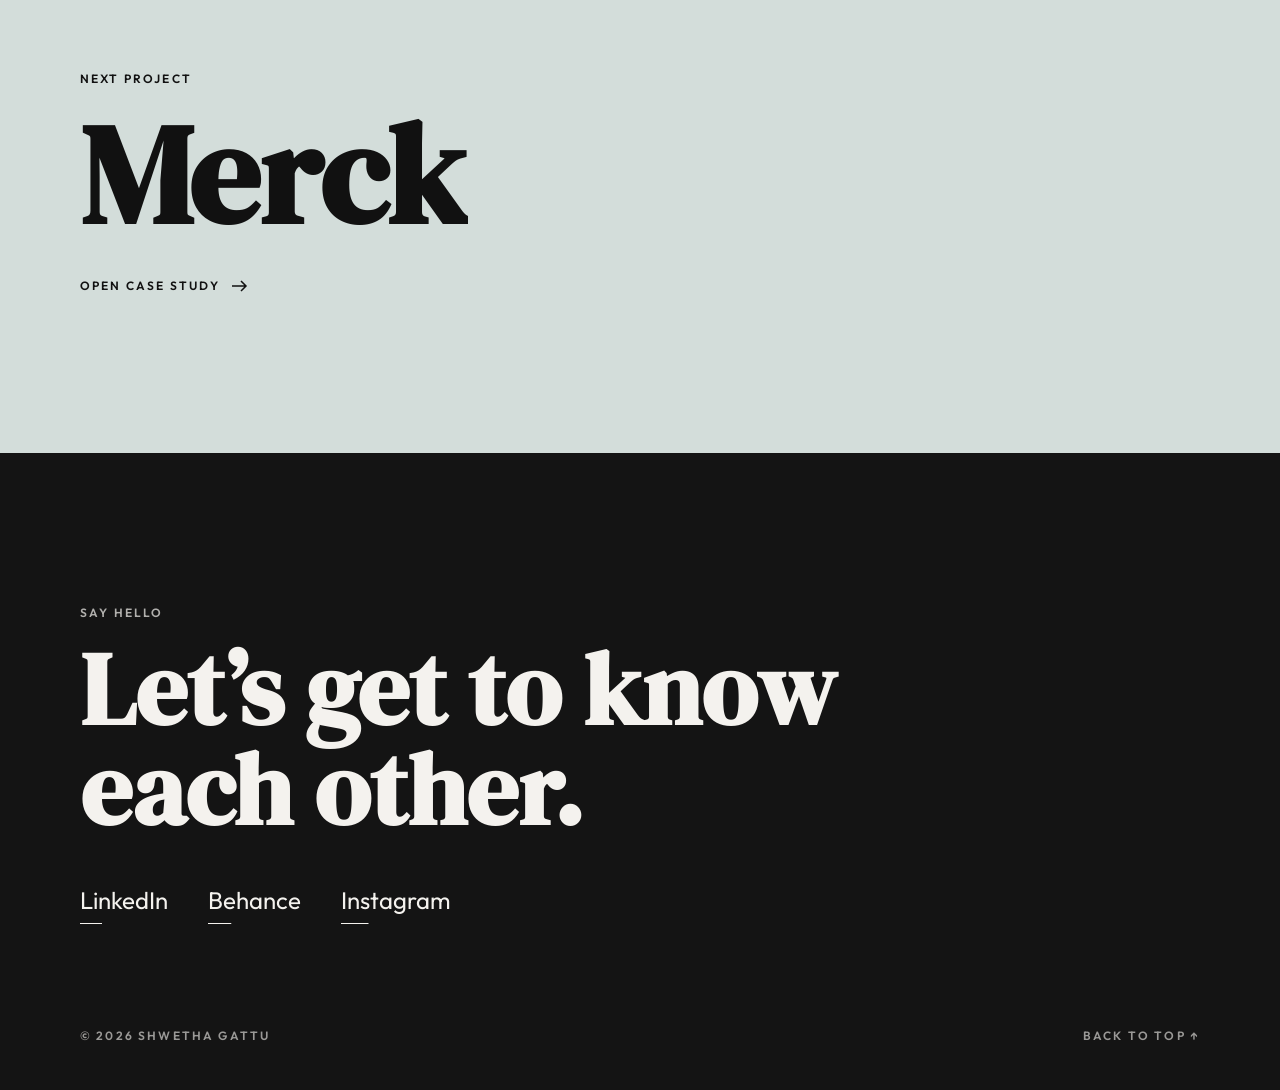
<file: monzo.html>
<!doctype html>
<html lang="en">
<head>
<meta charset="utf-8">
<meta name="viewport" content="width=device-width, initial-scale=1, viewport-fit=cover">
<title>Monzo · Shwetha Gattu</title>
<meta name="description" content="How Shwetha Gattu redesigned Monzo account creation for newcomers to the UK.">
<meta name="claude:viewport-fit-sides" content="cover">
<link rel="preconnect" href="https://fonts.googleapis.com">
<link rel="preconnect" href="https://fonts.gstatic.com" crossorigin>
<link rel="stylesheet" href="https://fonts.googleapis.com/css2?family=DM+Serif+Display:ital@0;1&family=Outfit:wght@300;400;500;600;700&display=swap">
<link rel="stylesheet" href="case.css">
<style>:root{--accent:#C8463F;--hero:#E4D6D3}</style>
</head>
<body class="static">
<div class="readbar" aria-hidden="true"></div>
<header class="site-head gut">
  <a class="backlink pt" href="index.html"><svg width="16" height="12" viewBox="0 0 16 12" fill="none" aria-hidden="true"><path d="M16 6H2M7 1 2 6l5 5" stroke="currentColor" stroke-width="1.5"/></svg>Back home</a>
  <nav aria-label="Main"><a class="pt" href="about.html">About</a></nav>
</header>
<main>
<section class="hero gut"><div class="wide-wrap">
  <h1 class="serif roll">Monzo</h1>
  <p class="sub"><span>Mobile app</span><span>Fintech</span><span>Self-initiated</span></p>
  <div class="stage"><figure class="tilt"><img src="monzo-hero.webp" alt="Monzo onboarding screens on two phones"></figure></div>
</div></section>
<section class="intro gut"><div class="wrap">
  <p class="label rv">About the project</p>
  <h2 class="serif rv">A sign-up that never leaves you guessing.</h2>
  <div class="cols"><div class="rv"><p>When I arrived in the UK as an international student, my Monzo application ended in a rejection with no explanation. I turned that experience into an eight-week case study.</p><p>I ran the research, heuristic evaluation, personas and redesign myself, focusing on what happens when account verification fails.</p></div><dl class="facts-list rv"><div><dt>Role</dt><dd>Product Designer, Visual Designer, User Researcher</dd></div><div><dt>Duration</dt><dd>8 weeks</dd></div><div><dt>Tools</dt><dd>Figma</dd></div><div><dt>Platform</dt><dd>iOS · Android</dd></div></dl></div>
</div></section>
<section class="sec gut"><div class="wrap">
  <span class="idx rv">01</span>
  <h2 class="h2 serif rv">A personal frustration became a case study.</h2>
  <p class="label kicker rv">Background</p>
  <div class="body"><div class="prose rv"><p class="big-p">As a newcomer and international student in the UK, my attempt to open a Monzo account ended in disappointment. After usability issues and an unhelpful support experience, I decided to redesign the experience myself.</p><p>The focus: fix usability problems, simplify account creation and add features that raise satisfaction to industry standards.</p></div><div class="pair rv"><div><p class="label">Problem statement</p><p>Monzo offers current accounts, budgeting tools and real-time transaction tracking, yet users run into usability issues that hurt satisfaction. The goal is to fix those pain points with targeted improvements and a more modern, streamlined experience.</p></div><div><p class="label">Opportunity</p><p>The number of people moving to the UK to study or work has grown over the years, and every one of them needs a bank account soon after arriving.</p><div class="bars" aria-label="Immigration to the UK: about 200k in 2010, 250k in 2015, 300k in 2020, 370k in 2023"><div><b>200k</b><i style="--h:54%"></i></div><div><b>250k</b><i style="--h:68%"></i></div><div><b>300k</b><i style="--h:81%"></i></div><div><b>370k</b><i style="--h:100%"></i></div></div><div class="bars-x"><span>2010</span><span>2015</span><span>2020</span><span>2023</span></div></div></div></div>
</div></section>
<section class="sec gut"><div class="wrap">
  <span class="idx rv">02</span>
  <h2 class="h2 serif rv">Eight weeks, end to end.</h2>
  <p class="label kicker rv">Design process</p>
  <div class="body"><ol class="steps rv"><li><span>Discovery workshop<small>Goals, scope, approach and research method</small></span></li><li><span>User research<small>App reviews, user interviews</small></span></li><li><span>Understand users</span></li><li><span>Competitive analysis</span></li><li><span>Design thinking</span></li><li><span>Design strategy<small>UX opportunities, mood board, IA, task flows</small></span></li><li><span>Experience design<small>Design solution</small></span></li><li><span>Prototype</span></li><li><span>Refine</span></li></ol></div>
</div></section>
<section class="sec gut"><div class="wrap">
  <span class="idx rv">03</span>
  <h2 class="h2 serif rv">Understanding the issue.</h2>
  <p class="label kicker rv">User research</p>
  <div class="body"><div class="prose rv"><p>In the exploration stage we wanted to understand the problem and why it mattered, so we ran both primary and secondary research.</p></div><figure class="fig rv"><div class="frame "><img src="monzo-research.webp" alt="Two people talking over coffee during a user interview" loading="lazy"></div><figcaption>User interviews</figcaption></figure><ol class="cards"><li class="card rv"><span class="n">1</span><h3>User needs</h3><p>Understand what users need from mobile banking, focused on the target audience.</p></li><li class="card rv"><span class="n">2</span><h3>Analyse</h3><p>Identify and document pain points in the current app, especially account creation.</p></li><li class="card rv"><span class="n">3</span><h3>Review</h3><p>Research current technology and accessibility standards for a diverse user base.</p></li><li class="card rv"><span class="n">4</span><h3>Engage</h3><p>Gather feedback from Monzo users through surveys, interviews and forms.</p></li></ol></div>
</div></section>
<section class="sec gut"><div class="wrap">
  <span class="idx rv">04</span>
  <h2 class="h2 serif rv">Two people, one frustrating flow.</h2>
  <p class="label kicker rv">User personas</p>
  <div class="body"><div class="persona rv"><div class="id"><img src="monzo-persona1.webp" alt="Photo of Noyal Claiton"><h3 class="serif" style="color:var(--paper)">Noyal Claiton</h3><p>Arrived in the UK for a master’s degree. Loves online shopping and new cuisines, and wants Monzo for everyday spending.</p></div><div class="facts"><div><h4>Goals</h4><ul class="ticks"><li>A trusted banking app</li><li>A user-friendly app</li><li>Manage a student budget and savings</li></ul></div><div><h4>Pain points</h4><ul class="ticks"><li>Too many steps</li><li>Account rejected with no explanation</li><li>No proper guidance</li></ul></div><div class="wide"><h4>Motivation</h4><ul class="ticks"><li>A simple interface for managing money</li><li>Spending tracking for a student budget</li><li>Easy savings</li></ul></div></div></div><div class="persona rv"><div class="id"><img src="monzo-persona2.webp" alt="Photo of Akshitha"><h3 class="serif" style="color:var(--paper)">Akshitha</h3><p>A civil engineer who loves design, art, hiking, badminton and online shopping.</p></div><div class="facts"><div><h4>Goals</h4><ul class="ticks"><li>Strong security and fraud protection</li><li>Spending insights and savings goals</li><li>Reliable customer service</li></ul></div><div><h4>Pain points</h4><ul class="ticks"><li>Unclear error messages</li><li>Slow customer service</li><li>Complicated banking procedures</li></ul></div><div class="wide"><h4>Motivation</h4><ul class="ticks"><li>Saves time</li><li>Clear information</li><li>Friendly UI</li><li>Work-life balance</li></ul></div></div></div></div>
</div></section>
<section class="sec gut"><div class="wrap">
  <span class="idx rv">05</span>
  <h2 class="h2 serif rv">Where the current flow breaks.</h2>
  <p class="label kicker rv">Heuristic evaluation</p>
  <div class="body"><ul class="scale rv"><li><b>0</b>Not a usability problem</li><li><b>1</b>Cosmetic only: fix if time allows</li><li><b>2</b>Minor: low priority</li><li><b>3</b>Major: high priority</li><li><b>4</b>Catastrophe: fix before release</li></ul><div class="table-wrap rv"><table><thead><tr><th>Heuristic</th><th>Violation</th><th>Recommendation</th><th>Severity</th></tr></thead><tbody><tr><td><b>1. User control and freedom</b><small>Can users navigate, correct errors and retry account creation easily?</small></td><td>Users have little control when they hit errors or a rejection, and there is no clear way to fix issues or try again.</td><td><b>Enhance user autonomy</b>Add error prompts with actionable steps, clear guidance on fixing issues, and let users retry without losing what they entered.</td><td><span class="sev" style="--c:#ff6b5e">4</span></td></tr><tr><td><b>2. Error prevention</b><small>Does the design prevent errors and let users correct mistakes?</small></td><td>There is no real-time feedback or prompts during data entry, which leads to mistakes and frustration.</td><td><b>Prevent errors proactively</b>Validate inputs in real time, show inline errors that name the problem, and add tooltips and contextual help.</td><td><span class="sev" style="--c:#E9A54E">3</span></td></tr><tr><td><b>3. Help users recognise, diagnose and recover from errors</b><small>Do error messages help users understand and resolve issues?</small></td><td>Users get no clear guidance or support when errors happen, leaving them unsure how to proceed.</td><td><b>Handle errors effectively</b>Explain what went wrong and what to do next, with routes to help resources, support and self-service.</td><td><span class="sev" style="--c:#E9A54E">3</span></td></tr></tbody></table></div></div>
</div></section>
<section class="sec gut"><div class="wrap">
  <span class="idx rv">06</span>
  <h2 class="h2 serif rv">Twenty minutes, then a dead end.</h2>
  <p class="label kicker rv">Current state</p>
  <div class="body"><div class="feel rv"><span>Uncertainty</span><span>Restriction</span><span>Disappointment</span></div><div class="prose rv"><p>After investing their time in the sign-up process, users get an impersonal rejection with no reason or explanation. That gap between effort and outcome leads to frustration and a negative experience.</p></div><div class="strip rv"><img src="monzo-flow.webp" alt="The full existing sign-up flow, around 30 screens from the App Store to a verification message" loading="lazy"></div><p class="railhint"><i></i>The full existing flow, 00:00 to 00:20</p><div class="rv"><div class="rail" tabindex="0" aria-label="Screens, scroll sideways"><figure class=""><div class="frame"><img src="monzo-appstore.webp" alt="Monzo in the App Store" loading="lazy" draggable="false"></div><figcaption>Download</figcaption></figure><figure class=""><div class="frame"><img src="monzo-start.webp" alt="Let’s get to know each other screen" loading="lazy" draggable="false"></div><figcaption>Sign-up starts</figcaption></figure><figure class=""><div class="frame"><img src="monzo-reject.webp" alt="Unfortunately we can’t offer you a Monzo account" loading="lazy" draggable="false"></div><figcaption>The rejection</figcaption></figure></div><p class="railhint"><i></i>Drag or scroll sideways<i></i></p></div></div>
</div></section>
<section class="sec gut"><div class="wrap">
  <span class="idx rv">07</span>
  <h2 class="h2 serif rv">Tell people what went wrong, and how to fix it.</h2>
  <p class="label kicker rv">Solution</p>
  <div class="body"><div class="prose rv"><p class="big-p">Instead of a dead-end error, users get an email that explains the issue with step-by-step instructions to fix it, including links to re-upload documents or update details. They can resolve it at their own pace, and support contact details are always included.</p></div><figure class="fig rv"><div class="frame accent"><img src="monzo-solution.webp" alt="Verification failed screen with a clear explanation and a contact support link" loading="lazy"></div><figcaption>Verification message with a support link</figcaption></figure><div class="two"><figure class="fig rv"><div class="frame pad"><img src="monzo-verify.webp" alt="Redesigned verification failed screen on a phone" loading="lazy"></div><figcaption>In the app</figcaption></figure><figure class="fig rv"><div class="frame pad"><img src="monzo-email.webp" alt="Follow-up email asking for more information with a Continue button" loading="lazy"></div><figcaption>The follow-up email</figcaption></figure></div></div>
</div></section>
<section class="sec gut"><div class="wrap">
  <span class="idx rv">08</span>
  <h2 class="h2 serif rv">Final thoughts.</h2>
  <p class="label kicker rv">Takeaways</p>
  <div class="body"><ol class="cards"><li class="card rv"><span class="n">1</span><h3>Insights into user needs</h3><p>A clear view of what the target audience needs from mobile banking.</p></li><li class="card rv"><span class="n">2</span><h3>Improvement opportunities</h3><p>Documented pain points in the current app, especially account creation.</p></li><li class="card rv"><span class="n">3</span><h3>Design recommendations</h3><p>Aligned with current technology and accessibility standards.</p></li><li class="card rv"><span class="n">4</span><h3>User-centric approach</h3><p>Built on feedback from real Monzo users.</p></li><li class="card rv"><span class="n">5</span><h3>Continuous improvement</h3><p>Keep iterating with feedback and testing so the app keeps meeting evolving needs.</p></li></ol></div>
</div></section>
<a class="fab pt" href="merck.html" data-color="#D3DDDA" aria-label="Next project: Merck"><span>Next · Merck</span><svg width="14" height="14" viewBox="0 0 14 14" fill="none" aria-hidden="true"><path d="M2 12 12 2M4 2h8v8" stroke="currentColor" stroke-width="1.6"/></svg></a>
<a class="next gut pt" href="merck.html" data-color="#D3DDDA" style="--next-bg:#D3DDDA"><div class="wrap">
  <p class="label">Next project</p>
  <h2 class="nm"><span>Merck</span><span aria-hidden="true">Merck</span></h2>
  <div><span class="go">Open case study <svg width="16" height="12" viewBox="0 0 16 12" fill="none" aria-hidden="true"><path d="M0 6h14M9 1l5 5-5 5" stroke="currentColor" stroke-width="1.5"/></svg></span></div>
</div><div class="peek"><img src="cover-merck.webp" alt="" loading="lazy"></div></a>
</main>
<footer class="contact gut"><div class="wrap">
  <p class="label">Say hello</p>
  <h2 class="big">Let’s get to know each other.</h2>
  <div class="links">
    <a class="ul" href="https://www.linkedin.com/in/shwetha-gattu-ab0286190/">LinkedIn</a>
    <a class="ul" href="https://www.behance.net/shwethagatb5f4">Behance</a>
    <a class="ul" href="https://www.instagram.com/shwe.uix/">Instagram</a>
  </div>
  <div class="foot"><span>© 2026 Shwetha Gattu</span><a href="#" data-top>Back to top ↑</a></div>
</div></footer>
<div class="cursor" aria-hidden="true"><span>Drag</span></div>
<script src="case.js"></script>
</body>
</html>
</file>
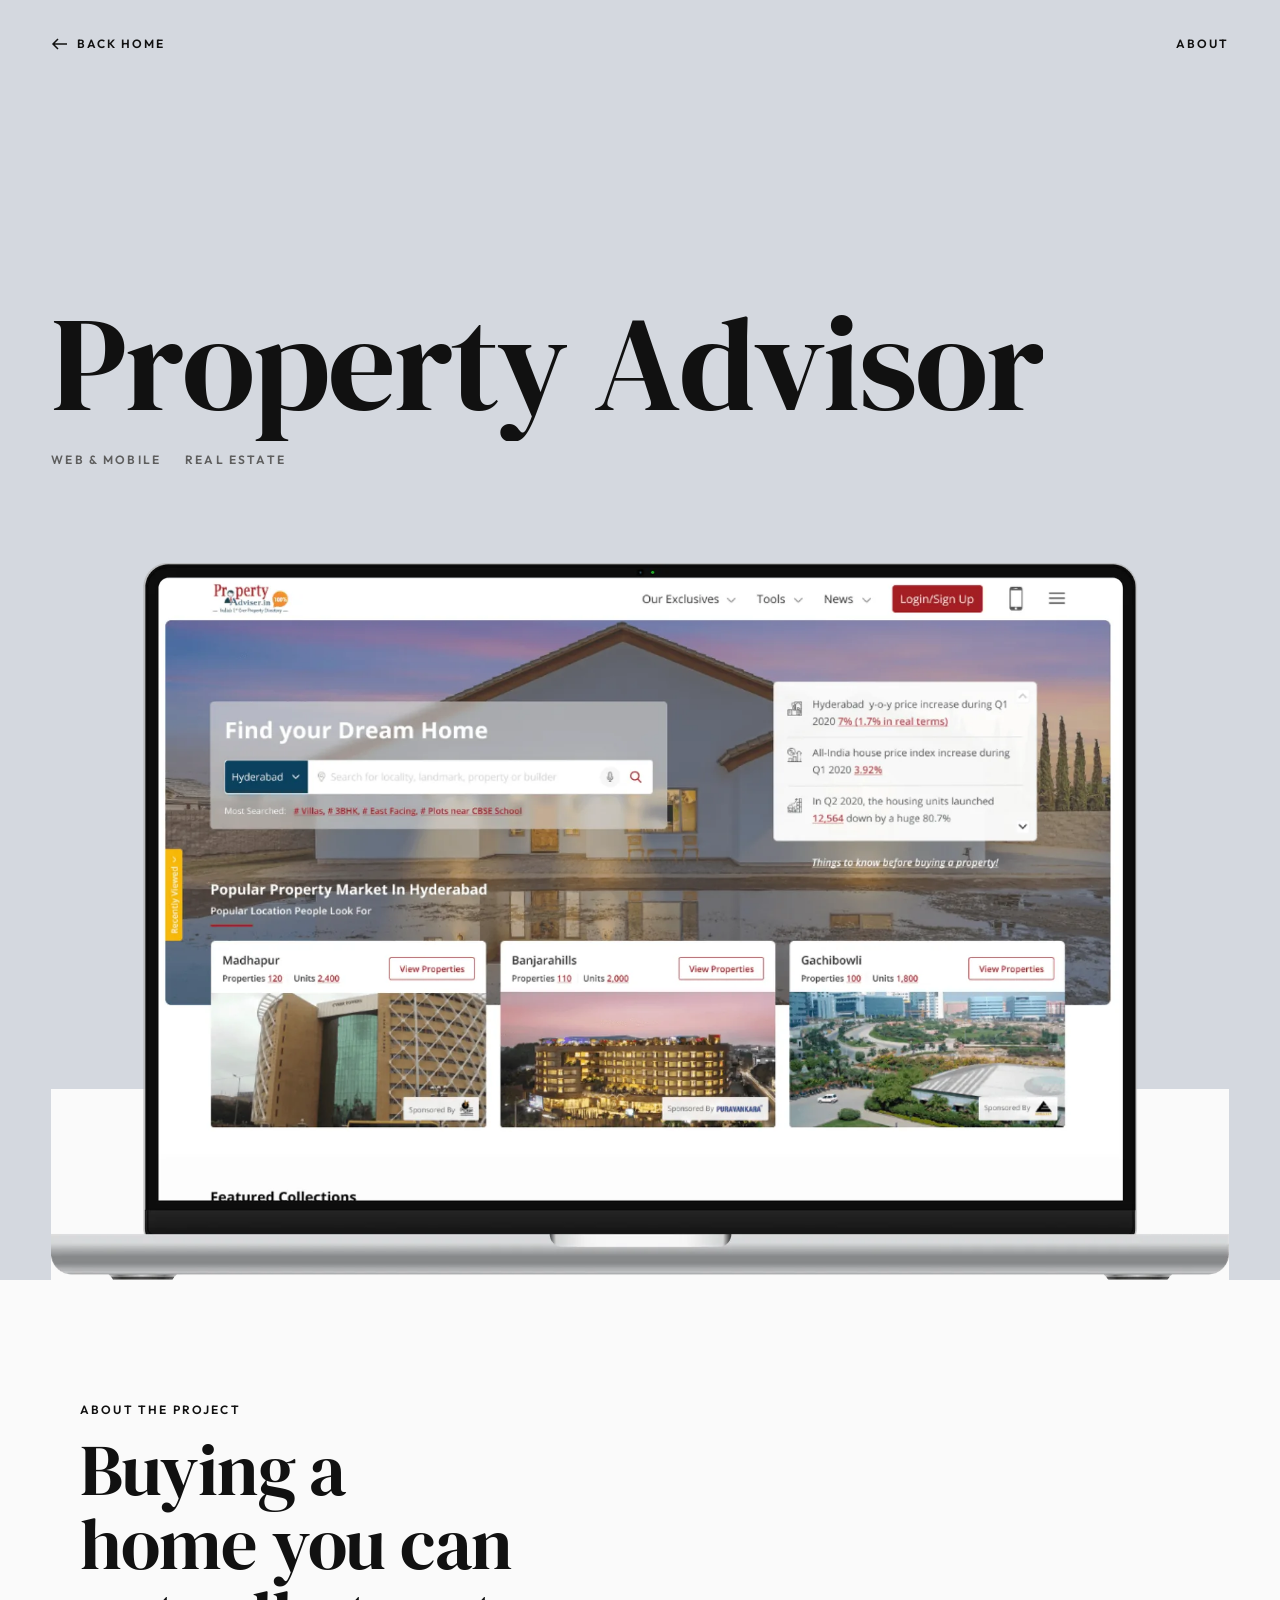
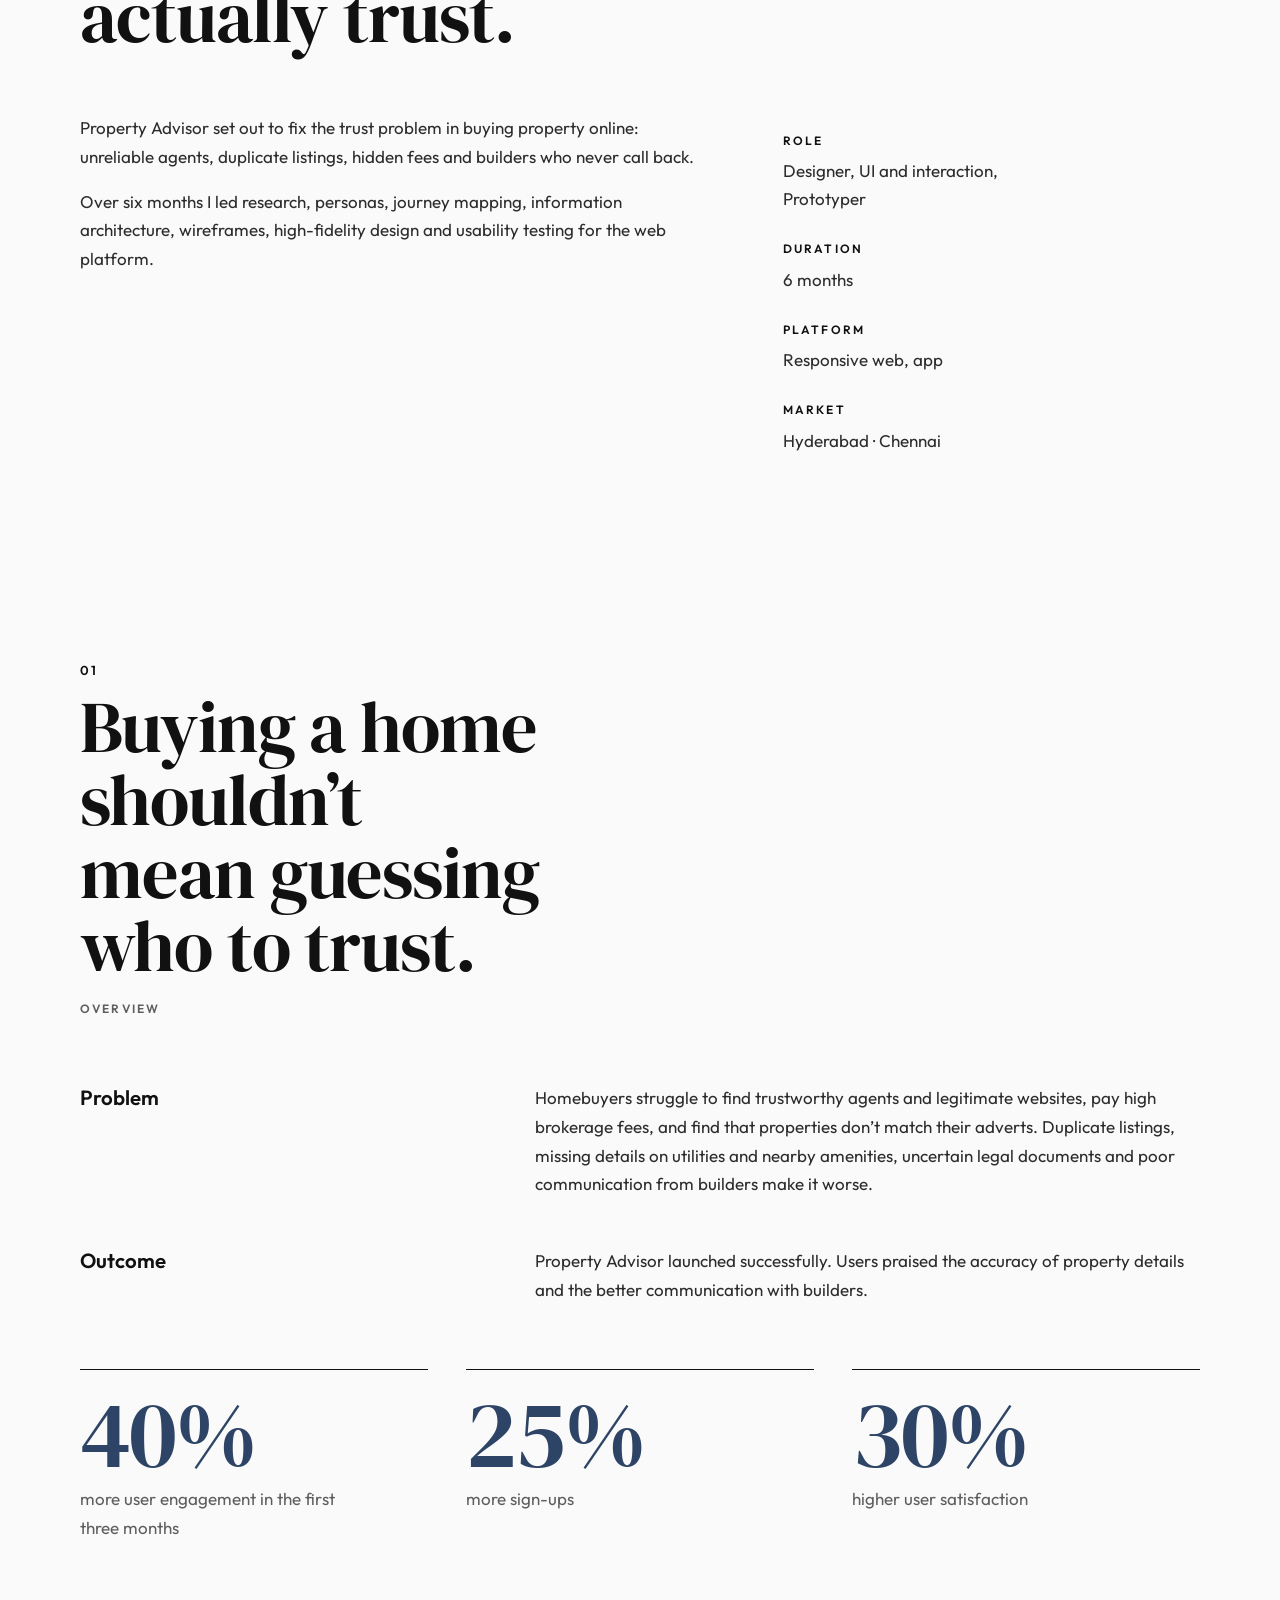
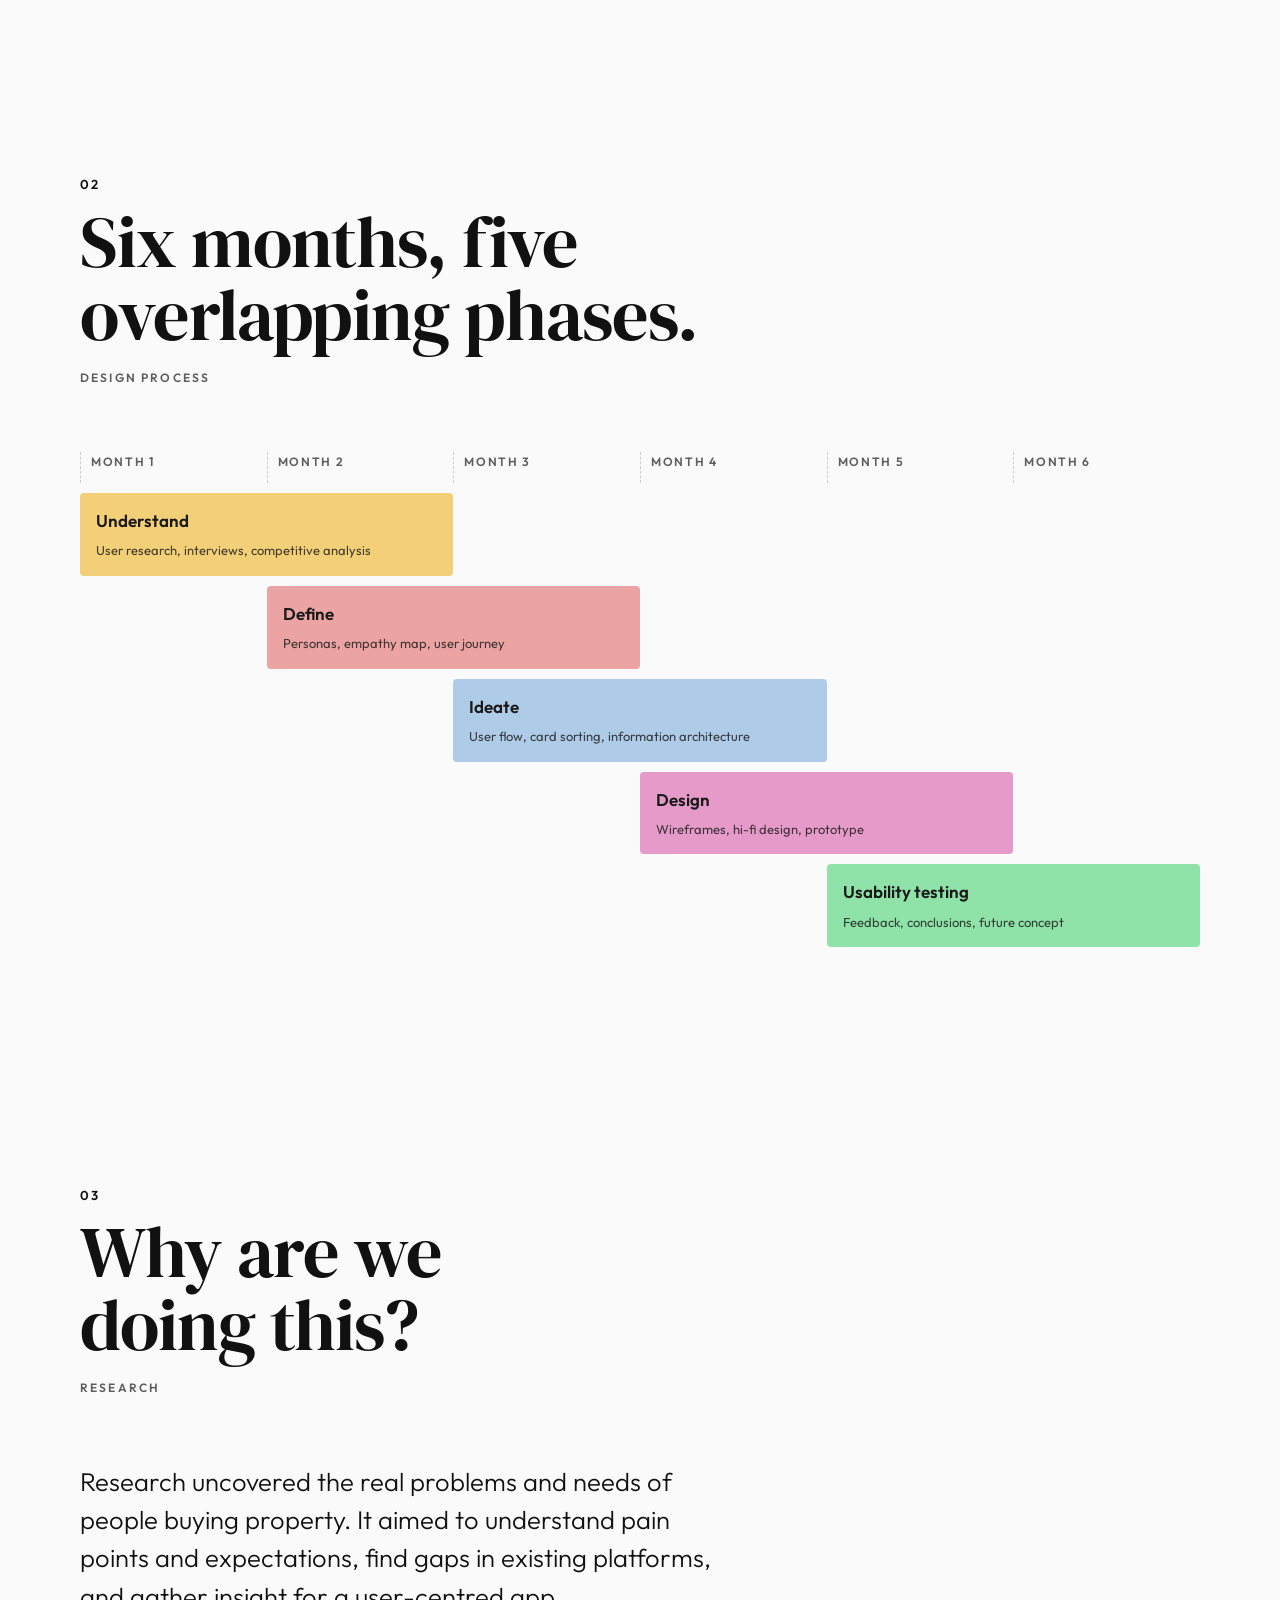
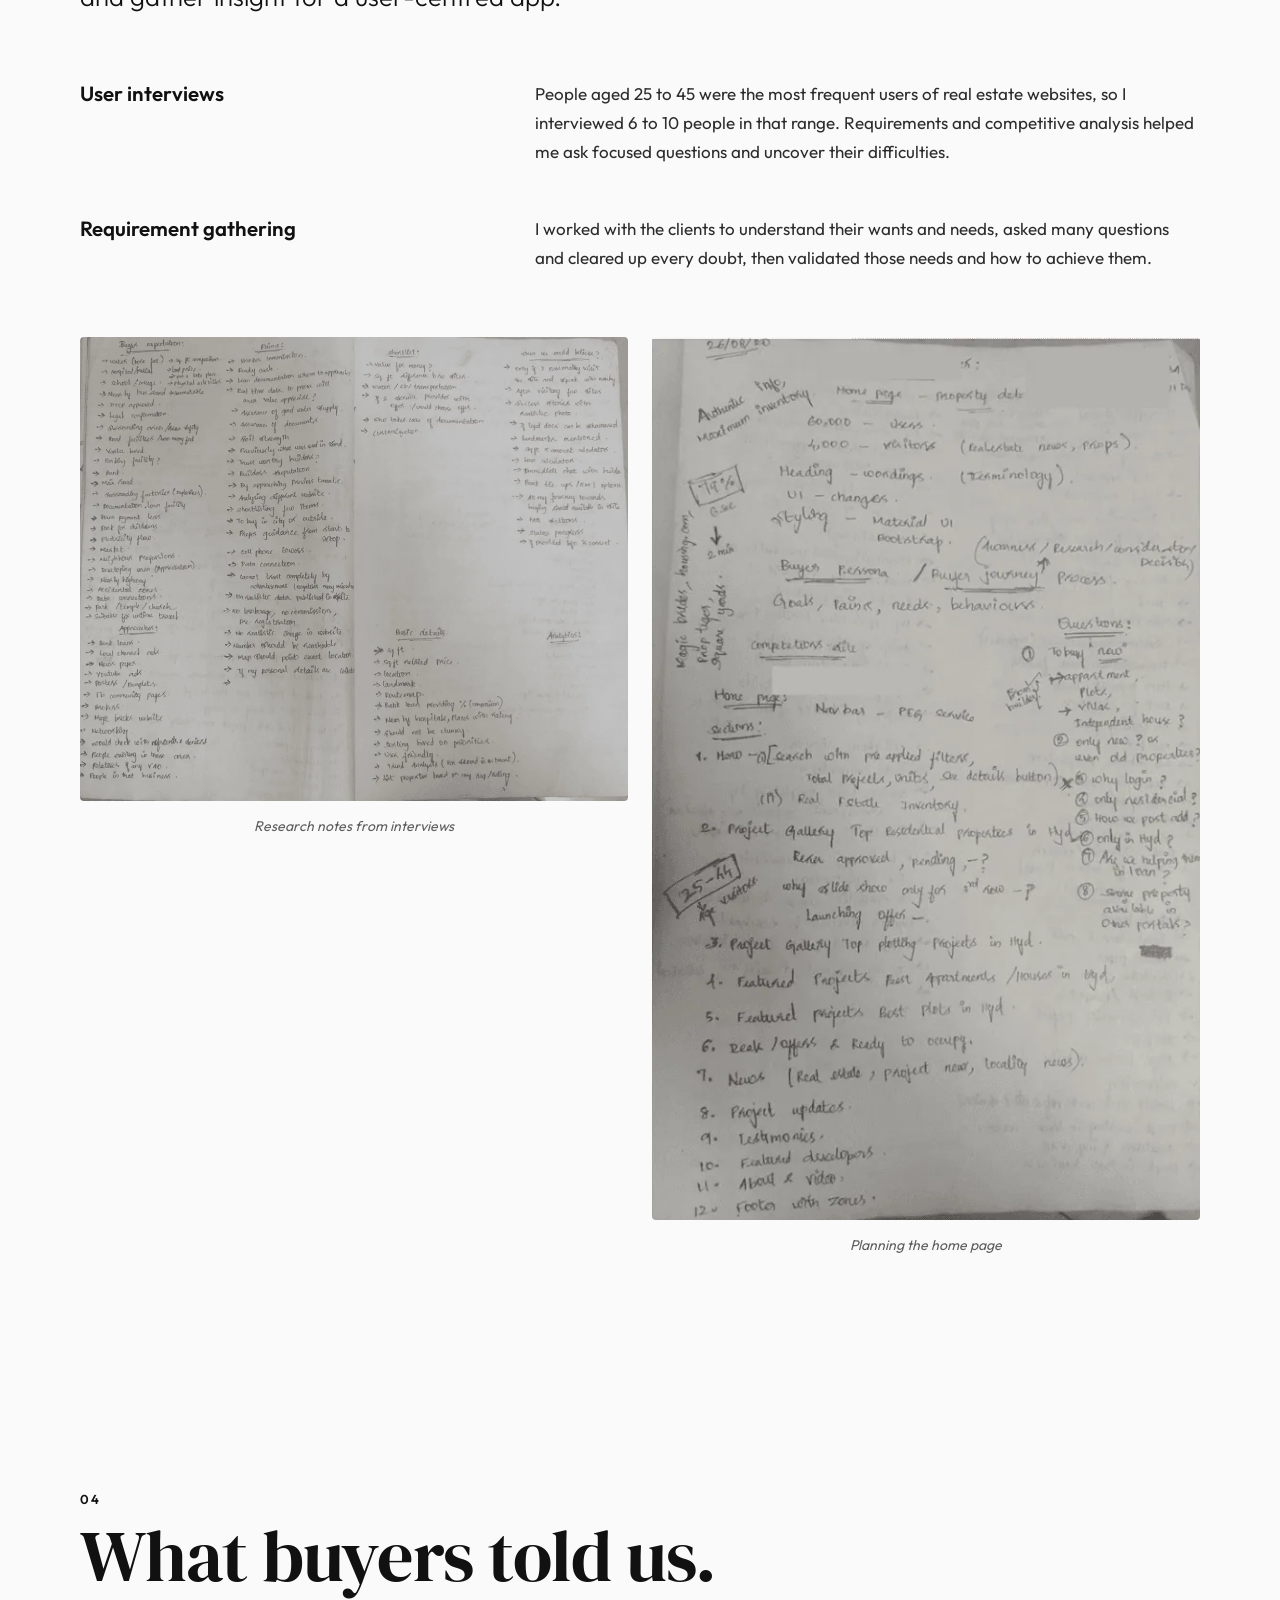
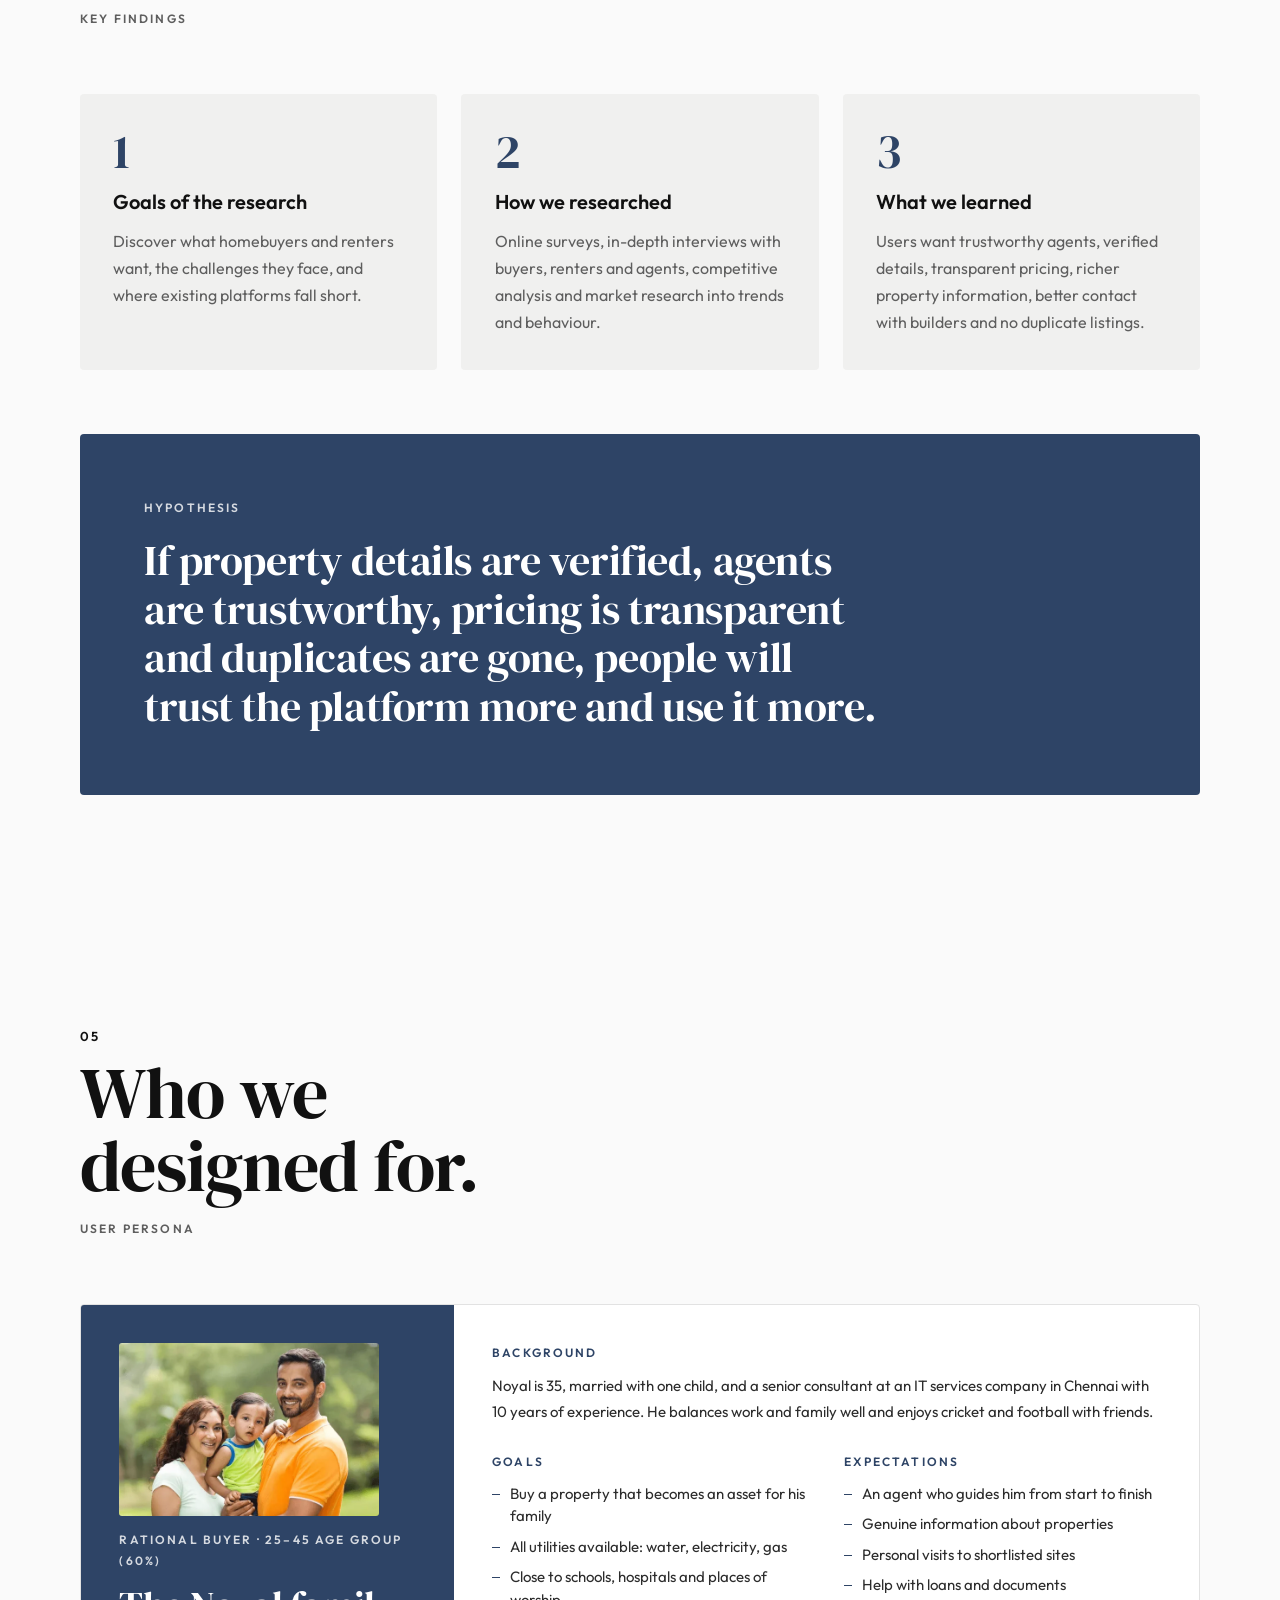
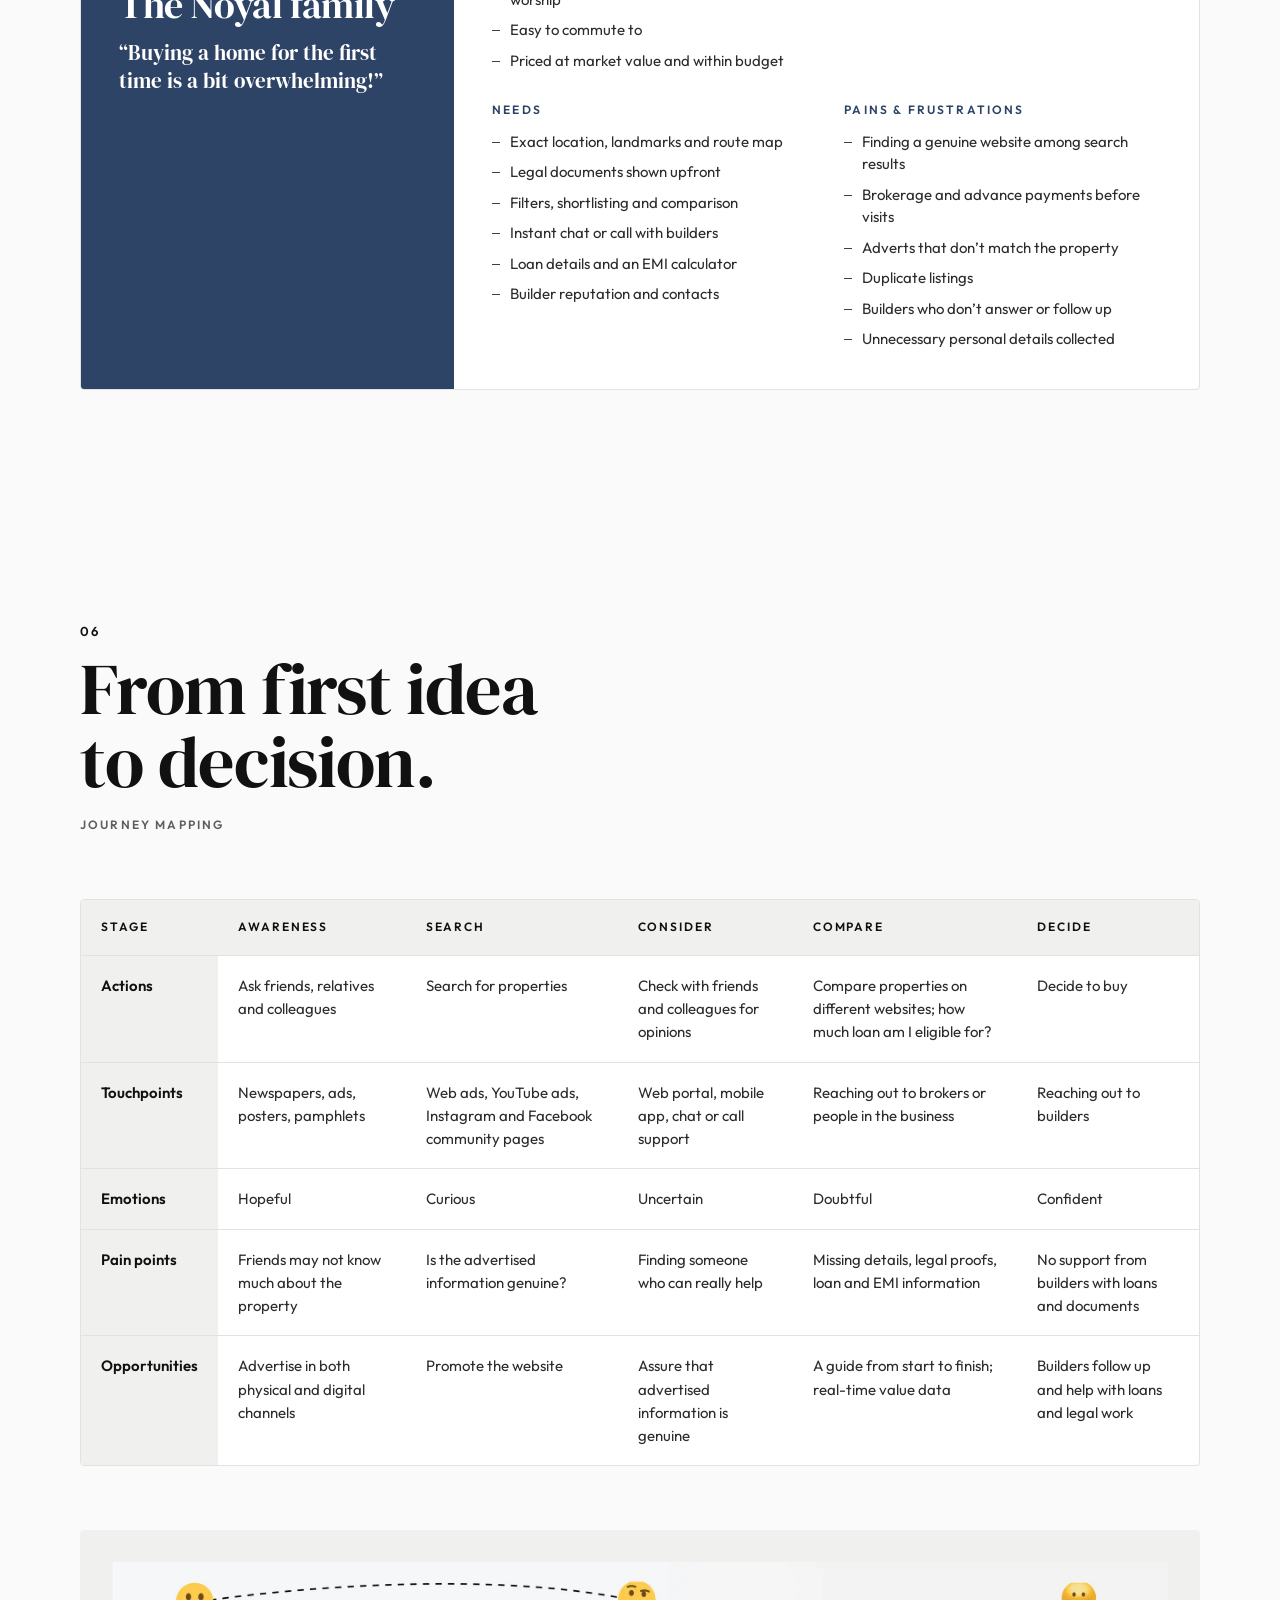
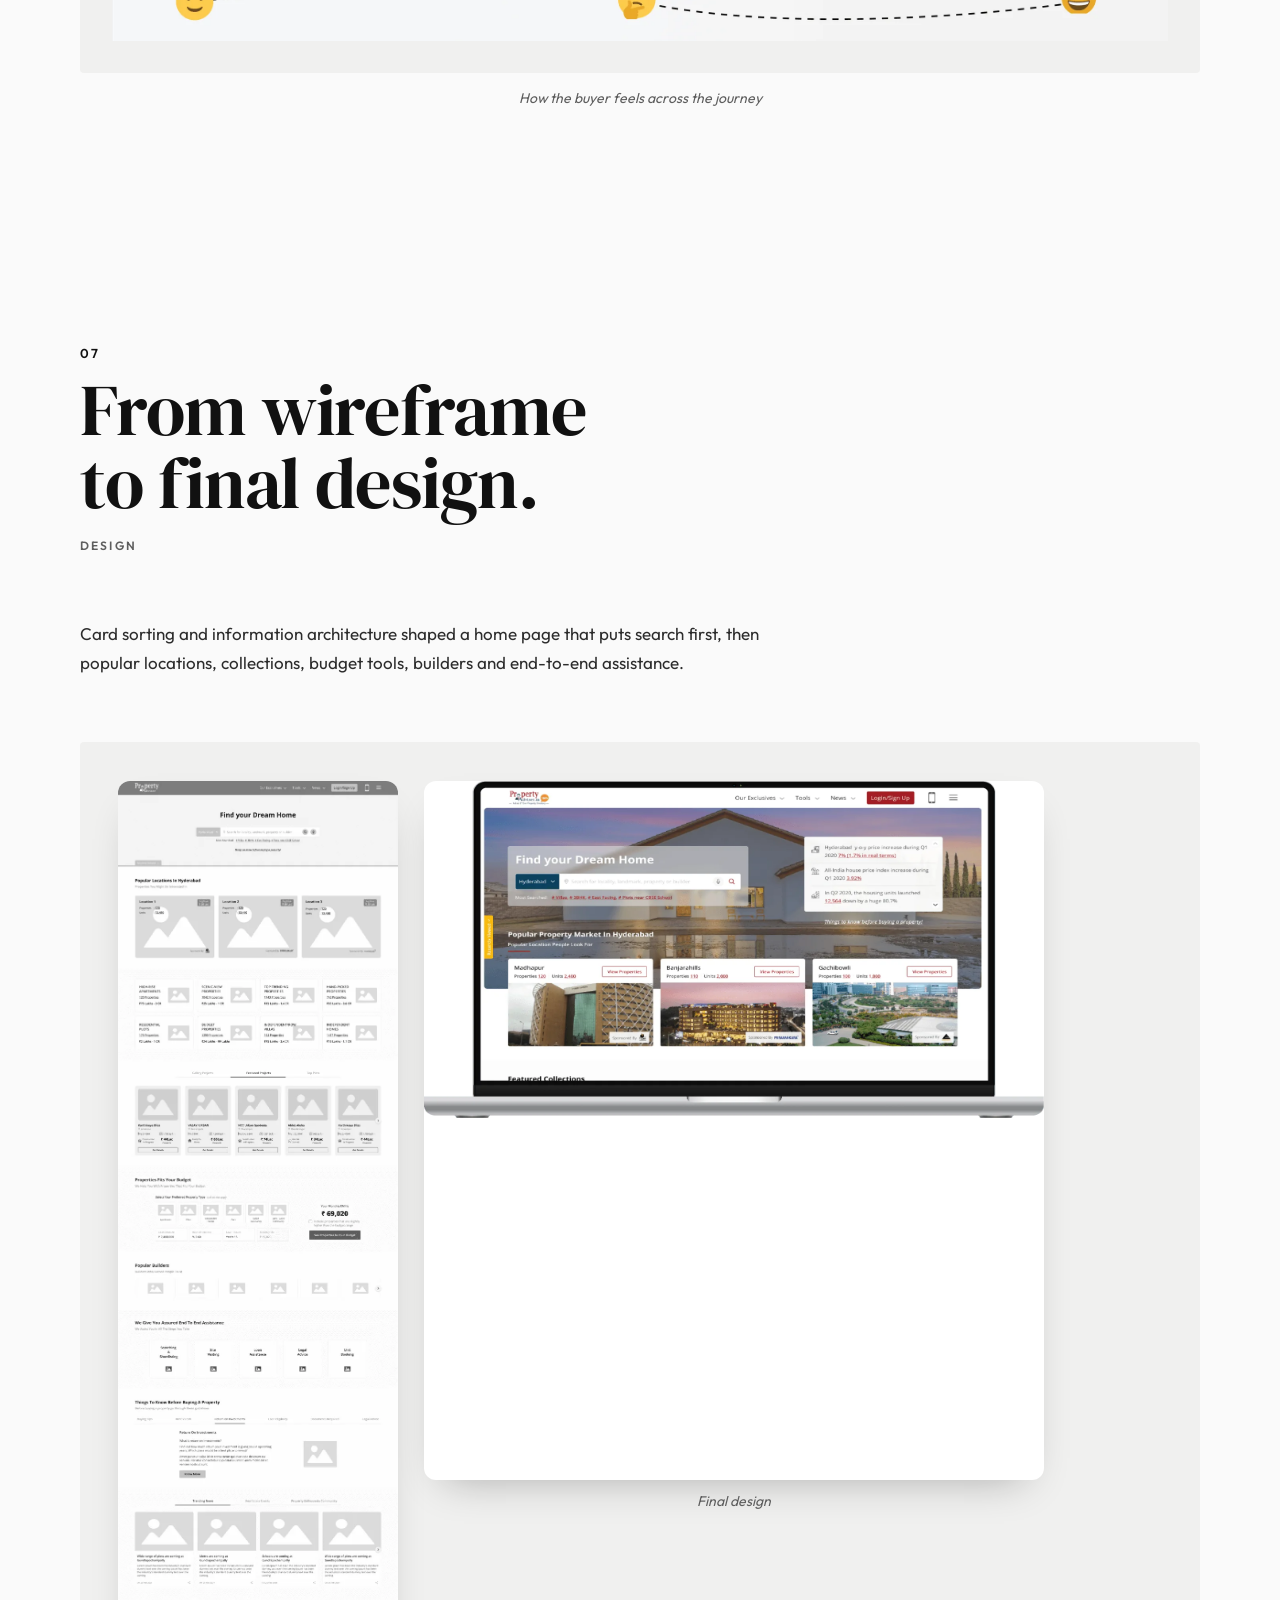
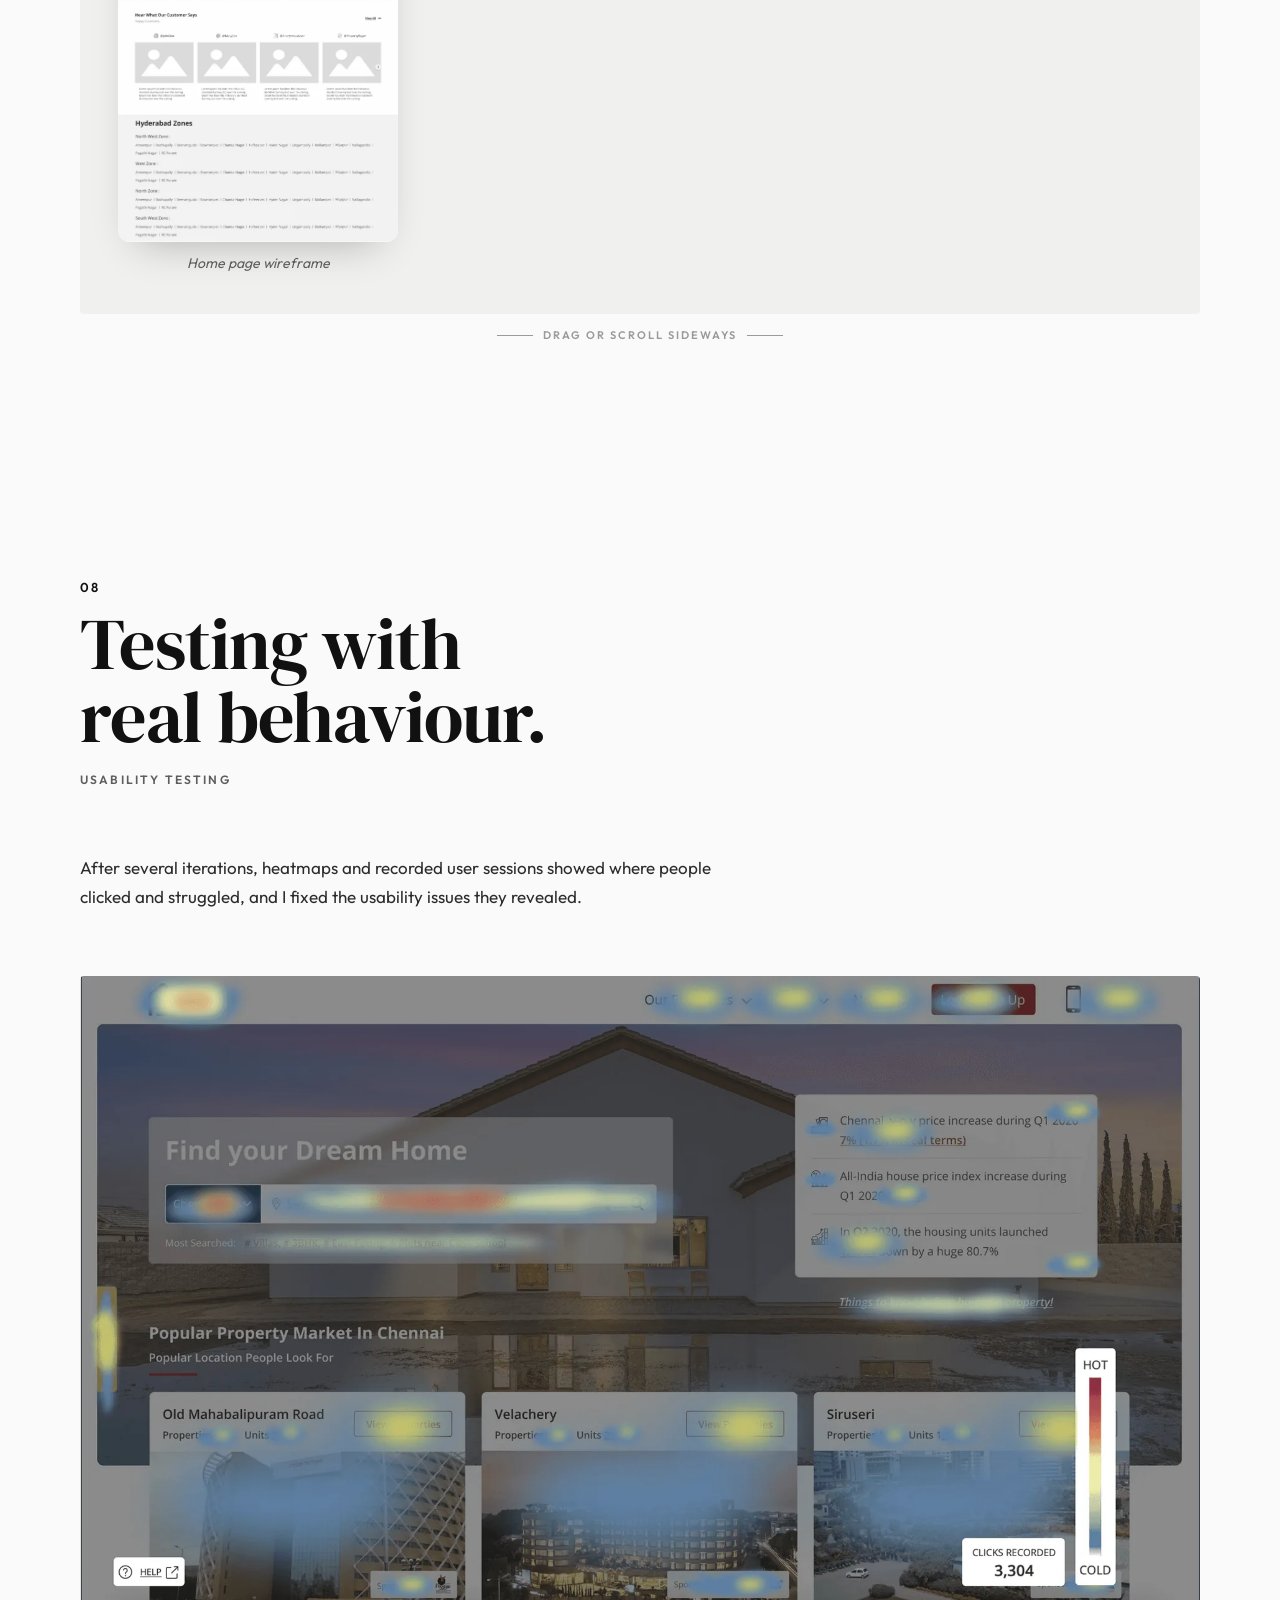
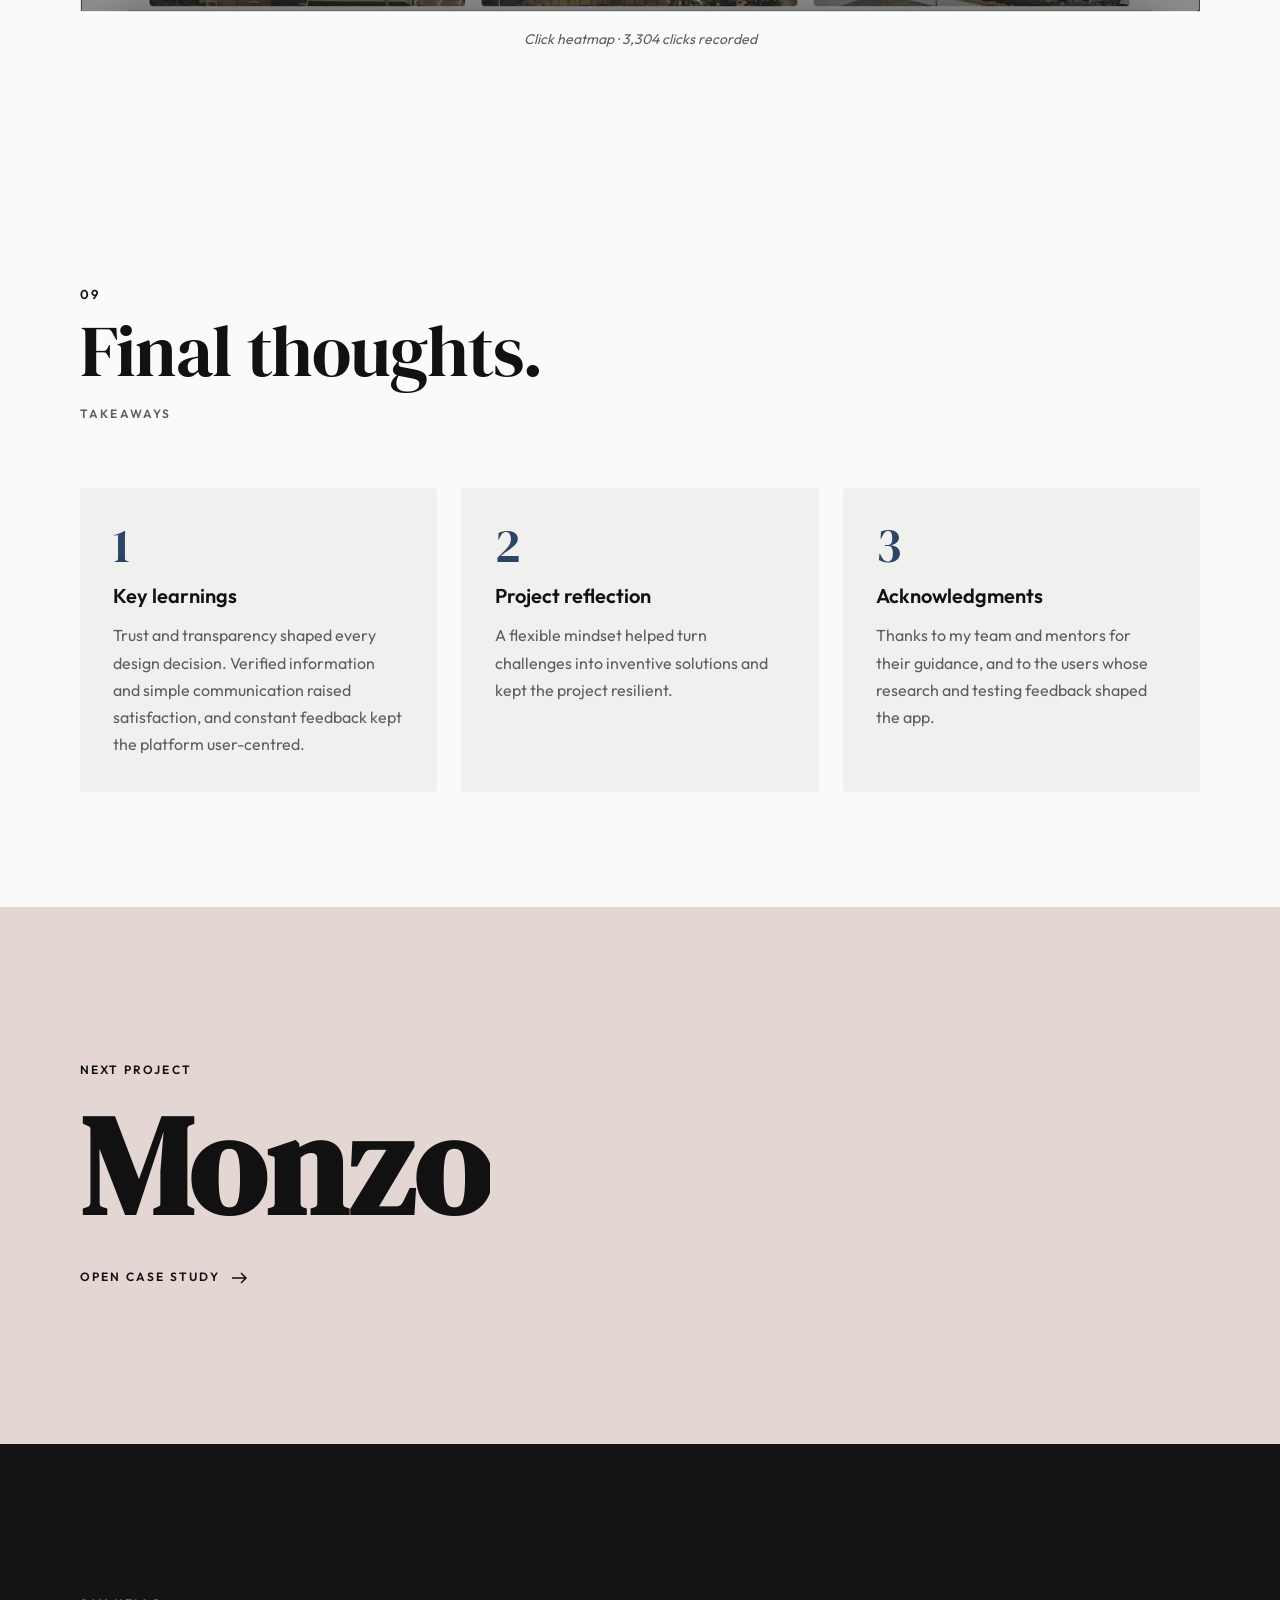
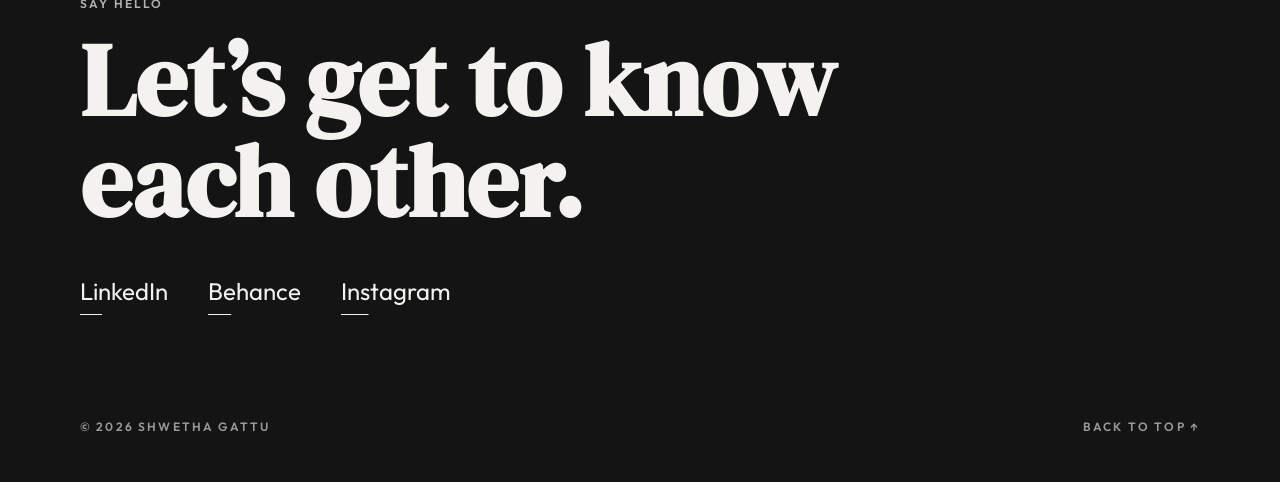
<file: property-advisor.html>
<!doctype html>
<html lang="en">
<head>
<meta charset="utf-8">
<meta name="viewport" content="width=device-width, initial-scale=1, viewport-fit=cover">
<title>Property Advisor · Shwetha Gattu</title>
<meta name="description" content="How Shwetha Gattu designed Property Advisor, a trustworthy real estate platform.">
<meta name="claude:viewport-fit-sides" content="cover">
<link rel="preconnect" href="https://fonts.googleapis.com">
<link rel="preconnect" href="https://fonts.gstatic.com" crossorigin>
<link rel="stylesheet" href="https://fonts.googleapis.com/css2?family=DM+Serif+Display:ital@0;1&family=Outfit:wght@300;400;500;600;700&display=swap">
<link rel="stylesheet" href="case.css">
<style>:root{--accent:#2E4466;--hero:#D4D8DF}</style>
</head>
<body class="static">
<div class="readbar" aria-hidden="true"></div>
<header class="site-head gut">
  <a class="backlink pt" href="index.html"><svg width="16" height="12" viewBox="0 0 16 12" fill="none" aria-hidden="true"><path d="M16 6H2M7 1 2 6l5 5" stroke="currentColor" stroke-width="1.5"/></svg>Back home</a>
  <nav aria-label="Main"><a class="pt" href="about.html">About</a></nav>
</header>
<main>
<section class="hero gut"><div class="wide-wrap">
  <h1 class="serif roll">Property Advisor</h1>
  <p class="sub"><span>Web &amp; mobile</span><span>Real estate</span></p>
  <div class="stage"><figure class="tilt"><img src="pa-laptop.webp" alt="Property Advisor home page on a laptop"></figure></div>
</div></section>
<section class="intro gut"><div class="wrap">
  <p class="label rv">About the project</p>
  <h2 class="serif rv">Buying a home you can actually trust.</h2>
  <div class="cols"><div class="rv"><p>Property Advisor set out to fix the trust problem in buying property online: unreliable agents, duplicate listings, hidden fees and builders who never call back.</p><p>Over six months I led research, personas, journey mapping, information architecture, wireframes, high-fidelity design and usability testing for the web platform.</p></div><dl class="facts-list rv"><div><dt>Role</dt><dd>Designer, UI and interaction,<br>Prototyper</dd></div><div><dt>Duration</dt><dd>6 months</dd></div><div><dt>Platform</dt><dd>Responsive web, app</dd></div><div><dt>Market</dt><dd>Hyderabad · Chennai</dd></div></dl></div>
</div></section>
<section class="sec gut"><div class="wrap">
  <span class="idx rv">01</span>
  <h2 class="h2 serif rv">Buying a home shouldn’t mean guessing who to trust.</h2>
  <p class="label kicker rv">Overview</p>
  <div class="body"><div class="pair rv"><div><p class="label">Problem</p><p>Homebuyers struggle to find trustworthy agents and legitimate websites, pay high brokerage fees, and find that properties don’t match their adverts. Duplicate listings, missing details on utilities and nearby amenities, uncertain legal documents and poor communication from builders make it worse.</p></div><div><p class="label">Outcome</p><p>Property Advisor launched successfully. Users praised the accuracy of property details and the better communication with builders.</p></div></div><div class="stats"><div class="stat rv"><b class="num" data-to="40" data-suffix="%">40%</b><span>more user engagement in the first three months</span></div><div class="stat rv"><b class="num" data-to="25" data-suffix="%">25%</b><span>more sign-ups</span></div><div class="stat rv"><b class="num" data-to="30" data-suffix="%">30%</b><span>higher user satisfaction</span></div></div></div>
</div></section>
<section class="sec gut"><div class="wrap">
  <span class="idx rv">02</span>
  <h2 class="h2 serif rv">Six months, five overlapping phases.</h2>
  <p class="label kicker rv">Design process</p>
  <div class="body"><div class="scrollx rv"><div class="gantt"><span class="m">Month 1</span><span class="m">Month 2</span><span class="m">Month 3</span><span class="m">Month 4</span><span class="m">Month 5</span><span class="m">Month 6</span><div class="bar" style="grid-column:1/3;background:#F3CF77"><b>Understand</b><span>User research, interviews, competitive analysis</span></div><div class="bar" style="grid-column:2/4;background:#EBA3A3"><b>Define</b><span>Personas, empathy map, user journey</span></div><div class="bar" style="grid-column:3/5;background:#AECBE8"><b>Ideate</b><span>User flow, card sorting, information architecture</span></div><div class="bar" style="grid-column:4/6;background:#E59AC9"><b>Design</b><span>Wireframes, hi-fi design, prototype</span></div><div class="bar" style="grid-column:5/7;background:#8FE3A9"><b>Usability testing</b><span>Feedback, conclusions, future concept</span></div></div></div></div>
</div></section>
<section class="sec gut"><div class="wrap">
  <span class="idx rv">03</span>
  <h2 class="h2 serif rv">Why are we doing this?</h2>
  <p class="label kicker rv">Research</p>
  <div class="body"><div class="prose rv"><p class="big-p">Research uncovered the real problems and needs of people buying property. It aimed to understand pain points and expectations, find gaps in existing platforms, and gather insight for a user-centred app.</p></div><div class="pair rv"><div><p class="label">User interviews</p><p>People aged 25 to 45 were the most frequent users of real estate websites, so I interviewed 6 to 10 people in that range. Requirements and competitive analysis helped me ask focused questions and uncover their difficulties.</p></div><div><p class="label">Requirement gathering</p><p>I worked with the clients to understand their wants and needs, asked many questions and cleared up every doubt, then validated those needs and how to achieve them.</p></div></div><div class="two"><figure class="fig rv"><div class="frame"><img src="pa-notes1.webp" alt="Handwritten research notes: buyer expectations, pains, shortlist and analytics" loading="lazy"></div><figcaption>Research notes from interviews</figcaption></figure><figure class="fig rv"><div class="frame"><img src="pa-notes2.webp" alt="Handwritten notes planning the home page sections and questions" loading="lazy"></div><figcaption>Planning the home page</figcaption></figure></div></div>
</div></section>
<section class="sec gut"><div class="wrap">
  <span class="idx rv">04</span>
  <h2 class="h2 serif rv">What buyers told us.</h2>
  <p class="label kicker rv">Key findings</p>
  <div class="body"><ol class="cards"><li class="card rv"><span class="n">1</span><h3>Goals of the research</h3><p>Discover what homebuyers and renters want, the challenges they face, and where existing platforms fall short.</p></li><li class="card rv"><span class="n">2</span><h3>How we researched</h3><p>Online surveys, in-depth interviews with buyers, renters and agents, competitive analysis and market research into trends and behaviour.</p></li><li class="card rv"><span class="n">3</span><h3>What we learned</h3><p>Users want trustworthy agents, verified details, transparent pricing, richer property information, better contact with builders and no duplicate listings.</p></li></ol><div class="callout rv"><p class="label">Hypothesis</p><p>If property details are verified, agents are trustworthy, pricing is transparent and duplicates are gone, people will trust the platform more and use it more.</p></div></div>
</div></section>
<section class="sec gut"><div class="wrap">
  <span class="idx rv">05</span>
  <h2 class="h2 serif rv">Who we designed for.</h2>
  <p class="label kicker rv">User persona</p>
  <div class="body"><div class="persona rv">
  <div class="id"><img src="pa-persona.webp" alt="A young family of three smiling outdoors" style="aspect-ratio:3/2"><p class="role">Rational buyer · 25–45 age group (60%)</p><h3 class="serif" style="color:var(--paper)">The Noyal family</h3><blockquote>“Buying a home for the first time is a bit overwhelming!”</blockquote></div>
  <div class="facts">
    <div class="wide"><h4>Background</h4><p>Noyal is 35, married with one child, and a senior consultant at an IT services company in Chennai with 10 years of experience. He balances work and family well and enjoys cricket and football with friends.</p></div>
    <div><h4>Goals</h4><ul class="ticks"><li>Buy a property that becomes an asset for his family</li><li>All utilities available: water, electricity, gas</li><li>Close to schools, hospitals and places of worship</li><li>Easy to commute to</li><li>Priced at market value and within budget</li></ul></div>
    <div><h4>Expectations</h4><ul class="ticks"><li>An agent who guides him from start to finish</li><li>Genuine information about properties</li><li>Personal visits to shortlisted sites</li><li>Help with loans and documents</li></ul></div>
    <div><h4>Needs</h4><ul class="ticks"><li>Exact location, landmarks and route map</li><li>Legal documents shown upfront</li><li>Filters, shortlisting and comparison</li><li>Instant chat or call with builders</li><li>Loan details and an EMI calculator</li><li>Builder reputation and contacts</li></ul></div>
    <div><h4>Pains & frustrations</h4><ul class="ticks"><li>Finding a genuine website among search results</li><li>Brokerage and advance payments before visits</li><li>Adverts that don’t match the property</li><li>Duplicate listings</li><li>Builders who don’t answer or follow up</li><li>Unnecessary personal details collected</li></ul></div>
  </div></div></div>
</div></section>
<section class="sec gut"><div class="wrap">
  <span class="idx rv">06</span>
  <h2 class="h2 serif rv">From first idea to decision.</h2>
  <p class="label kicker rv">Journey mapping</p>
  <div class="body"><div class="table-wrap rv"><table class="journey"><thead><tr><th>Stage</th><th>Awareness</th><th>Search</th><th>Consider</th><th>Compare</th><th>Decide</th></tr></thead><tbody><tr><td>Actions</td><td>Ask friends, relatives and colleagues</td><td>Search for properties</td><td>Check with friends and colleagues for opinions</td><td>Compare properties on different websites; how much loan am I eligible for?</td><td>Decide to buy</td></tr><tr><td>Touchpoints</td><td>Newspapers, ads, posters, pamphlets</td><td>Web ads, YouTube ads, Instagram and Facebook community pages</td><td>Web portal, mobile app, chat or call support</td><td>Reaching out to brokers or people in the business</td><td>Reaching out to builders</td></tr><tr><td>Emotions</td><td>Hopeful</td><td>Curious</td><td>Uncertain</td><td>Doubtful</td><td>Confident</td></tr><tr><td>Pain points</td><td>Friends may not know much about the property</td><td>Is the advertised information genuine?</td><td>Finding someone who can really help</td><td>Missing details, legal proofs, loan and EMI information</td><td>No support from builders with loans and documents</td></tr><tr><td>Opportunities</td><td>Advertise in both physical and digital channels</td><td>Promote the website</td><td>Assure that advertised information is genuine</td><td>A guide from start to finish; real-time value data</td><td>Builders follow up and help with loans and legal work</td></tr></tbody></table></div><figure class="fig rv"><div class="frame light"><img src="pa-emotions.webp" alt="Emotion curve: content, then thoughtful, then happy" loading="lazy"></div><figcaption>How the buyer feels across the journey</figcaption></figure></div>
</div></section>
<section class="sec gut"><div class="wrap">
  <span class="idx rv">07</span>
  <h2 class="h2 serif rv">From wireframe to final design.</h2>
  <p class="label kicker rv">Design</p>
  <div class="body"><div class="prose rv"><p>Card sorting and information architecture shaped a home page that puts search first, then popular locations, collections, budget tools, builders and end-to-end assistance.</p></div><div class="rv"><div class="rail" tabindex="0" aria-label="Screens, scroll sideways"><figure class=""><div class="frame"><img src="pa-wireframe.webp" alt="Low-fidelity wireframe of the full home page" loading="lazy" draggable="false"></div><figcaption>Home page wireframe</figcaption></figure><figure class="wide"><div class="frame"><img src="cover-pa.webp" alt="Final home page design on a laptop" loading="lazy" draggable="false"></div><figcaption>Final design</figcaption></figure></div><p class="railhint"><i></i>Drag or scroll sideways<i></i></p></div></div>
</div></section>
<section class="sec gut"><div class="wrap">
  <span class="idx rv">08</span>
  <h2 class="h2 serif rv">Testing with real behaviour.</h2>
  <p class="label kicker rv">Usability testing</p>
  <div class="body"><div class="prose rv"><p>After several iterations, heatmaps and recorded user sessions showed where people clicked and struggled, and I fixed the usability issues they revealed.</p></div><figure class="fig rv"><div class="frame "><img src="pa-heatmap.webp" alt="Click heatmap over the Property Advisor home page, 3,304 clicks recorded" loading="lazy"></div><figcaption>Click heatmap · 3,304 clicks recorded</figcaption></figure></div>
</div></section>
<section class="sec gut"><div class="wrap">
  <span class="idx rv">09</span>
  <h2 class="h2 serif rv">Final thoughts.</h2>
  <p class="label kicker rv">Takeaways</p>
  <div class="body"><ol class="cards"><li class="card rv"><span class="n">1</span><h3>Key learnings</h3><p>Trust and transparency shaped every design decision. Verified information and simple communication raised satisfaction, and constant feedback kept the platform user-centred.</p></li><li class="card rv"><span class="n">2</span><h3>Project reflection</h3><p>A flexible mindset helped turn challenges into inventive solutions and kept the project resilient.</p></li><li class="card rv"><span class="n">3</span><h3>Acknowledgments</h3><p>Thanks to my team and mentors for their guidance, and to the users whose research and testing feedback shaped the app.</p></li></ol></div>
</div></section>
<a class="fab pt" href="monzo.html" data-color="#E4D6D3" aria-label="Next project: Monzo"><span>Next · Monzo</span><svg width="14" height="14" viewBox="0 0 14 14" fill="none" aria-hidden="true"><path d="M2 12 12 2M4 2h8v8" stroke="currentColor" stroke-width="1.6"/></svg></a>
<a class="next gut pt" href="monzo.html" data-color="#E4D6D3" style="--next-bg:#E4D6D3"><div class="wrap">
  <p class="label">Next project</p>
  <h2 class="nm"><span>Monzo</span><span aria-hidden="true">Monzo</span></h2>
  <div><span class="go">Open case study <svg width="16" height="12" viewBox="0 0 16 12" fill="none" aria-hidden="true"><path d="M0 6h14M9 1l5 5-5 5" stroke="currentColor" stroke-width="1.5"/></svg></span></div>
</div><div class="peek"><img src="monzo-hero.webp" alt="" loading="lazy"></div></a>
</main>
<footer class="contact gut"><div class="wrap">
  <p class="label">Say hello</p>
  <h2 class="big">Let’s get to know each other.</h2>
  <div class="links">
    <a class="ul" href="https://www.linkedin.com/in/shwetha-gattu-ab0286190/">LinkedIn</a>
    <a class="ul" href="https://www.behance.net/shwethagatb5f4">Behance</a>
    <a class="ul" href="https://www.instagram.com/shwe.uix/">Instagram</a>
  </div>
  <div class="foot"><span>© 2026 Shwetha Gattu</span><a href="#" data-top>Back to top ↑</a></div>
</div></footer>
<div class="cursor" aria-hidden="true"><span>Drag</span></div>
<script src="case.js"></script>
</body>
</html>
</file>
<file: case.css>
/* Case studies and About: light editorial pages in the reference's style.
   Grey title screen with a tilted cover that settles as you scroll, then a white page
   with numbered sections, a bold serif for headings and a geometric sans for text. */
:root{
  --page:#FAFAFA; --ink:#111111; --mut:#5E5E5E; --faint:#9A9A9A; --line:#E2E2E2; --soft:#F0F0EF;
  --hero:#D4D4D4; --accent:#0F7A6E; --on-accent:#FFFFFF;
  --good:#EE8B85; --must:#F0A94F; --need:#72CF8B;
  --f-display:"DM Serif Display",Georgia,"Times New Roman",serif;
  --f-body:"Outfit",system-ui,-apple-system,"Segoe UI",sans-serif;
  --ease:cubic-bezier(.77,0,.18,1); --out:cubic-bezier(.2,.8,.2,1);
  color-scheme:light;
}
*{box-sizing:border-box}
html{-webkit-text-size-adjust:100%}
body{margin:0;background:var(--page);color:var(--ink);font-family:var(--f-body);font-weight:400;font-size:17px;line-height:1.7;-webkit-font-smoothing:antialiased;overflow-x:hidden}
img{max-width:100%;display:block}
a{color:inherit;text-decoration:none}
button{font:inherit;color:inherit;background:none;border:0;padding:0;cursor:pointer}
:focus-visible{outline:2px solid var(--accent);outline-offset:4px;border-radius:2px}
::selection{background:var(--accent);color:#fff}
.gut{padding-left:max(clamp(20px,4vw,80px),env(safe-area-inset-left,0px));padding-right:max(clamp(20px,4vw,80px),env(safe-area-inset-right,0px))}
.wrap{max-width:1120px;margin-inline:auto}
.wide-wrap{max-width:1280px;margin-inline:auto}
.serif{font-family:var(--f-display);font-weight:400;letter-spacing:-.015em;color:var(--ink)}
.label{font-size:12px;font-weight:600;letter-spacing:.18em;text-transform:uppercase;color:var(--ink);margin:0}
.num{font-variant-numeric:tabular-nums}

/* header */
.site-head{position:fixed;top:0;left:0;right:0;z-index:20;display:flex;justify-content:space-between;align-items:center;padding-top:calc(env(safe-area-inset-top,0px) + 34px);padding-bottom:16px;font-size:12px;font-weight:600;letter-spacing:.16em;text-transform:uppercase;transition:background-color .4s,padding .4s}
.site-head.solid{background:color-mix(in srgb,var(--hero) 92%,transparent);backdrop-filter:blur(8px);padding-top:calc(env(safe-area-inset-top,0px) + 18px)}
.site-head a{display:inline-flex;align-items:center;gap:10px;position:relative}
.site-head a svg{transition:transform .4s var(--out)}
.site-head a.backlink:hover svg{transform:translateX(-4px)}
.site-head nav{display:flex;gap:30px}
.site-head nav a::after{content:"";position:absolute;left:0;right:0;bottom:-5px;height:1px;background:currentColor;transform:scaleX(0);transform-origin:right;transition:transform .5s var(--out)}
.site-head nav a:hover::after,.site-head nav a[aria-current]::after{transform:scaleX(1);transform-origin:left}
.readbar{position:fixed;left:0;top:0;height:3px;width:100%;transform-origin:left;transform:scaleX(0);background:var(--accent);z-index:35}

/* page curtain */
.curtain{position:fixed;inset:0;z-index:40;background:var(--hero);pointer-events:none;clip-path:inset(0 0 100% 0)}
.curtain.in{animation:drop 1s var(--ease) both}
.curtain.out{animation:rise .75s var(--ease) both}
@keyframes drop{from{clip-path:inset(0 0 0 0)}to{clip-path:inset(0 0 100% 0)}}
@keyframes rise{from{clip-path:inset(100% 0 0 0)}to{clip-path:inset(0 0 0 0)}}

/* rolling letters */
.roll .w{display:inline-block;overflow:hidden;vertical-align:top;padding-bottom:.1em;margin-bottom:-.1em}
.roll .c{display:inline-block;animation:roll 1s var(--out) both}
@keyframes roll{from{transform:translateY(110%)}to{transform:none}}
@keyframes fade{from{opacity:0;transform:translateY(16px)}to{opacity:1;transform:none}}

/* reveal on scroll (visible without JS) */
.js .rv{opacity:0;transform:translateY(36px);transition:opacity 1s var(--out),transform 1s var(--out)}
.js .rv.seen{opacity:1;transform:none}

/* ---------- title screen ---------- */
.hero{background:var(--hero);position:relative;overflow:hidden;padding-top:min(34vh,300px)}
.hero h1{font-size:clamp(64px,10.5vw,168px);line-height:.95;margin:0}
.hero .sub{display:flex;flex-wrap:wrap;gap:10px 24px;margin-top:22px;font-size:12px;font-weight:600;letter-spacing:.18em;text-transform:uppercase;color:var(--mut);animation:fade 1s .7s var(--out) both}
.stage{perspective:1600px;padding-top:clamp(56px,9vh,110px);position:relative}
.stage::after{content:"";position:absolute;left:0;right:0;bottom:0;height:24%;background:var(--page)}
.tilt{position:relative;z-index:1;transform-origin:50% 100%;will-change:transform;margin:0;border-radius:4px;overflow:hidden;box-shadow:0 40px 80px -30px rgba(0,0,0,.35)}
.tilt img{width:100%;height:auto}

/* ---------- about the project ---------- */
.intro{padding-block:clamp(72px,10vw,120px) clamp(40px,6vw,72px)}
.intro h2{font-size:clamp(40px,5.6vw,76px);line-height:1.02;margin:14px 0 0;max-width:15ch;text-wrap:balance}
.intro .cols{display:grid;grid-template-columns:minmax(0,1.5fr) minmax(0,1fr);gap:clamp(32px,6vw,96px);margin-top:clamp(36px,5vw,60px)}
.intro .cols p{margin:0 0 16px;color:#2c2c2c}
.facts-list{display:grid;gap:26px;align-content:start}
.facts-list dt{font-size:12px;font-weight:600;letter-spacing:.18em;text-transform:uppercase;margin-bottom:6px}
.facts-list dd{margin:0;color:#2c2c2c;line-height:1.65}

/* ---------- numbered sections ---------- */
.sec{padding-block:clamp(64px,9vw,120px)}
.sec .idx{font-size:13px;font-weight:600;letter-spacing:.12em;display:block;margin-bottom:10px}
.h2{font-size:clamp(40px,5.6vw,76px);line-height:1.02;margin:0;text-wrap:balance;max-width:18ch}
.sec .label.kicker{color:var(--mut);margin-top:16px}
.body{display:grid;gap:clamp(36px,5vw,64px);margin-top:clamp(36px,5vw,64px);min-width:0}
.body>*,.two>*,.rows>*{min-width:0}
.prose{max-width:62ch;display:grid;gap:16px}
.prose p{margin:0;color:#2c2c2c}
.prose strong{color:var(--ink);font-weight:600}
.big-p{font-size:clamp(20px,2vw,26px);line-height:1.5;color:var(--ink)!important;font-weight:300;max-width:38ch}
.h3{font-size:clamp(26px,2.6vw,36px);line-height:1.1;margin:0}

/* rows: bold title left, text right (Insights & Problems style) */
.pair,.rows{display:grid;gap:clamp(28px,4vw,48px)}
.pair>div,.rows>div{display:grid;grid-template-columns:minmax(0,1fr) minmax(0,1.7fr);gap:clamp(20px,5vw,80px);align-items:start}
.pair .label,.rows h3{font-family:var(--f-body);font-size:clamp(18px,1.6vw,21px);font-weight:600;letter-spacing:0;text-transform:none;line-height:1.35;margin:0;color:var(--ink)}
.pair p,.rows p{margin:0;color:#2c2c2c}

/* stats */
.stats{display:grid;grid-template-columns:repeat(auto-fit,minmax(200px,1fr));gap:clamp(16px,3vw,40px)}
.stat{display:grid;gap:8px;align-content:start;border-top:1px solid var(--ink);padding-top:22px}
.stat b{font-family:var(--f-display);font-weight:400;font-size:clamp(64px,7.4vw,112px);line-height:.9;color:var(--accent);font-variant-numeric:tabular-nums;letter-spacing:-.02em}
.stat span{color:var(--mut);max-width:26ch}

/* numbered cards */
.cards{display:grid;grid-template-columns:repeat(auto-fit,minmax(240px,1fr));gap:clamp(14px,2vw,24px);list-style:none;margin:0;padding:0}
.card{background:var(--soft);border-radius:4px;padding:clamp(24px,2.6vw,36px);display:grid;gap:14px;align-content:start;transition:background .5s,color .5s,transform .5s var(--out)}
.card:hover{background:var(--accent);color:var(--on-accent);transform:translateY(-4px)}
.card .n{font-family:var(--f-display);font-size:48px;line-height:1;color:var(--accent);transition:color .5s}
.card:hover .n{color:var(--on-accent)}
.card h3{font-size:20px;line-height:1.25;margin:0;font-weight:600}
.card p{margin:0;color:var(--mut);font-size:16px;transition:color .5s}
.card:hover p{color:var(--on-accent)}

/* callout */
.callout{background:var(--accent);color:var(--on-accent);border-radius:4px;padding:clamp(32px,5vw,72px);display:grid;gap:18px}
.callout .label{color:var(--on-accent);opacity:.8}
.callout p:last-child{margin:0;font-family:var(--f-display);font-size:clamp(26px,3.3vw,46px);line-height:1.15;letter-spacing:-.01em;text-wrap:balance}

/* quotes */
.quotes{display:grid;grid-template-columns:repeat(auto-fit,minmax(260px,1fr));gap:clamp(20px,3vw,40px)}
.quote{border-top:1px solid var(--ink);padding-top:22px;display:grid;gap:16px;align-content:start}
.quote blockquote{margin:0;font-family:var(--f-display);font-size:24px;line-height:1.3}
.quote p{margin:0;color:var(--mut);font-size:15px}
.quote .who{font-size:12px;font-weight:600;letter-spacing:.18em;text-transform:uppercase;color:var(--accent)}

/* persona */
.persona{background:#fff;border:1px solid var(--line);border-radius:4px;overflow:hidden;display:grid;grid-template-columns:minmax(0,1fr) minmax(0,2fr)}
.persona .id{background:var(--accent);color:var(--on-accent);padding:clamp(24px,3vw,40px);display:grid;gap:14px;align-content:start}
.persona .id img{width:100%;max-width:260px;aspect-ratio:1;object-fit:cover;border-radius:3px}
.persona .id h3{margin:0;font-size:clamp(30px,3vw,40px);line-height:1.05;color:var(--on-accent)!important}
.persona .id p{margin:0}
.persona .id .role{font-size:12px;font-weight:600;letter-spacing:.18em;text-transform:uppercase;opacity:.8}
.persona .id blockquote{margin:0;font-family:var(--f-display);font-size:21px;line-height:1.3}
.persona .facts{padding:clamp(24px,3vw,40px);display:grid;grid-template-columns:repeat(2,minmax(0,1fr));gap:28px 36px;align-content:start}
.persona .facts h4{margin:0 0 10px;font-size:12px;font-weight:600;letter-spacing:.18em;text-transform:uppercase;color:var(--accent)}
.persona .facts p{margin:0;color:#2c2c2c;font-size:15px}
.persona .facts .wide{grid-column:1/-1}
.ticks{list-style:none;margin:0;padding:0;display:grid;gap:8px;font-size:15px;color:#2c2c2c;line-height:1.5}
.ticks li{padding-left:18px;position:relative}
.ticks li::before{content:"";position:absolute;left:0;top:.72em;width:8px;height:1px;background:var(--accent)}

/* figures */
.fig{margin:0;display:grid;gap:14px}
.fig .frame{border-radius:4px;overflow:hidden;background:var(--soft)}
.fig .frame.light{padding:clamp(14px,2.5vw,36px)}
.fig .frame.pad{padding:clamp(18px,3vw,44px);display:grid;place-items:center}
.fig .frame.accent{background:var(--accent)}
.fig img{width:100%;height:auto}
.fig figcaption,.cap{font-size:14px;font-style:italic;color:var(--mut);text-align:center}
.two{display:grid;grid-template-columns:repeat(2,minmax(0,1fr));gap:clamp(14px,2vw,24px);align-items:start}
.bleed{margin-inline:calc(-1 * clamp(0px,(100vw - 1120px)/2 - 80px,80px))}

/* phone rail — drag or scroll sideways */
.rail{display:flex;gap:clamp(14px,2vw,28px);overflow-x:auto;scroll-snap-type:x proximity;padding:clamp(20px,3vw,44px);background:var(--soft);border-radius:4px;cursor:grab;scrollbar-width:thin;scrollbar-color:var(--accent) transparent}
.rail.dragging{cursor:grabbing;scroll-snap-type:none}
.rail figure{flex:0 0 auto;width:clamp(200px,22vw,280px);margin:0;scroll-snap-align:start;display:grid;gap:10px}
.rail figure.wide{width:clamp(320px,50vw,620px)}
.rail .frame{border-radius:12px;overflow:hidden;background:#fff;box-shadow:0 18px 40px -20px rgba(0,0,0,.3)}
.rail img{width:100%;height:auto;pointer-events:none;user-select:none}
.rail figcaption{font-size:14px;font-style:italic;color:var(--mut);text-align:center}
.railhint{display:flex;align-items:center;justify-content:center;gap:10px;font-size:11px;font-weight:600;letter-spacing:.18em;text-transform:uppercase;color:var(--faint);margin:12px 0 0}
.railhint i{width:36px;height:1px;background:currentColor}
.strip{overflow-x:auto;border-radius:4px;background:#11161f}
.strip img{max-width:none;height:clamp(260px,40vw,460px);width:auto}

/* project plan */
.plan{display:grid;grid-template-columns:repeat(4,minmax(0,1fr));gap:0}
.plan .ph{padding-right:22px;display:grid;gap:14px;align-content:start}
.plan .ph .when{font-size:12px;font-weight:600;letter-spacing:.18em;text-transform:uppercase;color:var(--accent)}
.plan .ph h3{margin:0;font-size:30px;line-height:1.05}
.plan .ph .goal{margin:0;font-size:15px;font-weight:500}
.plan .dot{height:24px;position:relative}
.plan .dot::before{content:"";position:absolute;left:0;right:0;top:11px;height:1px;background:var(--line)}
.plan .dot::after{content:"";position:absolute;left:0;top:5px;width:13px;height:13px;border-radius:50%;background:var(--accent)}
.plan .dot i{position:absolute;left:0;top:11px;height:1px;width:0;background:var(--accent);transition:width 1.4s var(--ease)}
.plan.seen .dot i{width:100%}
.band{margin-top:30px;text-align:center;padding:16px;border:1px dashed #bdbdbd;border-radius:4px;font-weight:600;font-size:13px;letter-spacing:.14em;text-transform:uppercase;color:var(--mut)}

/* gantt */
.gantt{display:grid;grid-template-columns:repeat(6,minmax(0,1fr));gap:10px 0;min-width:640px}
.gantt .m{font-size:12px;font-weight:600;letter-spacing:.14em;text-transform:uppercase;color:var(--mut);padding:0 0 10px 10px;border-left:1px dashed #cfcfcf}
.gantt .bar{border-radius:4px;padding:14px 16px;display:grid;gap:4px;color:#1a1a1a;transform-origin:left;transition:transform 1s var(--ease)}
.js .gantt .bar{transform:scaleX(0)}
.js .gantt.seen .bar{transform:none}
.gantt .bar b{font-size:17px;font-weight:600}
.gantt .bar span{font-size:13px;opacity:.8}
.scrollx{overflow-x:auto;padding-bottom:6px}

/* process chips */
.steps{display:flex;flex-wrap:wrap;gap:10px;counter-reset:s;list-style:none;margin:0;padding:0}
.steps li{counter-increment:s;border:1px solid var(--line);border-radius:99px;padding:10px 18px 10px 12px;display:flex;align-items:center;gap:10px;font-weight:500;font-size:15px;background:#fff;transition:background .4s,color .4s,border-color .4s}
.steps li::before{content:counter(s,decimal-leading-zero);font-size:12px;font-weight:600;color:var(--accent);font-variant-numeric:tabular-nums}
.steps li:hover{background:var(--accent);color:#fff;border-color:transparent}
.steps li:hover::before{color:#fff}
.steps li small{display:block;font-weight:400;color:var(--mut);font-size:13px}
.steps li:hover small{color:#fff}

/* feature matrix */
.legend{display:flex;flex-wrap:wrap;gap:10px 24px;font-size:14px}
.legend span{display:inline-flex;align-items:center;gap:8px}
.legend i{width:14px;height:14px;border-radius:3px;background:var(--c)}
.matrix{display:grid;grid-template-columns:auto repeat(4,minmax(0,1fr));min-width:760px;background:var(--soft);border-radius:4px;padding:28px 24px 18px}
.matrix .yax{grid-row:1/3;display:grid;grid-template-rows:1fr 1fr;align-items:center;padding-right:16px;font-size:11px;font-weight:600;letter-spacing:.14em;text-transform:uppercase;color:var(--mut);text-align:right;border-right:1px solid var(--ink)}
.matrix .col{display:flex;flex-direction:column;gap:8px;padding:0 10px 18px;justify-content:flex-end}
.matrix .chip{border-radius:4px;padding:7px 10px;font-size:13px;font-weight:600;color:#1a1a1a;background:var(--c);line-height:1.25}
.matrix .xax{grid-column:2/-1;display:grid;grid-template-columns:repeat(4,minmax(0,1fr));border-top:1px solid var(--ink);padding-top:10px;font-size:11px;font-weight:600;letter-spacing:.14em;text-transform:uppercase;color:var(--mut)}
.matrix .xax span:last-child{text-align:right}
.js .matrix .chip{opacity:0;transform:translateY(10px);transition:opacity .5s,transform .5s var(--out)}
.js .matrix.seen .chip{opacity:1;transform:none}

/* tables */
.table-wrap{overflow-x:auto;border:1px solid var(--line);border-radius:4px;background:#fff}
table{border-collapse:collapse;width:100%;min-width:760px;font-size:15px;line-height:1.55}
th,td{text-align:left;vertical-align:top;padding:18px 20px;border-bottom:1px solid var(--line)}
th{font-size:12px;font-weight:600;letter-spacing:.16em;text-transform:uppercase;background:var(--soft)}
tbody tr:last-child td{border-bottom:0}
td{color:#2c2c2c}
td b{color:var(--ink);display:block;margin-bottom:6px;font-weight:600}
td small{display:block;color:var(--mut);margin-top:6px;font-size:13px}
.journey th:first-child,.journey td:first-child{position:sticky;left:0;background:var(--soft);z-index:1}
.journey td:first-child{font-weight:600;color:var(--ink);white-space:nowrap}
.sev{display:inline-grid;place-items:center;width:36px;height:36px;border-radius:50%;font-weight:700;color:#1a1a1a;background:var(--c)}
.scale{list-style:none;margin:0;padding:0;display:grid;gap:6px;font-size:15px;color:var(--mut)}
.scale b{color:var(--ink);display:inline-block;width:22px}

/* bar chart */
.bars{display:grid;grid-template-columns:repeat(4,minmax(0,1fr));gap:clamp(10px,2vw,24px);align-items:end;height:240px;border-bottom:1px solid var(--ink);padding-top:30px;margin-top:10px}
.bars div{display:grid;align-content:end;gap:8px;height:100%;text-align:center}
.bars i{display:block;background:var(--accent);border-radius:3px 3px 0 0;height:var(--h);transform-origin:bottom;transition:transform 1.2s var(--ease)}
.js .bars i{transform:scaleY(0)}
.js .bars.seen i{transform:none}
.bars b{font-size:15px;font-weight:600;font-variant-numeric:tabular-nums}
.bars-x{display:grid;grid-template-columns:repeat(4,minmax(0,1fr));gap:clamp(10px,2vw,24px);text-align:center;font-size:13px;color:var(--mut);padding-top:8px;font-variant-numeric:tabular-nums}

.feel{display:flex;flex-wrap:wrap;gap:12px}
.feel span{border:1px solid var(--line);border-radius:99px;padding:10px 20px;font-weight:500;background:#fff}

/* floating next button (the round ↗ in the reference) */
.fab{position:fixed;right:max(clamp(20px,4vw,48px),env(safe-area-inset-right,0px));bottom:calc(env(safe-area-inset-bottom,0px) + 28px);z-index:18;width:56px;height:56px;border-radius:50%;background:#E6E6E6;display:grid;place-items:center;transition:transform .5s var(--out),background .4s,color .4s,opacity .4s;opacity:0;transform:scale(.6)}
.fab.on{opacity:1;transform:none}
.fab:hover{background:var(--accent);color:#fff;transform:scale(1.08)}
.fab span{position:absolute;right:68px;white-space:nowrap;font-size:12px;font-weight:600;letter-spacing:.14em;text-transform:uppercase;opacity:0;transform:translateX(8px);transition:opacity .3s,transform .4s var(--out);pointer-events:none;color:var(--ink)}
.fab:hover span{opacity:1;transform:none}

/* next project */
.next{display:block;background:var(--next-bg,#D4D4D4);position:relative;overflow:hidden;padding-block:clamp(80px,12vw,160px)}
.next .nm{font-family:var(--f-display);font-size:clamp(64px,11vw,176px);line-height:.95;margin:18px 0 0;display:inline-block;overflow:hidden;position:relative;color:var(--ink)}
.next .nm span{display:block;transition:transform .7s var(--out)}
.next .nm span+span{position:absolute;inset:0;transform:translateY(105%)}
.next:hover .nm span:first-child{transform:translateY(-105%)}
.next:hover .nm span+span{transform:none}
.next .peek{position:absolute;right:max(clamp(20px,4vw,80px),env(safe-area-inset-right,0px));top:50%;width:min(34vw,460px);transform:translateY(-50%) perspective(1200px) rotateY(-18deg) rotateX(8deg) scale(.92);opacity:0;transition:opacity .6s,transform .9s var(--out);border-radius:4px;overflow:hidden;box-shadow:0 30px 60px -20px rgba(0,0,0,.35)}
.next:hover .peek{opacity:1;transform:translateY(-50%) perspective(1200px) rotateY(-8deg) scale(1)}
.next .go{display:inline-flex;align-items:center;gap:12px;margin-top:26px;font-size:12px;font-weight:600;letter-spacing:.18em;text-transform:uppercase}

/* footer */
.contact{padding-block:clamp(80px,12vw,150px) 44px;background:#141414;color:#F4F2EE}
.contact .label{color:#F4F2EE;opacity:.7}
.contact .big{font-family:var(--f-display);font-size:clamp(48px,8vw,124px);line-height:.98;margin:16px 0 40px;text-wrap:balance;color:#F4F2EE}
.links{display:flex;flex-wrap:wrap;gap:14px 40px;font-size:clamp(18px,2vw,24px)}
.ul{position:relative;padding-bottom:3px}
.ul::after{content:"";position:absolute;left:0;right:0;bottom:0;height:1px;background:currentColor;transform:scaleX(.25);transform-origin:left;transition:transform .5s var(--out)}
.ul:hover::after{transform:scaleX(1)}
.foot{display:flex;justify-content:space-between;flex-wrap:wrap;gap:16px;margin-top:clamp(56px,8vw,110px);font-size:12px;font-weight:600;letter-spacing:.18em;text-transform:uppercase;opacity:.6}
.foot a:hover{opacity:1}

/* cursor */
.cursor{position:fixed;left:0;top:0;z-index:50;width:44px;height:44px;margin:-22px 0 0 -22px;border-radius:50%;border:1px solid var(--ink);pointer-events:none;mix-blend-mode:difference;border-color:#fff;transition:width .4s var(--out),height .4s var(--out),margin .4s var(--out),background-color .4s;opacity:0;display:grid;place-items:center}
.cursor span{font-size:10px;font-weight:600;letter-spacing:.16em;text-transform:uppercase;color:#000;opacity:0;transition:opacity .3s}
.cursor.link{width:16px;height:16px;margin:-8px 0 0 -8px;background:#fff}
.cursor.drag{width:84px;height:84px;margin:-42px 0 0 -42px;background:#fff}
.cursor.drag span{opacity:1}
@media (hover:hover) and (pointer:fine){.cursor{opacity:1} body,a,button,.rail{cursor:none}}

@media (max-width:860px){
  .intro .cols,.pair>div,.rows>div,.two,.persona,.persona .facts{grid-template-columns:1fr}
  .pair>div,.rows>div{gap:10px}
  .plan{grid-template-columns:1fr;gap:28px}
  .plan .dot{display:none}
  .next .peek{display:none}
  .hero{padding-top:28vh}
  .site-head nav{gap:20px}
}
@media (prefers-reduced-motion:reduce){
  .roll .c,.hero .sub{animation:none}
  .curtain{display:none}
  .js .rv{opacity:1;transform:none;transition:none}
  .js .gantt .bar,.js .bars i,.js .matrix .chip{transform:none;opacity:1;transition:none}
}

/* ---------- static project pages: no scroll or entrance motion ---------- */
body.static .roll .c,body.static .hero .sub{animation:none}
.js body.static .rv{opacity:1;transform:none;transition:none}
body.static .tilt{transform:none!important;box-shadow:none;border-radius:4px}
body.static .stage{perspective:none}
.js body.static .gantt .bar,.js body.static .bars i,.js body.static .matrix .chip{transform:none;opacity:1;transition:none}
body.static .plan .dot i{width:100%;transition:none}
body.static .card,body.static .card:hover{transform:none}
body.static .next .peek{display:none}
body.static .next .nm span+span{display:none}
body.static .next:hover .nm span:first-child{transform:none}
body.static .cursor{display:none}
body.static,body.static .rail{cursor:auto}
body.static a,body.static button{cursor:pointer}

/* keep the descenders (the "y" in Property) from being cut off */
.next .nm{padding-bottom:.14em;margin-bottom:-.14em}
</file>
